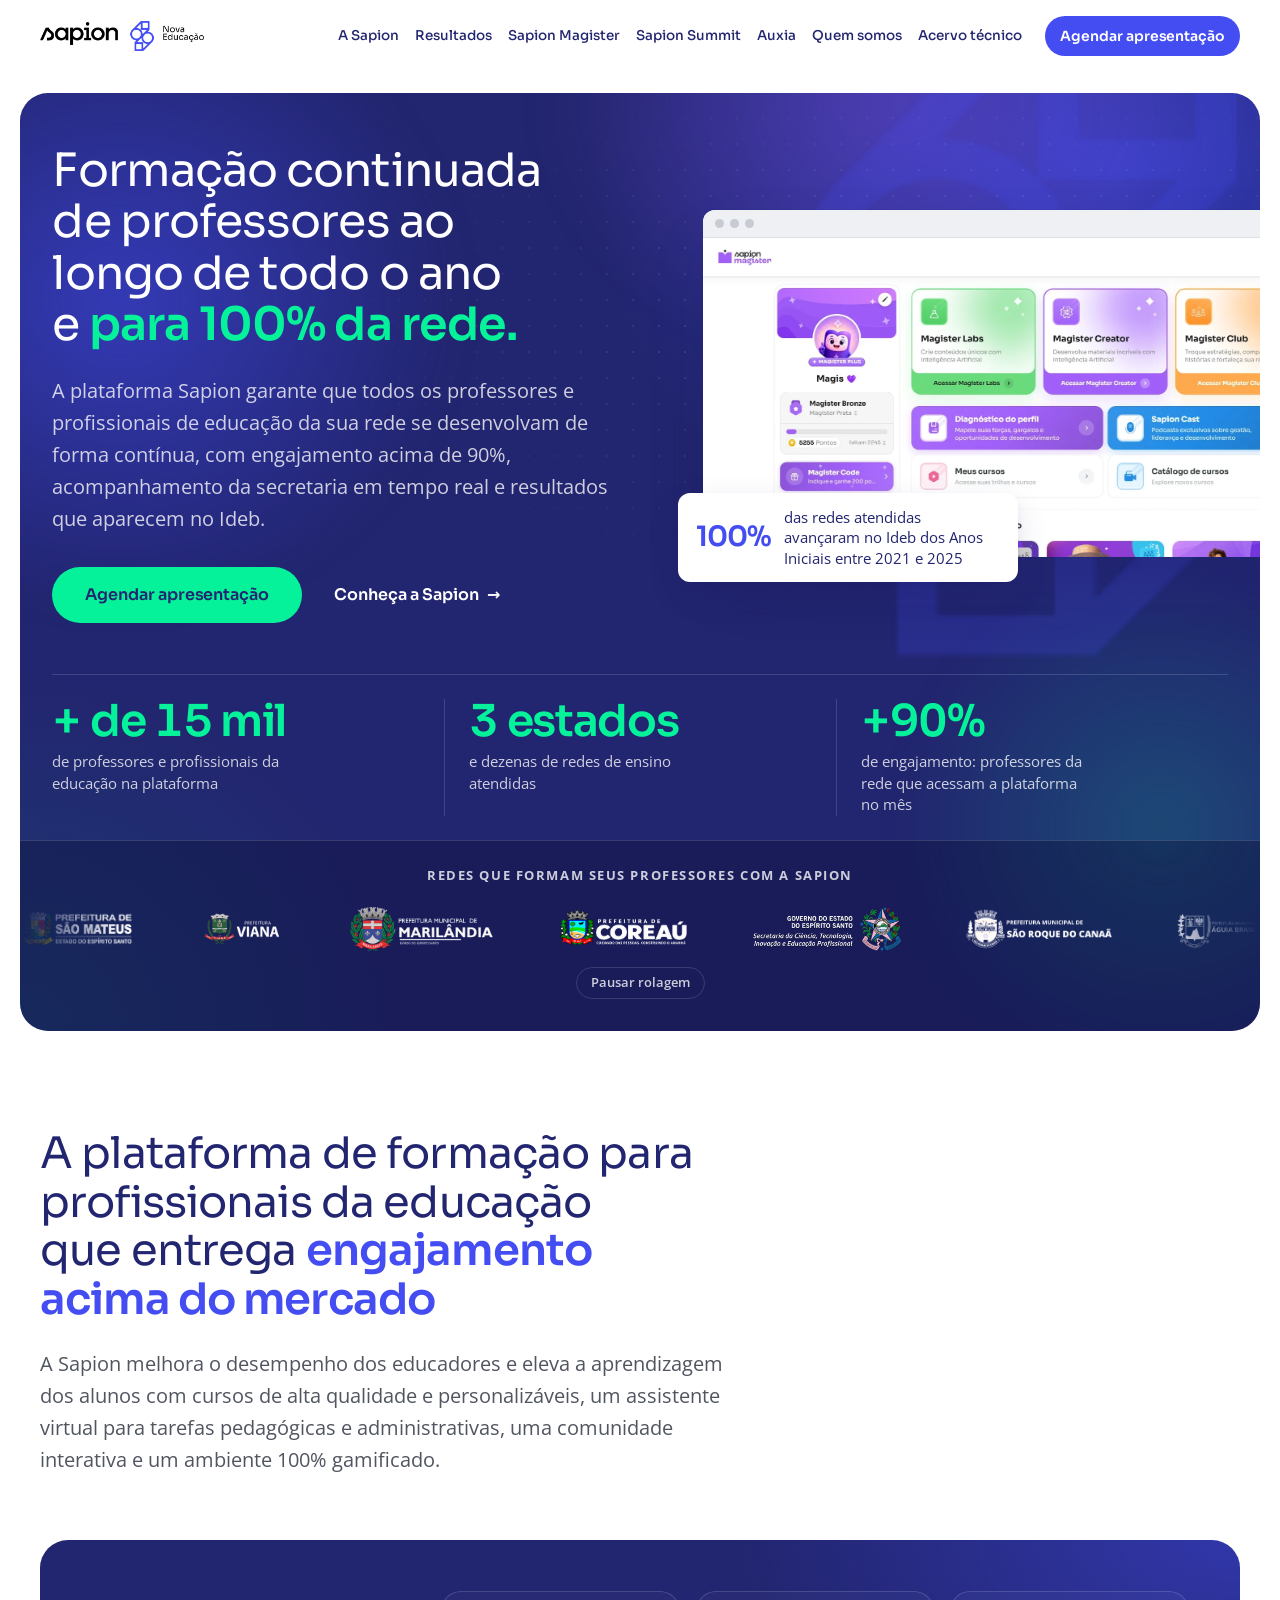
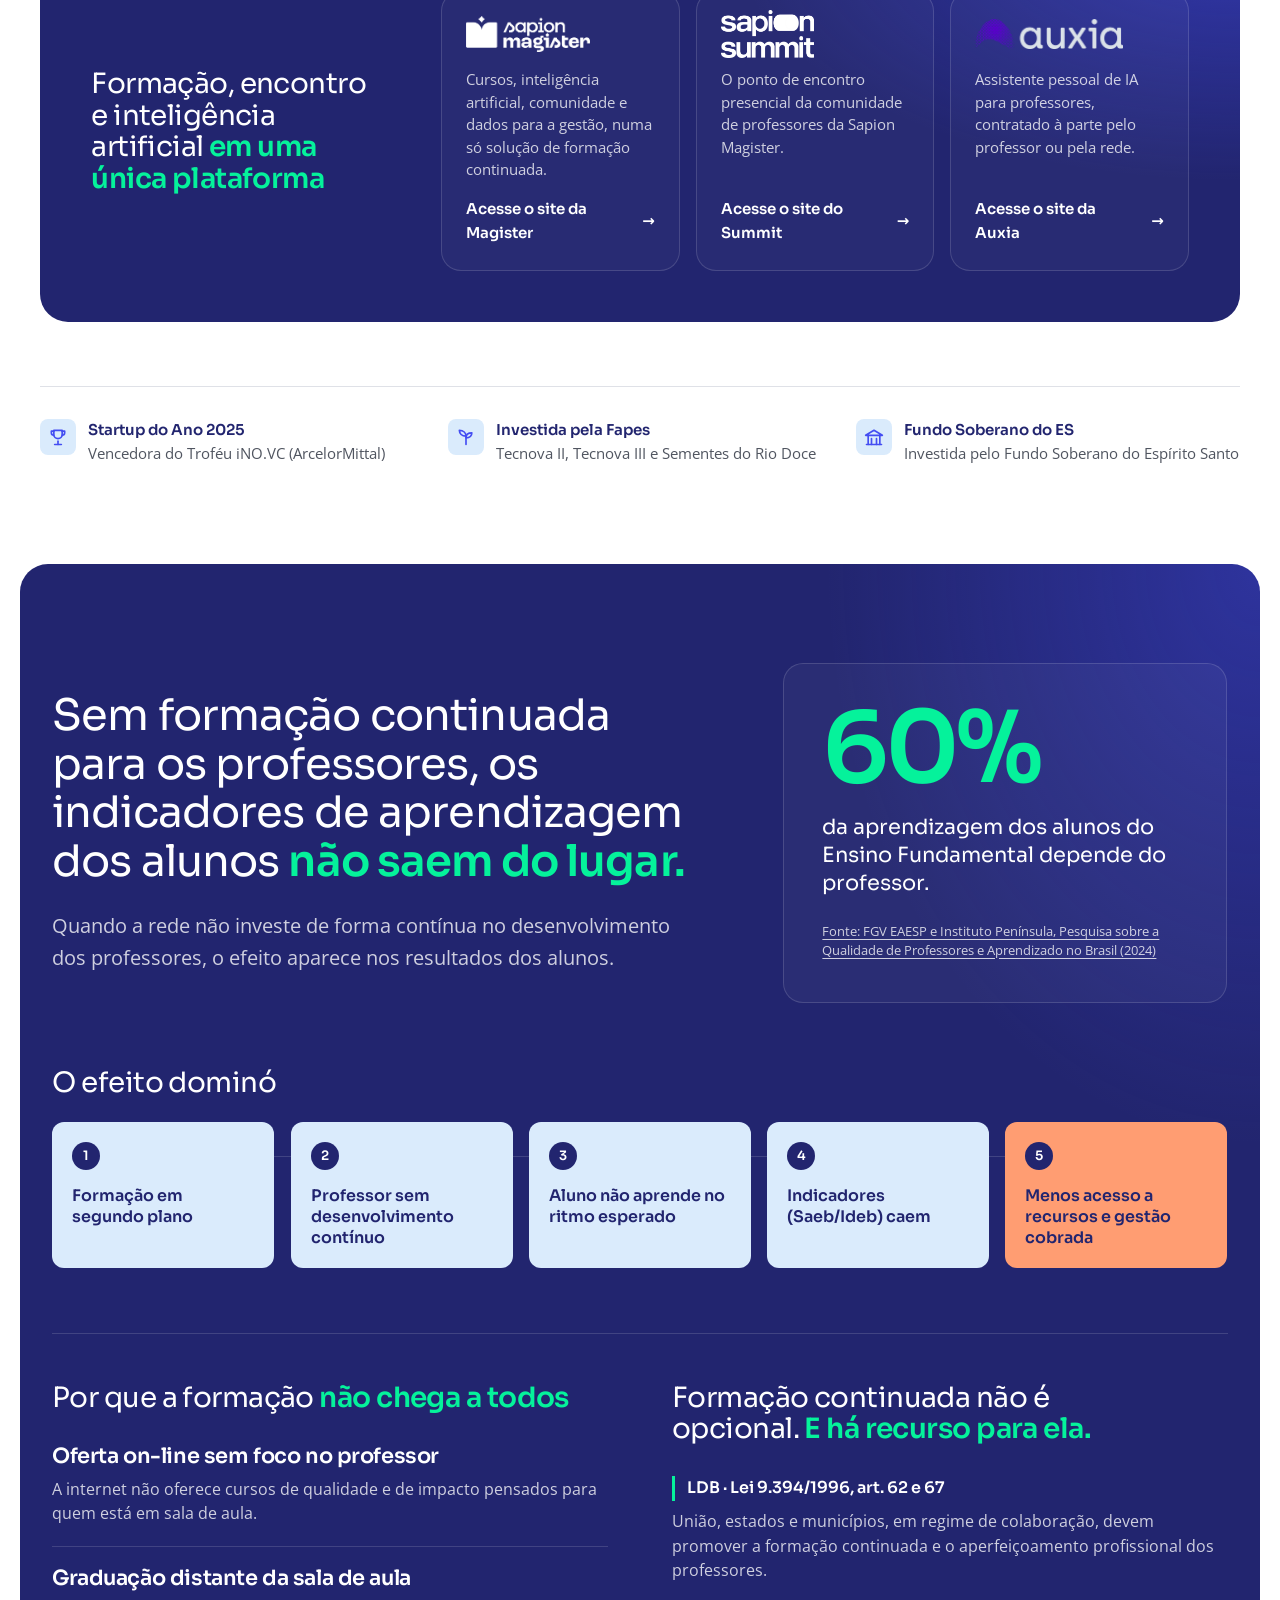
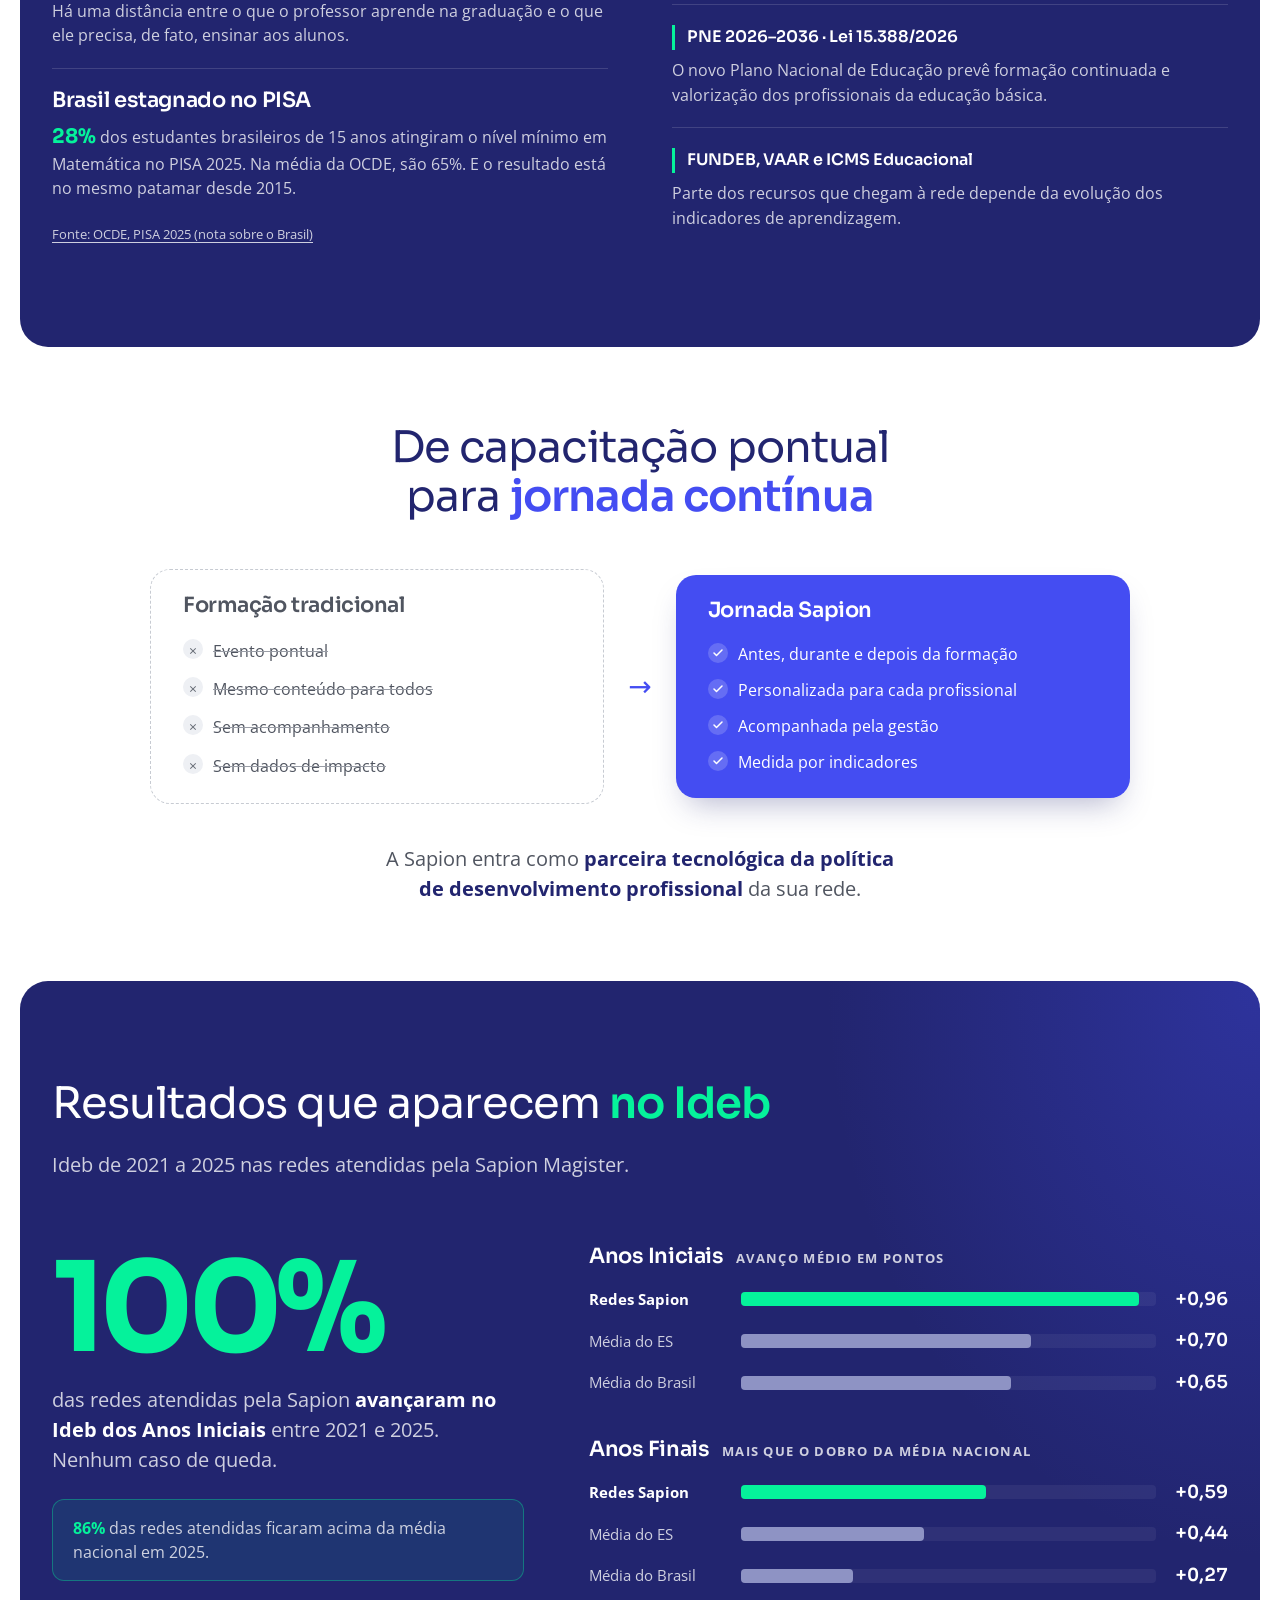
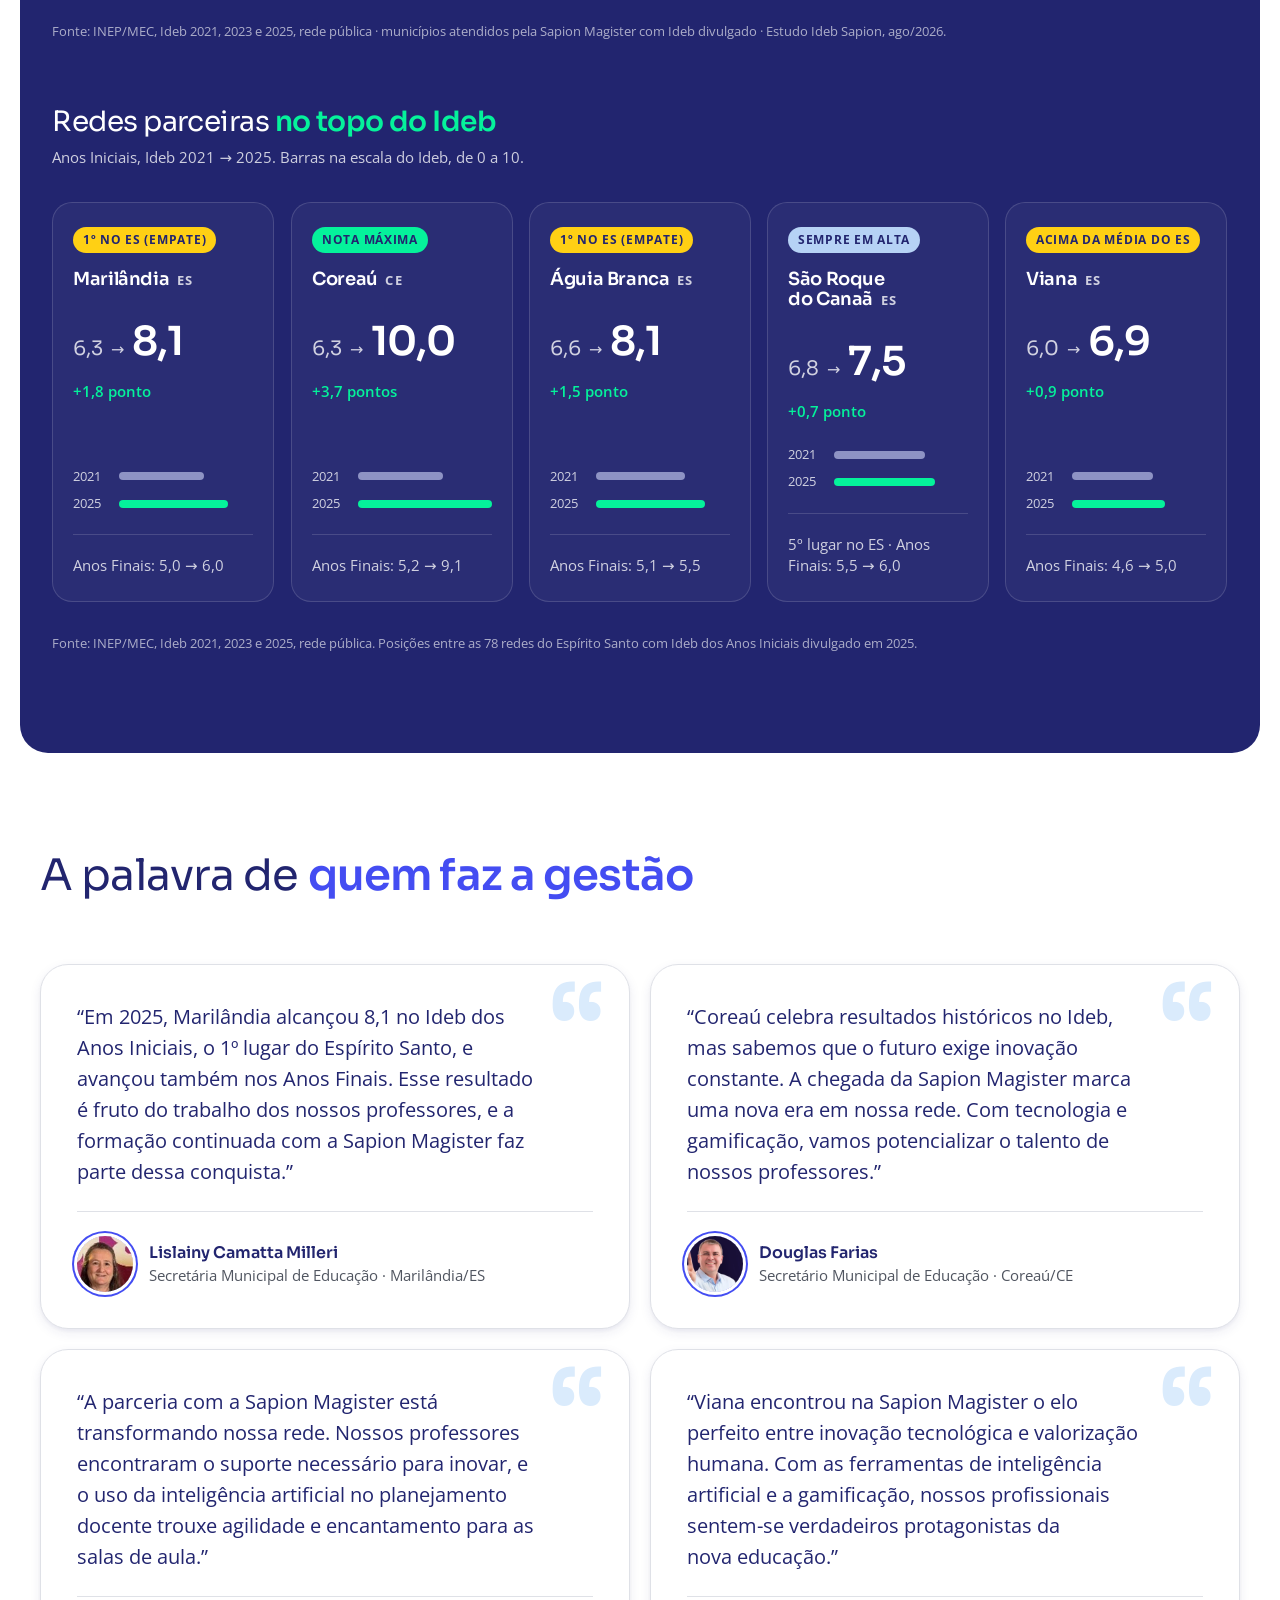
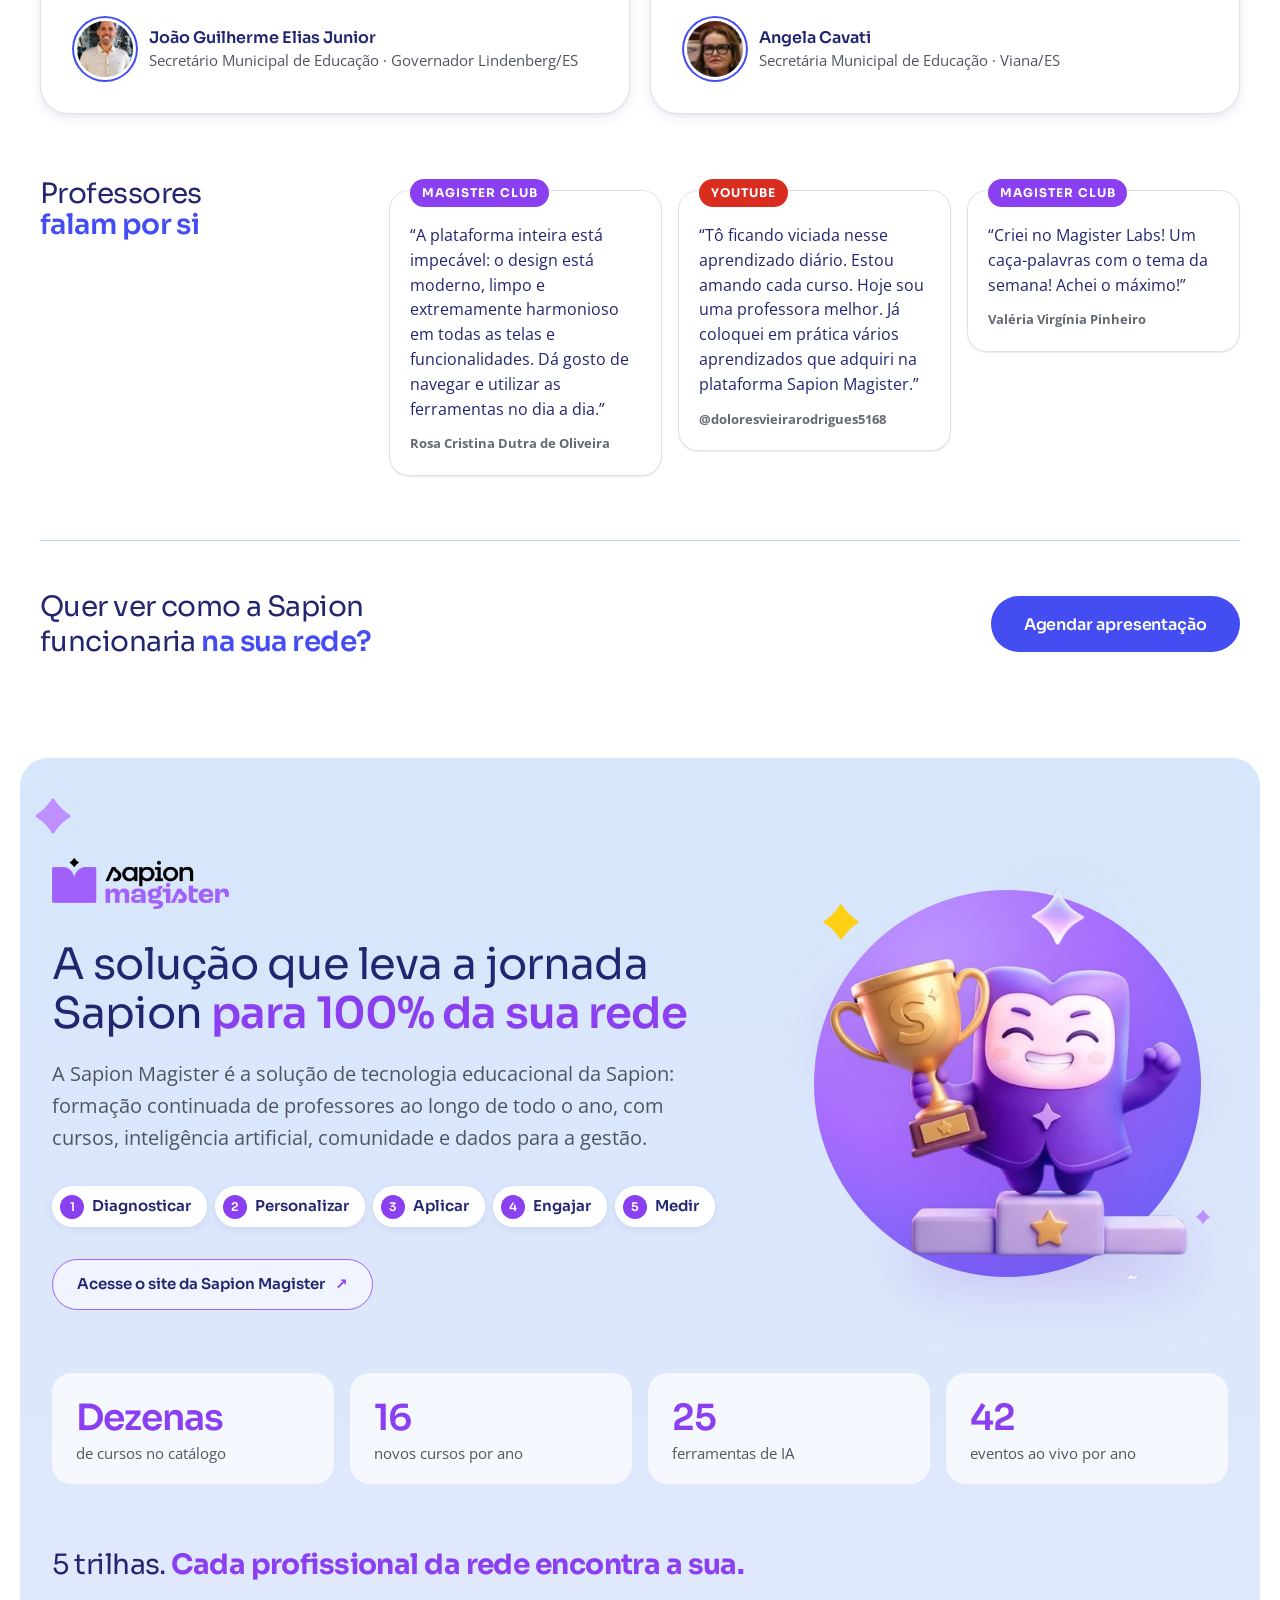
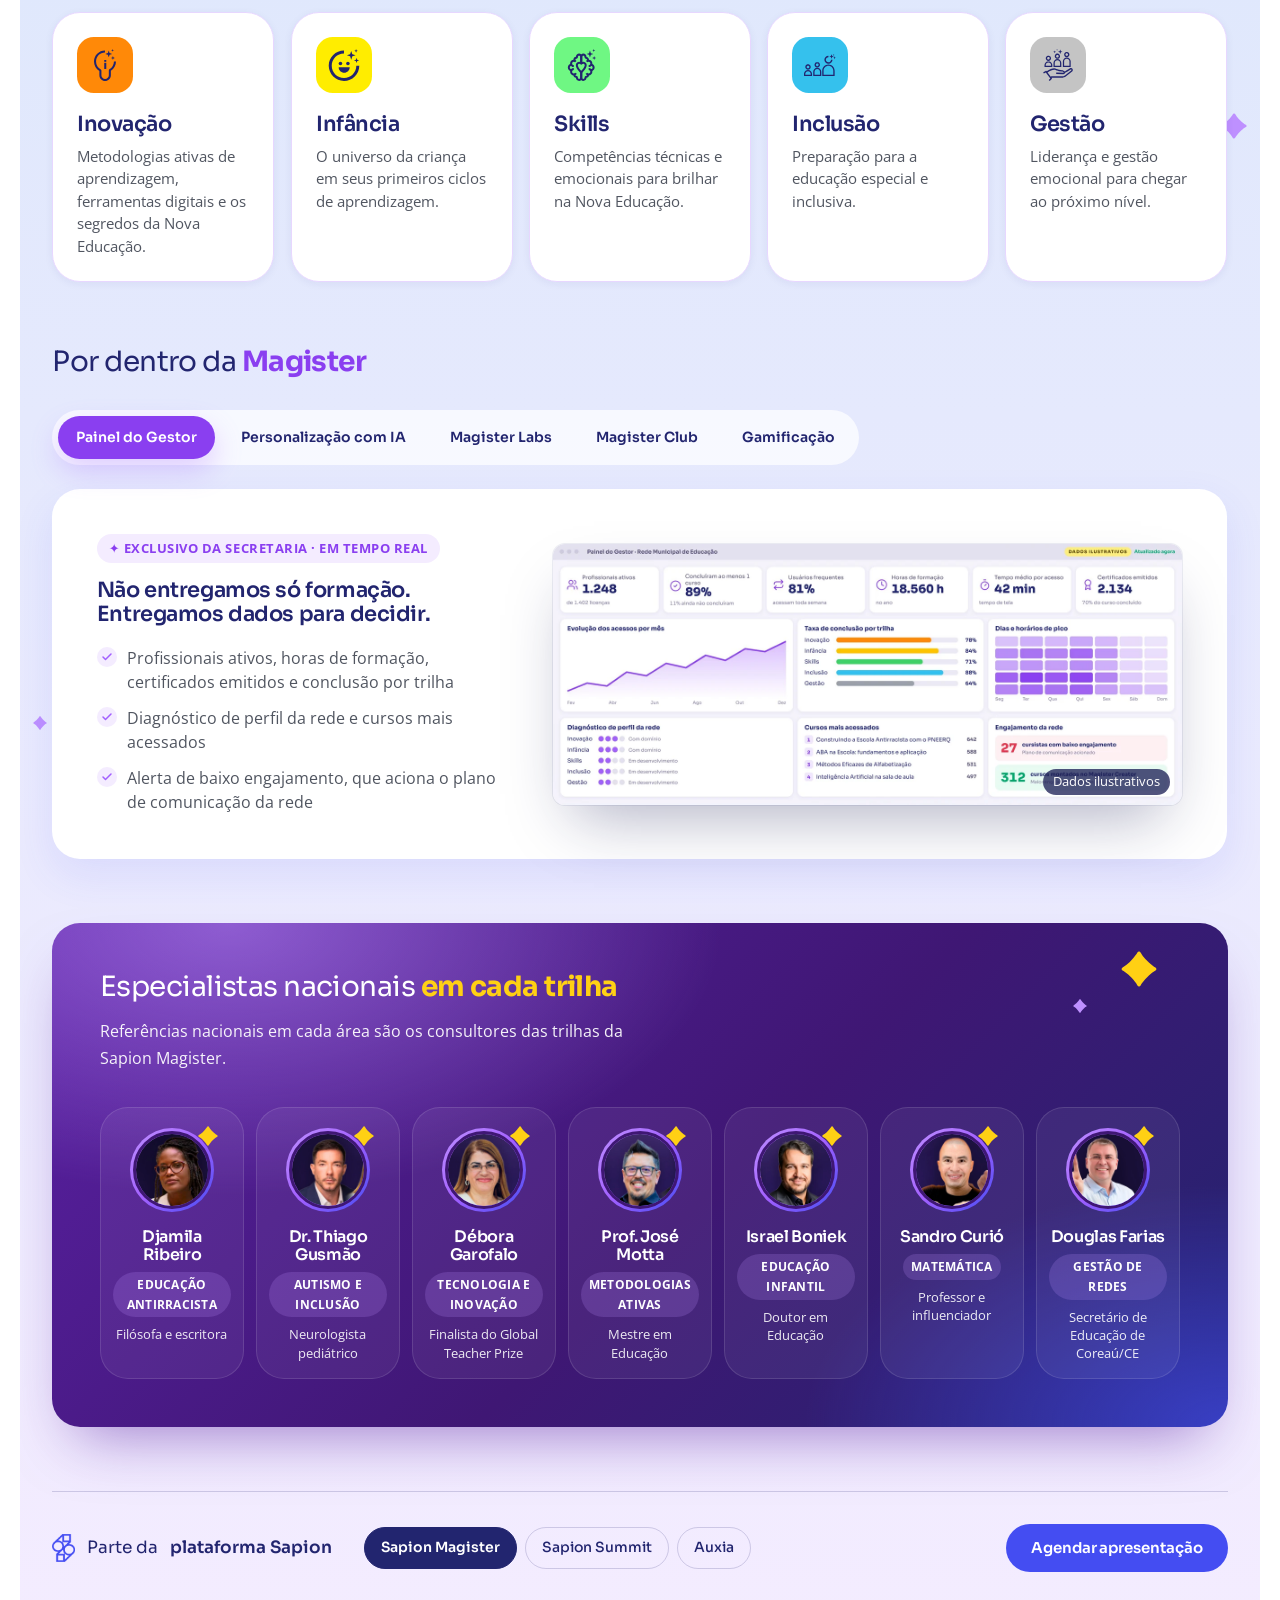
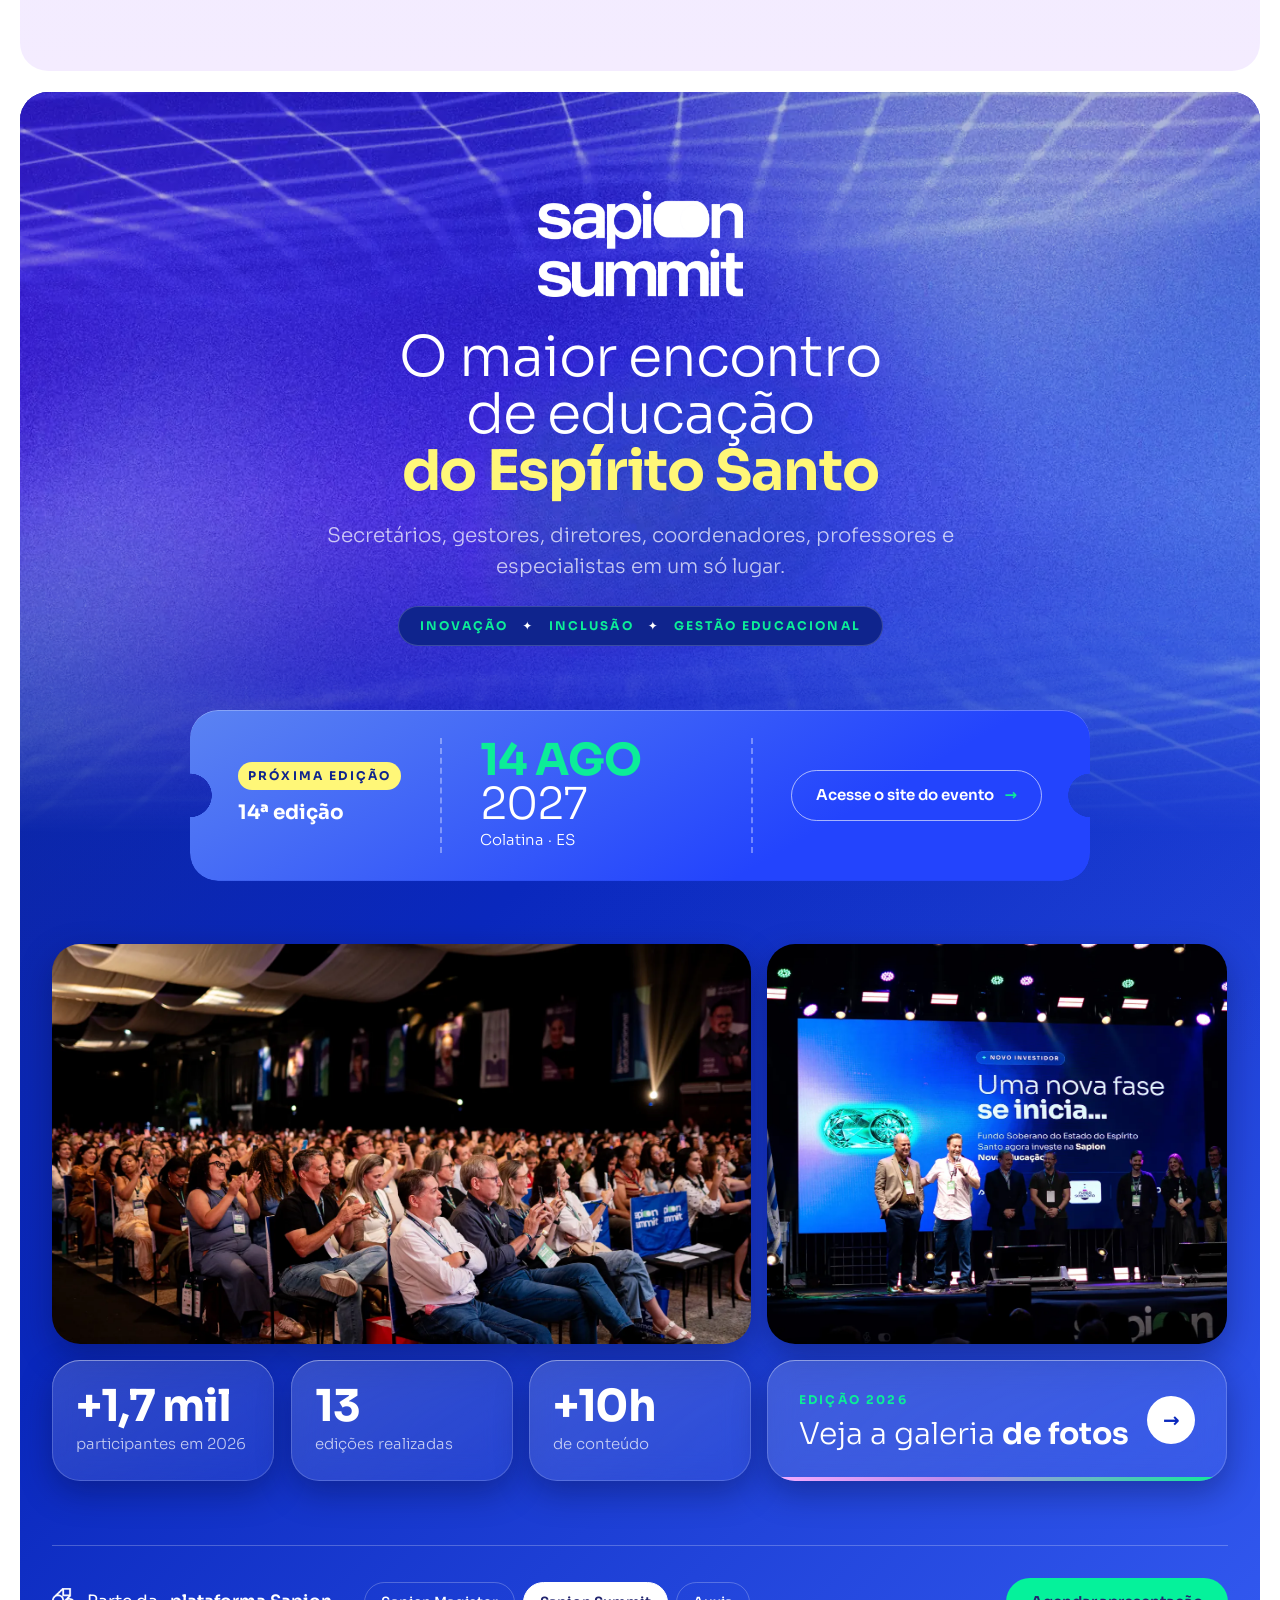
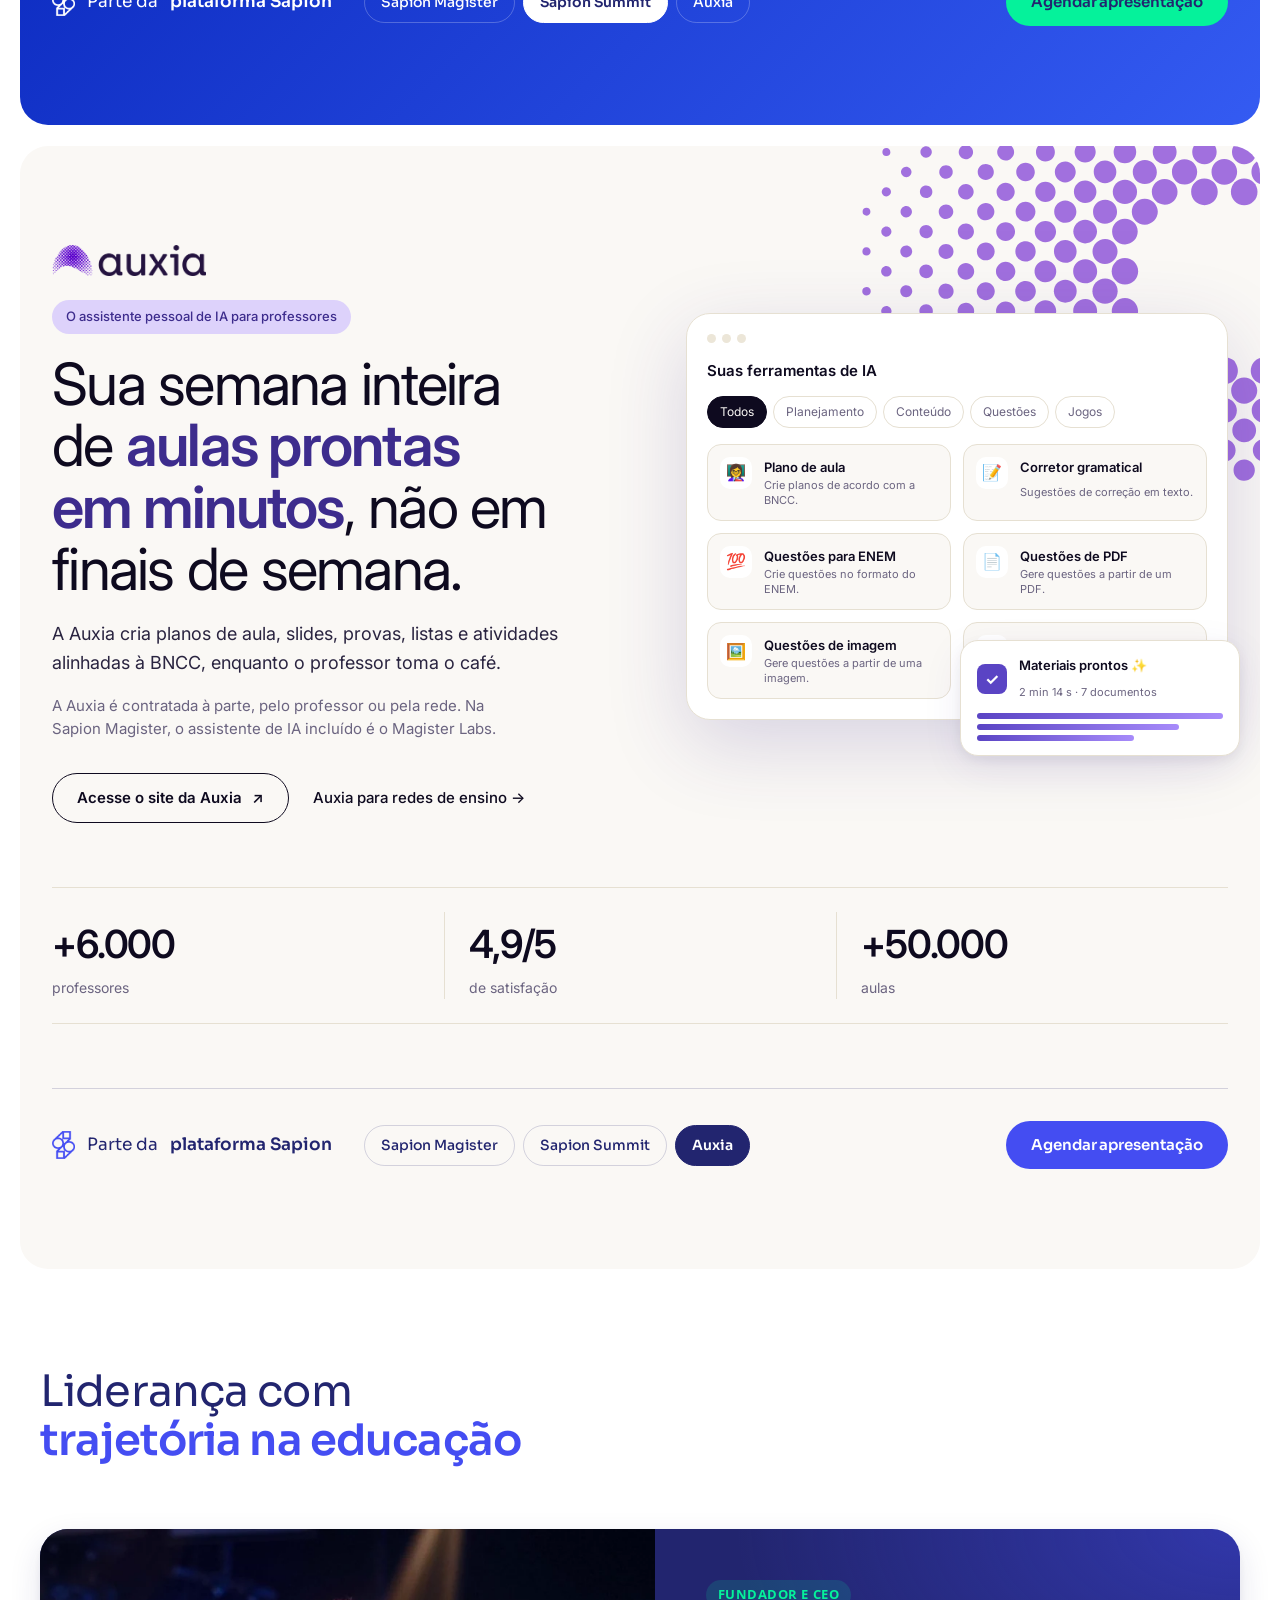
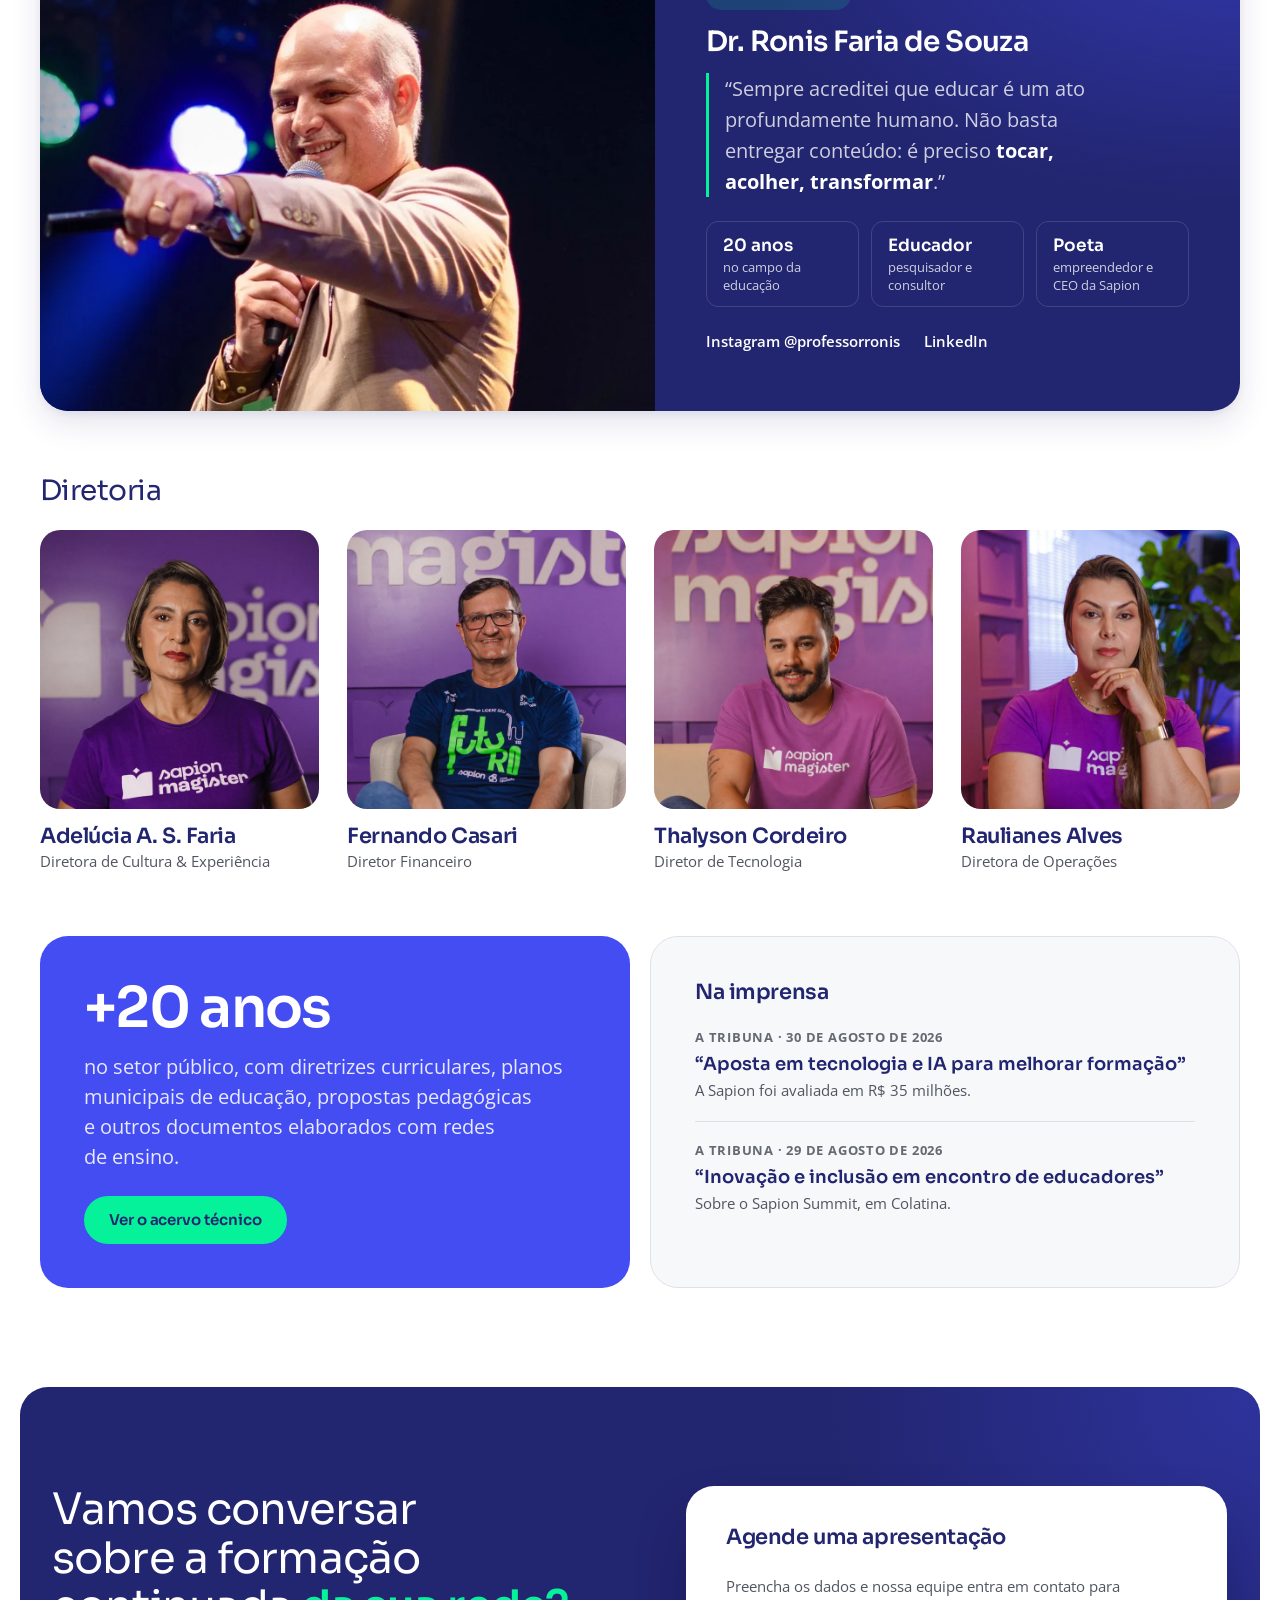
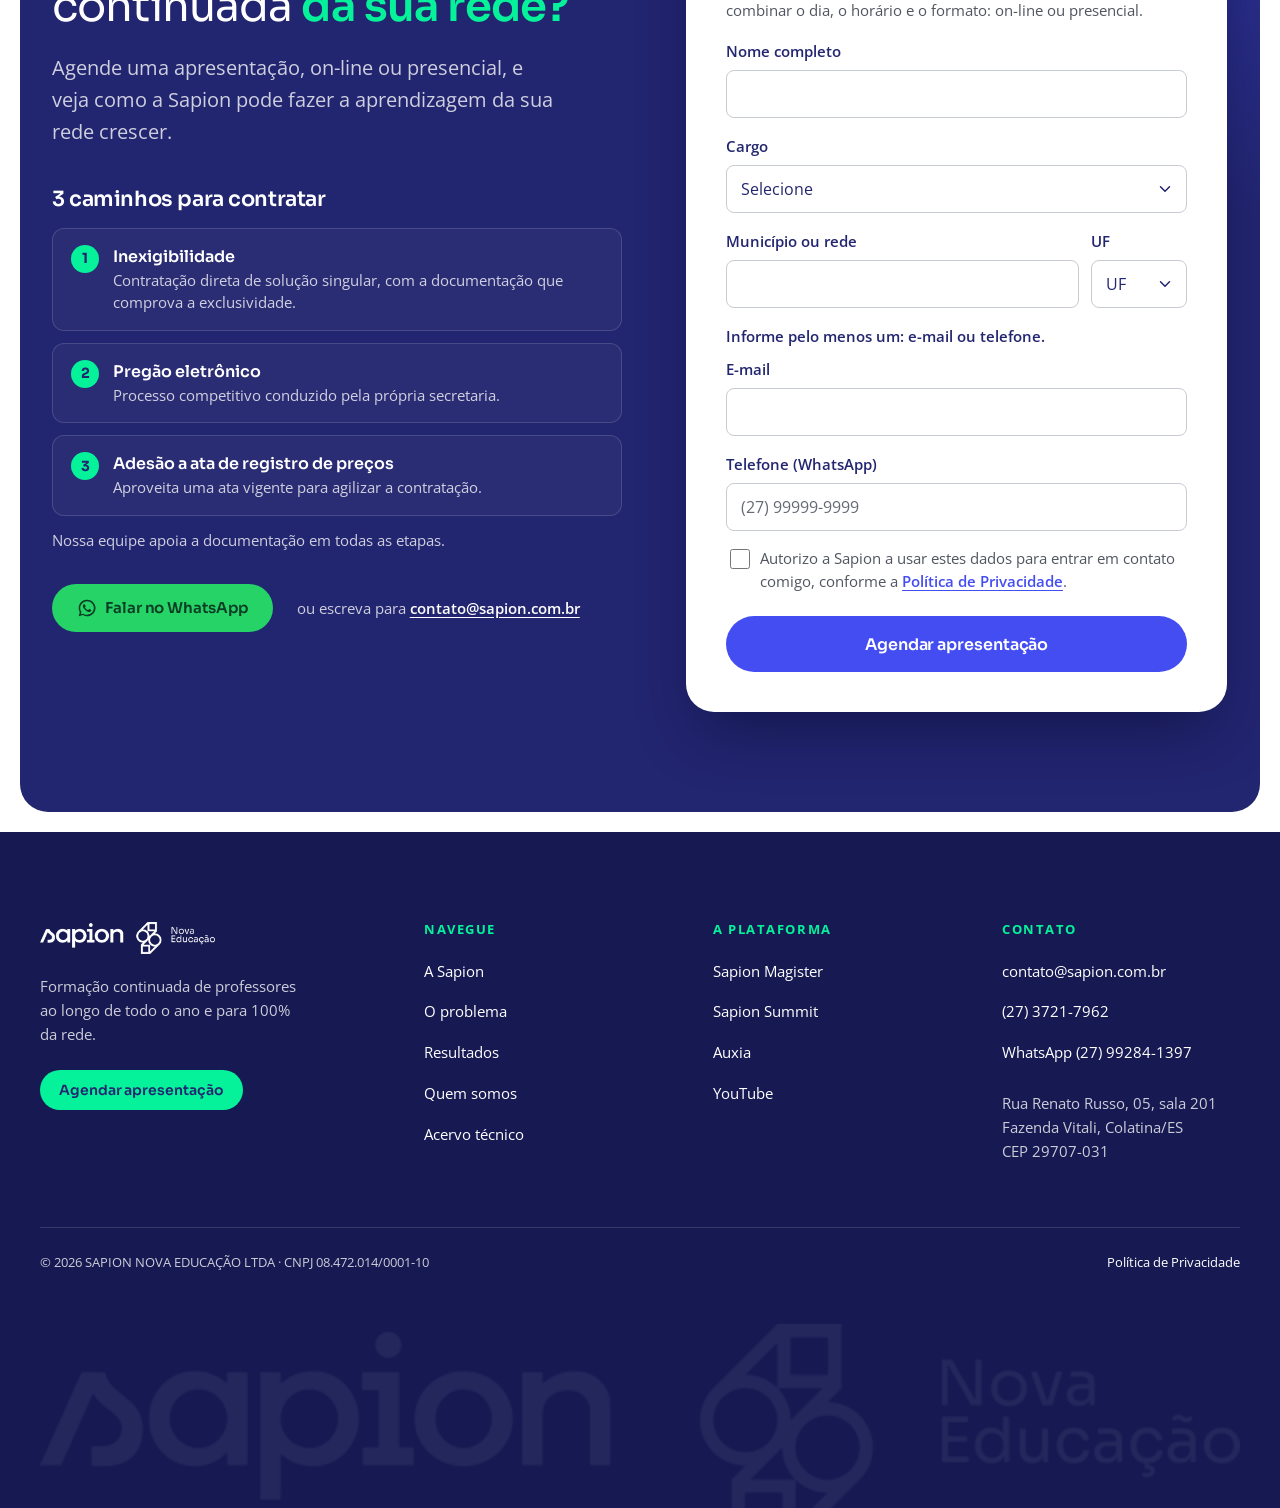
<file: index.html>
<!doctype html>
<html lang="pt-BR">
<head>
  <meta charset="utf-8">
  <script>document.documentElement.classList.add('js')</script>
  <meta name="viewport" content="width=device-width, initial-scale=1">
  <title>Sapion | Formação continuada de professores para 100% da rede</title>
  <meta name="description" content="A Sapion garante que todos os professores e profissionais de educação da sua rede se desenvolvam o ano inteiro, com engajamento acima de 90%, acompanhamento da secretaria em tempo real e resultados que aparecem no Ideb.">
  <!-- Durante a construção o site não deve ser indexado. Remover na publicação (Etapa 7). -->
  <meta name="robots" content="noindex, nofollow">
  <meta name="theme-color" content="#444DF2">
  <!-- SEO:INICIO -->
  <link rel="canonical" href="https://sapion.com.br/">
  <meta property="og:type" content="website">
  <meta property="og:site_name" content="Sapion">
  <meta property="og:locale" content="pt_BR">
  <meta property="og:title" content="Sapion | Formação continuada de professores para 100% da rede">
  <meta property="og:description" content="A Sapion garante que todos os professores e profissionais de educação da sua rede se desenvolvam o ano inteiro, com engajamento acima de 90%, acompanhamento da secretaria em tempo real e resultados que aparecem no Ideb.">
  <meta property="og:url" content="https://sapion.com.br/">
  <meta property="og:image" content="https://sapion.com.br/assets/img/compartilhar.jpg">
  <meta property="og:image:width" content="1200">
  <meta property="og:image:height" content="630">
  <meta property="og:image:alt" content="Sapion: formação continuada de professores ao longo de todo o ano e para 100% da rede.">
  <meta name="twitter:card" content="summary_large_image">
  <meta name="twitter:title" content="Sapion | Formação continuada de professores para 100% da rede">
  <meta name="twitter:description" content="A Sapion garante que todos os professores e profissionais de educação da sua rede se desenvolvam o ano inteiro, com engajamento acima de 90%, acompanhamento da secretaria em tempo real e resultados que aparecem no Ideb.">
  <meta name="twitter:image" content="https://sapion.com.br/assets/img/compartilhar.jpg">
  <script type="application/ld+json">{"@context": "https://schema.org", "@graph": [{"@type": "Organization", "@id": "https://sapion.com.br/#organizacao", "name": "Sapion", "legalName": "SAPION NOVA EDUCAÇÃO LTDA", "taxID": "08.472.014/0001-10", "url": "https://sapion.com.br/", "logo": "https://sapion.com.br/assets/img/favicon/icon-512.png", "description": "Plataforma de formação continuada de professores e profissionais da educação para redes públicas de ensino.", "email": "contato@sapion.com.br", "telephone": "+55 27 3721-7962", "address": {"@type": "PostalAddress", "streetAddress": "Rua Renato Russo, 05, sala 201, Fazenda Vitali", "addressLocality": "Colatina", "addressRegion": "ES", "postalCode": "29707-031", "addressCountry": "BR"}, "sameAs": ["https://www.youtube.com/@sapionmagister", "https://magister.sapion.com.br/", "https://sapionsummit.com.br/"]}, {"@type": "WebSite", "@id": "https://sapion.com.br/#site", "url": "https://sapion.com.br/", "name": "Sapion", "inLanguage": "pt-BR", "publisher": {"@id": "https://sapion.com.br/#organizacao"}}]}</script>
  <!-- SEO:FIM -->

  <link rel="icon" href="assets/img/favicon/favicon-32.png" sizes="32x32" type="image/png">
  <link rel="icon" href="assets/img/favicon/icon-192.png" sizes="192x192" type="image/png">
  <link rel="apple-touch-icon" href="assets/img/favicon/apple-touch-icon.png">

  <!-- Fontes: Sora (títulos) local; Open Sans (texto) via Google Fonts até a Etapa 6 -->
  <link rel="preload" href="assets/fonts/Sora-VariableFont_wght.ttf" as="font" type="font/ttf" crossorigin>
  <link rel="preconnect" href="https://fonts.googleapis.com">
  <link rel="preconnect" href="https://fonts.gstatic.com" crossorigin>
  <link rel="stylesheet" href="https://fonts.googleapis.com/css2?family=Inter:wght@400;500;600;700&family=Open+Sans:ital,wght@0,400..700;1,400&display=swap">

  <link rel="stylesheet" href="assets/css/tokens.css">
  <link rel="stylesheet" href="assets/css/base.css">
  <link rel="stylesheet" href="assets/css/components.css">
  <link rel="stylesheet" href="assets/css/layout.css">
  <link rel="stylesheet" href="assets/css/home.css">
  <link rel="stylesheet" href="assets/css/animacoes.css">
</head>
<body id="topo">
  <a class="pular-link" href="#conteudo">Pular para o conteúdo</a>

  <!-- ================= CABEÇALHO (igual nas duas páginas) ================= -->
  <header class="cabecalho">
    <div class="container cabecalho__inner">
      <a class="cabecalho__logo" href="#topo" aria-label="Sapion Nova Educação, voltar ao início">
        <img src="assets/img/logo/sapion-cor.png" alt="Sapion Nova Educação" width="600" height="110">
      </a>

      <button class="menu-botao" type="button" aria-expanded="false" aria-controls="menu-principal" aria-label="Abrir menu">
        <span class="menu-botao__barras" aria-hidden="true"></span>
      </button>

      <nav id="menu-principal" class="menu" aria-label="Menu principal">
        <ul class="menu__lista">
          <li><a class="menu__link" href="#a-sapion">A Sapion</a></li>
          <li><a class="menu__link" href="#resultados">Resultados</a></li>
          <li><a class="menu__link" href="#magister">Sapion Magister</a></li>
          <li><a class="menu__link" href="#summit">Sapion Summit</a></li>
          <li><a class="menu__link" href="#auxia">Auxia</a></li>
          <li><a class="menu__link" href="#quem-somos">Quem somos</a></li>
          <li><a class="menu__link" href="acervo-tecnico/">Acervo técnico</a></li>
        </ul>
        <a class="btn btn--pequeno menu__cta" href="#contato">Agendar apresentação</a>
      </nav>
    </div>
  </header>

  <main id="conteudo">

    <!-- ================= 3.1 HERO ================= -->
    <section id="inicio" class="hero" aria-labelledby="hero-titulo">
      <div class="painel hero__painel">
        <div class="hero__decor" aria-hidden="true">
          <img src="assets/img/logo/simbolo-azul.png" alt="" width="127" height="160">
        </div>

        <div class="container hero__grade">
          <div class="hero__texto">
            <h1 id="hero-titulo">Formação continuada de professores ao longo de todo o ano e <strong>para 100% da rede.</strong></h1>
            <p class="hero__sub">A plataforma Sapion garante que todos os professores e profissionais de educação da sua rede se desenvolvam de forma contínua, com engajamento acima de 90%, acompanhamento da secretaria em tempo real e resultados que aparecem no Ideb.</p>
            <div class="hero__acoes">
              <a class="btn btn--destaque btn--grande" href="#contato">Agendar apresentação</a>
              <a class="link-seta" href="#a-sapion">Conheça a Sapion</a>
            </div>
          </div>

          <div class="hero__visual">
            <figure class="mockup" style="margin:0">
              <div class="mockup__barra" aria-hidden="true"><span></span><span></span><span></span></div>
              <img src="assets/img/plataforma/painel-do-cursista.webp" width="1548" height="789"
                   alt="Painel do cursista da plataforma Sapion Magister, com acesso ao Magister Labs, Magister Creator, Magister Club, diagnóstico de perfil e cursos em andamento"
                   fetchpriority="high">
            </figure>
            <p class="flutuante hero__flutuante">
              <span class="flutuante__numero">100%</span>
              <span>das redes atendidas avançaram no Ideb dos Anos Iniciais entre 2021 e 2025</span>
            </p>
          </div>
        </div>

        <div class="container">
          <ul class="hero__indicadores" aria-label="A Sapion em números">
            <li class="indicador">
              <span class="indicador__numero">+ de 15 mil</span>
              <span class="indicador__rotulo">de professores e profissionais da educação na plataforma</span>
            </li>
            <li class="indicador">
              <span class="indicador__numero">3 estados</span>
              <span class="indicador__rotulo">e dezenas de redes de ensino atendidas</span>
            </li>
            <li class="indicador">
              <span class="indicador__numero">+90%</span>
              <span class="indicador__rotulo">de engajamento: professores da rede que acessam a plataforma no mês</span>
            </li>
          </ul>
        </div>

        <div class="hero__redes">
          <p class="hero__redes-titulo container">Redes que formam seus professores com a Sapion</p>
          <div class="faixa-logos">
            <div class="faixa-logos__trilho">
              <ul class="faixa-logos__lista">
                <li><img src="assets/img/redes/sao-mateus-es.png" alt="Prefeitura de São Mateus (ES)" width="235" height="91" loading="lazy"></li>
                <li><img src="assets/img/redes/viana-es.png" alt="Prefeitura de Viana (ES)" width="244" height="122" loading="lazy"></li>
                <li><img src="assets/img/redes/marilandia-es.png" alt="Prefeitura Municipal de Marilândia (ES)" width="392" height="120" loading="lazy"></li>
                <li><img src="assets/img/redes/coreau-ce.png" alt="Prefeitura de Coreaú (CE)" width="359" height="120" loading="lazy"></li>
                <li><img src="assets/img/redes/secti-es.png" alt="Governo do Estado do Espírito Santo, Secretaria da Ciência, Tecnologia, Inovação e Educação Profissional" width="273" height="81" loading="lazy"></li>
                <li><img src="assets/img/redes/sao-roque-do-canaa-es.png" alt="Prefeitura de São Roque do Canaã (ES)" width="341" height="102" loading="lazy"></li>
                <li><img src="assets/img/redes/aguia-branca-es.png" alt="Prefeitura Municipal de Águia Branca (ES)" width="203" height="102" loading="lazy"></li>
                <li><img src="assets/img/redes/mantenopolis-es.png" alt="Prefeitura de Mantenópolis (ES)" width="272" height="91" loading="lazy"></li>
                <li><img src="assets/img/redes/rio-bananal-es.png" alt="Prefeitura de Rio Bananal (ES)" width="204" height="116" loading="lazy"></li>
                <li><img src="assets/img/redes/mucurici-es.png" alt="Prefeitura de Mucurici (ES)" width="236" height="72" loading="lazy"></li>
              </ul>
              <!-- Cópia para a rolagem contínua (escondida de leitores de tela) -->
              <ul class="faixa-logos__lista" aria-hidden="true">
                <li><img src="assets/img/redes/sao-mateus-es.png" alt="" width="235" height="91" loading="lazy"></li>
                <li><img src="assets/img/redes/viana-es.png" alt="" width="244" height="122" loading="lazy"></li>
                <li><img src="assets/img/redes/marilandia-es.png" alt="" width="392" height="120" loading="lazy"></li>
                <li><img src="assets/img/redes/coreau-ce.png" alt="" width="359" height="120" loading="lazy"></li>
                <li><img src="assets/img/redes/secti-es.png" alt="" width="273" height="81" loading="lazy"></li>
                <li><img src="assets/img/redes/sao-roque-do-canaa-es.png" alt="" width="341" height="102" loading="lazy"></li>
                <li><img src="assets/img/redes/aguia-branca-es.png" alt="" width="203" height="102" loading="lazy"></li>
                <li><img src="assets/img/redes/mantenopolis-es.png" alt="" width="272" height="91" loading="lazy"></li>
                <li><img src="assets/img/redes/rio-bananal-es.png" alt="" width="204" height="116" loading="lazy"></li>
                <li><img src="assets/img/redes/mucurici-es.png" alt="" width="236" height="72" loading="lazy"></li>
              </ul>
            </div>
          </div>
          <div class="container hero__redes-controle">
            <button type="button" class="faixa-pausa" data-faixa-pausa aria-label="Pausar a rolagem dos brasões">Pausar rolagem</button>
          </div>
        </div>
      </div>
    </section>

    <!-- ================= 3.2 O QUE É A SAPION ================= -->
    <section id="a-sapion" class="secao sapion" aria-labelledby="a-sapion-titulo">
      <div class="container">

        <!-- Definição oficial -->
        <div class="sapion__definicao">
          <h2 id="a-sapion-titulo">A plataforma de formação para profissionais da educação que entrega <strong>engajamento acima do mercado</strong></h2>
          <p class="texto-lead">A Sapion melhora o desempenho dos educadores e eleva a aprendizagem dos alunos com cursos de alta qualidade e personalizáveis, um assistente virtual para tarefas pedagógicas e administrativas, uma comunidade interativa e um ambiente 100% gamificado.</p>
        </div>

        <!-- A plataforma Sapion e suas partes: Magister, Summit e Auxia (layout ref. Zoom "Nossas empresas") -->
        <div class="composicao">
          <div class="composicao__texto">
            <h3>Formação, encontro e inteligência artificial <strong>em uma única plataforma</strong></h3>
          </div>
          <ul class="composicao__partes">
            <li>
              <a class="marca-card" href="https://magister.sapion.com.br/" target="_blank" rel="noopener">
                <img src="assets/img/marcas/magister-branco.png" alt="Sapion Magister" width="600" height="174" loading="lazy" class="marca-card__logo">
                <span class="marca-card__texto">Cursos, inteligência artificial, comunidade e dados para a gestão, numa só solução de formação continuada.</span>
                <span class="link-seta marca-card__link">Acesse o site da Magister</span>
              </a>
            </li>
            <li>
              <a class="marca-card" href="https://sapionsummit.com.br/" target="_blank" rel="noopener">
                <img src="assets/img/marcas/summit-branco.png" alt="Sapion Summit" width="300" height="156" loading="lazy" class="marca-card__logo marca-card__logo--alta">
                <span class="marca-card__texto">O ponto de encontro presencial da comunidade de professores da Sapion Magister.</span>
                <span class="link-seta marca-card__link">Acesse o site do Summit</span>
              </a>
            </li>
            <li>
              <a class="marca-card" href="https://auxiaedu.com.br/" target="_blank" rel="noopener">
                <img src="assets/img/marcas/auxia-negativo.png" alt="Auxia" width="600" height="122" loading="lazy" class="marca-card__logo marca-card__logo--larga">
                <span class="marca-card__texto">Assistente pessoal de IA para professores, contratado à parte pelo professor ou pela rede.</span>
                <span class="link-seta marca-card__link">Acesse o site da Auxia</span>
              </a>
            </li>
          </ul>
        </div>

        <!-- Reconhecimentos -->
        <ul class="reconhecimentos" aria-label="Reconhecimentos">
          <li class="reconhecimento">
            <span class="reconhecimento__icone" aria-hidden="true"><svg viewBox="0 0 24 24" fill="none" stroke="currentColor" stroke-width="2" stroke-linecap="round" stroke-linejoin="round"><path d="M8 21h8"/><path d="M12 17v4"/><path d="M7 4h10v5a5 5 0 0 1-10 0Z"/><path d="M17 5h3v2a3 3 0 0 1-3 3"/><path d="M7 5H4v2a3 3 0 0 0 3 3"/></svg></span>
            <span><strong>Startup do Ano 2025</strong> Vencedora do Troféu iNO.VC (ArcelorMittal)</span>
          </li>
          <li class="reconhecimento">
            <span class="reconhecimento__icone" aria-hidden="true"><svg viewBox="0 0 24 24" fill="none" stroke="currentColor" stroke-width="2" stroke-linecap="round" stroke-linejoin="round"><path d="M12 21V11"/><path d="M12 11C12 7 9 4 4 4c0 4 3 7 8 7Z"/><path d="M12 13c0-3.5 2.5-6 7-6 0 3.5-2.5 6-7 6Z"/></svg></span>
            <span><strong>Investida pela Fapes</strong> Tecnova II, Tecnova III e Sementes do Rio Doce</span>
          </li>
          <li class="reconhecimento">
            <span class="reconhecimento__icone" aria-hidden="true"><svg viewBox="0 0 24 24" fill="none" stroke="currentColor" stroke-width="2" stroke-linecap="round" stroke-linejoin="round"><path d="M3 21h18"/><path d="M5 21V10"/><path d="M19 21V10"/><path d="M9 21v-7"/><path d="M15 21v-7"/><path d="M2 10l10-6 10 6Z"/></svg></span>
            <span><strong>Fundo Soberano do ES</strong> Investida pelo Fundo Soberano do Espírito Santo</span>
          </li>
        </ul>

      </div>
    </section>

    <!-- ================= 3.3 O PROBLEMA ================= -->
    <section id="o-problema" class="secao secao--escura painel problema" aria-labelledby="o-problema-titulo">
      <div class="container">

        <!-- Abertura + dado FGV/Península -->
        <div class="problema__topo">
          <div>
            <h2 id="o-problema-titulo">Sem formação continuada para os professores, os indicadores de aprendizagem dos alunos <strong>não saem do lugar.</strong></h2>
            <p class="texto-lead">Quando a rede não investe de forma contínua no desenvolvimento dos professores, o efeito aparece nos resultados dos alunos.</p>
          </div>
          <figure class="dado-destaque">
            <span class="dado-destaque__numero">60%</span>
            <figcaption>
              <span class="dado-destaque__texto">da aprendizagem dos alunos do Ensino Fundamental depende do professor.</span>
              <a class="dado-destaque__fonte" href="https://eaesp.fgv.br/noticias/estudo-inedito-aponta-que-docente-e-responsavel-60-aprendizagem" target="_blank" rel="noopener">Fonte: FGV EAESP e Instituto Península, Pesquisa sobre a Qualidade de Professores e Aprendizado no Brasil (2024)</a>
            </figcaption>
          </figure>
        </div>

        <!-- Efeito dominó (pitch, p. 6) -->
        <h3 class="problema__rotulo">O efeito dominó</h3>
        <ol class="domino">
          <li class="domino__peca"><span class="domino__n" aria-hidden="true">1</span>Formação em segundo plano</li>
          <li class="domino__peca"><span class="domino__n" aria-hidden="true">2</span>Professor sem desenvolvimento contínuo</li>
          <li class="domino__peca"><span class="domino__n" aria-hidden="true">3</span>Aluno não aprende no ritmo esperado</li>
          <li class="domino__peca"><span class="domino__n" aria-hidden="true">4</span>Indicadores (Saeb/Ideb) caem</li>
          <li class="domino__peca domino__peca--final"><span class="domino__n" aria-hidden="true">5</span>Menos acesso a recursos e gestão cobrada</li>
        </ol>

        <!-- Por que a formação não chega a todos + obrigação legal e recursos, lado a lado
             (revisão de 23/11/2026: os dois blocos viraram um só) -->
        <div class="contexto">
          <div class="causas">
            <h3 class="contexto__titulo">Por que a formação <strong>não chega a todos</strong></h3>
            <ul class="causas__lista">
              <li>
                <h4>Oferta on-line sem foco no professor</h4>
                <p>A internet não oferece cursos de qualidade e de impacto pensados para quem está em sala de aula.</p>
              </li>
              <li>
                <h4>Graduação distante da sala de aula</h4>
                <p>Há uma distância entre o que o professor aprende na graduação e o que ele precisa, de fato, ensinar aos alunos.</p>
              </li>
              <li>
                <h4>Brasil estagnado no PISA</h4>
                <p><strong class="causas__numero">28%</strong> dos estudantes brasileiros de 15 anos atingiram o nível mínimo em Matemática no PISA 2025. Na média da OCDE, são 65%. E o resultado está no mesmo patamar desde 2015.</p>
                <a class="causas__fonte" href="https://www.oecd.org/en/publications/pisa-2025-results-volume-i-country-notes_2d4ff9ea-en/brazil_d65ba095-en.html" target="_blank" rel="noopener">Fonte: OCDE, PISA 2025 (nota sobre o Brasil)</a>
              </li>
            </ul>
          </div>

          <!-- É obrigação legal e há recurso (pitch, p. 3 e 5) -->
          <div class="obrigacao">
            <h3 class="contexto__titulo">Formação continuada não é opcional. <strong>E há recurso para ela.</strong></h3>
            <ul class="obrigacao__lista">
            <li>
              <span class="obrigacao__lei">LDB · Lei 9.394/1996, art. 62 e 67</span>
              União, estados e municípios, em regime de colaboração, devem promover a formação continuada e o aperfeiçoamento profissional dos professores.
            </li>
            <li>
              <span class="obrigacao__lei">PNE 2026–2036 · Lei 15.388/2026</span>
              O novo Plano Nacional de Educação prevê formação continuada e valorização dos profissionais da educação básica.
            </li>
            <li>
              <span class="obrigacao__lei">FUNDEB, VAAR e ICMS Educacional</span>
              Parte dos recursos que chegam à rede depende da evolução dos indicadores de aprendizagem.
            </li>
          </ul>
          </div>
        </div>

      </div>
    </section>

    <!-- ================= PONTE: de capacitação pontual para jornada contínua (pitch, p. 9) =================
         Faixa clara entre os dois painéis escuros (O problema e Resultados). Revisão de 23/11/2026. -->
    <section class="secao secao--ponte" aria-labelledby="ponte-titulo">
      <div class="container">
        <div class="ponte">
          <h2 class="ponte__titulo" id="ponte-titulo">De capacitação pontual para <strong>jornada contínua</strong></h2>
          <div class="ponte__comparacao">
            <div class="ponte__lado ponte__lado--antes">
              <h3>Formação tradicional</h3>
              <ul>
                <li>Evento pontual</li>
                <li>Mesmo conteúdo para todos</li>
                <li>Sem acompanhamento</li>
                <li>Sem dados de impacto</li>
              </ul>
            </div>
            <span class="ponte__seta" aria-hidden="true">→</span>
            <div class="ponte__lado ponte__lado--depois">
              <h3>Jornada Sapion</h3>
              <ul class="lista-check">
                <li>Antes, durante e depois da formação</li>
                <li>Personalizada para cada profissional</li>
                <li>Acompanhada pela gestão</li>
                <li>Medida por indicadores</li>
              </ul>
            </div>
          </div>
          <p class="ponte__fecho">A Sapion entra como <strong>parceira tecnológica da política de desenvolvimento profissional</strong> da sua rede.</p>
        </div>
      </div>
    </section>

    <!-- ================= 3.5 RESULTADOS NO IDEB (pitch, p. 14 e 15) ================= -->
    <section id="resultados" class="secao secao--escura painel resultados" aria-labelledby="resultados-titulo">
      <div class="container">
        <div class="secao-cabeca">
          <h2 class="secao-titulo" id="resultados-titulo">Resultados que aparecem <strong>no Ideb</strong></h2>
          <p class="texto-lead">Ideb de 2021 a 2025 nas redes atendidas pela Sapion Magister.</p>
        </div>

        <div class="resultados__topo">
          <div class="resultados__destaque">
            <span class="resultados__numero">100%</span>
            <p>das redes atendidas pela Sapion <strong>avançaram no Ideb dos Anos Iniciais</strong> entre 2021 e 2025. Nenhum caso de queda.</p>
            <p class="resultados__nota"><strong>86%</strong> das redes atendidas ficaram acima da média nacional em 2025.</p>
          </div>
          <figure class="resultados__graficos" aria-label="Avanço médio no Ideb, em pontos, entre 2021 e 2025">
            <div class="comparativo">
              <h3 class="comparativo__titulo">Anos Iniciais <span>Avanço médio em pontos</span></h3>
              <ul class="comparativo__lista">
                <li class="comparativo__item comparativo__item--sapion">
                  <span class="comparativo__rotulo">Redes Sapion</span>
                  <span class="comparativo__trilho" aria-hidden="true"><span class="comparativo__barra" style="width:96.0%"></span></span>
                  <span class="comparativo__valor">+0,96</span>
                </li>
                <li class="comparativo__item">
                  <span class="comparativo__rotulo">Média do ES</span>
                  <span class="comparativo__trilho" aria-hidden="true"><span class="comparativo__barra" style="width:70.0%"></span></span>
                  <span class="comparativo__valor">+0,70</span>
                </li>
                <li class="comparativo__item">
                  <span class="comparativo__rotulo">Média do Brasil</span>
                  <span class="comparativo__trilho" aria-hidden="true"><span class="comparativo__barra" style="width:65.0%"></span></span>
                  <span class="comparativo__valor">+0,65</span>
                </li>
              </ul>
            </div>
            <div class="comparativo">
              <h3 class="comparativo__titulo">Anos Finais <span>Mais que o dobro da média nacional</span></h3>
              <ul class="comparativo__lista">
                <li class="comparativo__item comparativo__item--sapion">
                  <span class="comparativo__rotulo">Redes Sapion</span>
                  <span class="comparativo__trilho" aria-hidden="true"><span class="comparativo__barra" style="width:59.0%"></span></span>
                  <span class="comparativo__valor">+0,59</span>
                </li>
                <li class="comparativo__item">
                  <span class="comparativo__rotulo">Média do ES</span>
                  <span class="comparativo__trilho" aria-hidden="true"><span class="comparativo__barra" style="width:44.0%"></span></span>
                  <span class="comparativo__valor">+0,44</span>
                </li>
                <li class="comparativo__item">
                  <span class="comparativo__rotulo">Média do Brasil</span>
                  <span class="comparativo__trilho" aria-hidden="true"><span class="comparativo__barra" style="width:27.0%"></span></span>
                  <span class="comparativo__valor">+0,27</span>
                </li>
              </ul>
            </div>
          </figure>
        </div>
        <p class="resultados__fonte">Fonte: INEP/MEC, Ideb 2021, 2023 e 2025, rede pública · municípios atendidos pela Sapion Magister com Ideb divulgado · Estudo Ideb Sapion, ago/2026.</p>

        <h3 class="resultados__subtitulo">Redes parceiras <strong>no topo do Ideb</strong></h3>
        <p class="resultados__legenda">Anos Iniciais, Ideb 2021 → 2025. Barras na escala do Ideb, de 0 a 10.</p>
        <ul class="casos">
            <li class="caso">
              <span class="selo-res selo-res--amarelo">1º no ES (empate)</span>
              <h4 class="caso__cidade">Marilândia <span>ES</span></h4>
              <p class="caso__notas"><span class="caso__antes">6,3</span><span class="caso__seta" aria-hidden="true">→</span><strong>8,1</strong><span class="sr-only"> no Ideb dos Anos Iniciais, de 2021 para 2025</span></p>
              <p class="caso__delta">+1,8 ponto</p>
              <div class="caso__escala" aria-hidden="true">
                <span class="caso__linha"><em>2021</em><span class="caso__barra caso__barra--antes" style="width:63%"></span></span>
                <span class="caso__linha"><em>2025</em><span class="caso__barra" style="width:81%"></span></span>
              </div>
              <p class="caso__finais">Anos Finais: 5,0 → 6,0</p>
            </li>
            <li class="caso">
              <span class="selo-res selo-res--verde">Nota máxima</span>
              <h4 class="caso__cidade">Coreaú <span>CE</span></h4>
              <p class="caso__notas"><span class="caso__antes">6,3</span><span class="caso__seta" aria-hidden="true">→</span><strong>10,0</strong><span class="sr-only"> no Ideb dos Anos Iniciais, de 2021 para 2025</span></p>
              <p class="caso__delta">+3,7 pontos</p>
              <div class="caso__escala" aria-hidden="true">
                <span class="caso__linha"><em>2021</em><span class="caso__barra caso__barra--antes" style="width:63%"></span></span>
                <span class="caso__linha"><em>2025</em><span class="caso__barra" style="width:100%"></span></span>
              </div>
              <p class="caso__finais">Anos Finais: 5,2 → 9,1</p>
            </li>
            <li class="caso">
              <span class="selo-res selo-res--amarelo">1º no ES (empate)</span>
              <h4 class="caso__cidade">Águia Branca <span>ES</span></h4>
              <p class="caso__notas"><span class="caso__antes">6,6</span><span class="caso__seta" aria-hidden="true">→</span><strong>8,1</strong><span class="sr-only"> no Ideb dos Anos Iniciais, de 2021 para 2025</span></p>
              <p class="caso__delta">+1,5 ponto</p>
              <div class="caso__escala" aria-hidden="true">
                <span class="caso__linha"><em>2021</em><span class="caso__barra caso__barra--antes" style="width:66%"></span></span>
                <span class="caso__linha"><em>2025</em><span class="caso__barra" style="width:81%"></span></span>
              </div>
              <p class="caso__finais">Anos Finais: 5,1 → 5,5</p>
            </li>
            <li class="caso">
              <span class="selo-res selo-res--azul">Sempre em alta</span>
              <h4 class="caso__cidade">São Roque do Canaã <span>ES</span></h4>
              <p class="caso__notas"><span class="caso__antes">6,8</span><span class="caso__seta" aria-hidden="true">→</span><strong>7,5</strong><span class="sr-only"> no Ideb dos Anos Iniciais, de 2021 para 2025</span></p>
              <p class="caso__delta">+0,7 ponto</p>
              <div class="caso__escala" aria-hidden="true">
                <span class="caso__linha"><em>2021</em><span class="caso__barra caso__barra--antes" style="width:68%"></span></span>
                <span class="caso__linha"><em>2025</em><span class="caso__barra" style="width:75%"></span></span>
              </div>
              <p class="caso__finais">5º lugar no ES · Anos Finais: 5,5 → 6,0</p>
            </li>
            <li class="caso">
              <span class="selo-res selo-res--amarelo">Acima da média do ES</span>
              <h4 class="caso__cidade">Viana <span>ES</span></h4>
              <p class="caso__notas"><span class="caso__antes">6,0</span><span class="caso__seta" aria-hidden="true">→</span><strong>6,9</strong><span class="sr-only"> no Ideb dos Anos Iniciais, de 2021 para 2025</span></p>
              <p class="caso__delta">+0,9 ponto</p>
              <div class="caso__escala" aria-hidden="true">
                <span class="caso__linha"><em>2021</em><span class="caso__barra caso__barra--antes" style="width:60%"></span></span>
                <span class="caso__linha"><em>2025</em><span class="caso__barra" style="width:69%"></span></span>
              </div>
              <p class="caso__finais">Anos Finais: 4,6 → 5,0</p>
            </li>
        </ul>
        <p class="resultados__fonte">Fonte: INEP/MEC, Ideb 2021, 2023 e 2025, rede pública. Posições entre as 78 redes do Espírito Santo com Ideb dos Anos Iniciais divulgado em 2025.</p>
      </div>
    </section>

    <!-- ================= 3.6 PROVA SOCIAL (pitch, p. 16 e 17) ================= -->
    <section id="prova-social" class="secao prova" aria-labelledby="prova-social-titulo">
      <div class="container">
        <div class="secao-cabeca">
          <h2 class="secao-titulo" id="prova-social-titulo">A palavra de <strong>quem faz a gestão</strong></h2>
        </div>
        <ul class="depoimentos">
          <li>
            <figure class="depoimento">
              <blockquote><p>“Em 2025, Marilândia alcançou 8,1 no Ideb dos Anos Iniciais, o 1º lugar do Espírito Santo, e avançou também nos Anos Finais. Esse resultado é fruto do trabalho dos nossos professores, e a formação continuada com a Sapion Magister faz parte dessa conquista.”</p></blockquote>
              <figcaption class="depoimento__autor">
                <img src="assets/img/depoimentos/lislainy-milleri.webp" alt="" width="160" height="160" loading="lazy">
                <span><strong>Lislainy Camatta Milleri</strong> Secretária Municipal de Educação · Marilândia/ES</span>
              </figcaption>
            </figure>
          </li>
          <li>
            <figure class="depoimento">
              <blockquote><p>“Coreaú celebra resultados históricos no Ideb, mas sabemos que o futuro exige inovação constante. A chegada da Sapion Magister marca uma nova era em nossa rede. Com tecnologia e gamificação, vamos potencializar o talento de nossos professores.”</p></blockquote>
              <figcaption class="depoimento__autor">
                <img src="assets/img/especialistas/douglas-farias.webp" alt="" width="320" height="320" loading="lazy">
                <span><strong>Douglas Farias</strong> Secretário Municipal de Educação · Coreaú/CE</span>
              </figcaption>
            </figure>
          </li>
          <li>
            <figure class="depoimento">
              <blockquote><p>“A parceria com a Sapion Magister está transformando nossa rede. Nossos professores encontraram o suporte necessário para inovar, e o uso da inteligência artificial no planejamento docente trouxe agilidade e encantamento para as salas de aula.”</p></blockquote>
              <figcaption class="depoimento__autor">
                <img src="assets/img/depoimentos/joao-guilherme.webp" alt="" width="160" height="160" loading="lazy">
                <span><strong>João Guilherme Elias Junior</strong> Secretário Municipal de Educação · Governador Lindenberg/ES</span>
              </figcaption>
            </figure>
          </li>
          <li>
            <figure class="depoimento">
              <blockquote><p>“Viana encontrou na Sapion Magister o elo perfeito entre inovação tecnológica e valorização humana. Com as ferramentas de inteligência artificial e a gamificação, nossos profissionais sentem-se verdadeiros protagonistas da nova educação.”</p></blockquote>
              <figcaption class="depoimento__autor">
                <img src="assets/img/depoimentos/angela-cavati.webp" alt="" width="160" height="160" loading="lazy">
                <span><strong>Angela Cavati</strong> Secretária Municipal de Educação · Viana/ES</span>
              </figcaption>
            </figure>
          </li>
        </ul>

        <div class="professores">
          <div class="professores__cabeca">
            <h3>Professores <strong>falam por si</strong></h3>
          </div>
          <ul class="comentarios">
          <li class="comentario comentario--club">
            <span class="comentario__origem">Magister Club</span>
            <p>“A plataforma inteira está impecável: o design está moderno, limpo e extremamente harmonioso em todas as telas e funcionalidades. Dá gosto de navegar e utilizar as ferramentas no dia a dia.”</p>
            <span class="comentario__autor">Rosa Cristina Dutra de Oliveira</span>
          </li>
          <li class="comentario comentario--youtube">
            <span class="comentario__origem">YouTube</span>
            <p>“Tô ficando viciada nesse aprendizado diário. Estou amando cada curso. Hoje sou uma professora melhor. Já coloquei em prática vários aprendizados que adquiri na plataforma Sapion Magister.”</p>
            <span class="comentario__autor">@doloresvieirarodrigues5168</span>
          </li>
          <li class="comentario comentario--club">
            <span class="comentario__origem">Magister Club</span>
            <p>“Criei no Magister Labs! Um caça-palavras com o tema da semana! Achei o máximo!”</p>
            <span class="comentario__autor">Valéria Virgínia Pinheiro</span>
          </li>
          </ul>
        </div>

        <div class="prova__cta">
          <p>Quer ver como a Sapion funcionaria <strong>na sua rede?</strong></p>
          <a class="btn btn--grande" href="#contato">Agendar apresentação</a>
        </div>
      </div>
    </section>

    <!-- ================= 3.4 SAPION MAGISTER =================
         Zona com o branding da Magister: roxo #A260FF, degradê céu→lilás,
         brilho ✦ da marca, mascote Magis, cores e ícones das trilhas. -->
    <section id="magister" class="secao painel magister" aria-labelledby="magister-titulo">
      <div class="magister__brilhos" aria-hidden="true">
        <span class="brilho brilho--g" style="top:40px;left:1.2%"></span>
        <span class="brilho brilho--m" style="top:38%;right:1%"></span>
        <span class="brilho brilho--p" style="top:62%;left:1%"></span>
      </div>

      <div class="container">

        <!-- Abertura -->
        <div class="magister__topo">
          <div>
            <img class="magister__logo" src="assets/img/marcas/magister-cor.png" alt="Sapion Magister" width="600" height="174">
            <h2 id="magister-titulo">A solução que leva a jornada Sapion <strong>para 100% da sua rede</strong></h2>
            <p class="texto-lead">A Sapion Magister é a solução de tecnologia educacional da Sapion: formação continuada de professores ao longo de todo o ano, com cursos, inteligência artificial, comunidade e dados para a gestão.</p>
            <ol class="jornada" aria-label="A jornada Sapion">
              <li>Diagnosticar</li>
              <li>Personalizar</li>
              <li>Aplicar</li>
              <li>Engajar</li>
              <li>Medir</li>
            </ol>
            <a class="btn-magister" href="https://magister.sapion.com.br/" target="_blank" rel="noopener">Acesse o site da Sapion Magister <span aria-hidden="true">↗</span></a>
          </div>
          <div class="magister__magis">
            <span class="magister__halo" aria-hidden="true"></span>
            <span class="brilho brilho--g brilho--amarelo" aria-hidden="true" style="top:4%;left:8%"></span>
            <span class="brilho brilho--p" aria-hidden="true" style="bottom:14%;right:4%"></span>
            <img src="assets/img/magister/magis-trophy.webp" alt="Magis, a mascote da Sapion Magister, comemorando com um troféu" width="479" height="520" loading="lazy">
          </div>
        </div>

        <ul class="magister__numeros" aria-label="A Sapion Magister em números">
          <li><strong>Dezenas</strong> de cursos no catálogo</li>
          <li><strong>16</strong> novos cursos por ano</li>
          <li><strong>25</strong> ferramentas de IA</li>
          <li><strong>42</strong> eventos ao vivo por ano</li>
        </ul>

        <!-- 5 trilhas -->
        <h3 class="magister__subtitulo">5 trilhas. <strong>Cada profissional da rede encontra a sua.</strong></h3>
        <ul class="trilhas">
          <li class="trilha trilha--inovacao">
            <span class="trilha__icone" aria-hidden="true"></span>
            <h4>Inovação</h4>
            <p>Metodologias ativas de aprendizagem, ferramentas digitais e os segredos da Nova Educação.</p>
          </li>
          <li class="trilha trilha--infancia">
            <span class="trilha__icone" aria-hidden="true"></span>
            <h4>Infância</h4>
            <p>O universo da criança em seus primeiros ciclos de aprendizagem.</p>
          </li>
          <li class="trilha trilha--skills">
            <span class="trilha__icone" aria-hidden="true"></span>
            <h4>Skills</h4>
            <p>Competências técnicas e emocionais para brilhar na Nova Educação.</p>
          </li>
          <li class="trilha trilha--inclusao">
            <span class="trilha__icone" aria-hidden="true"></span>
            <h4>Inclusão</h4>
            <p>Preparação para a educação especial e inclusiva.</p>
          </li>
          <li class="trilha trilha--gestao">
            <span class="trilha__icone" aria-hidden="true"></span>
            <h4>Gestão</h4>
            <p>Liderança e gestão emocional para chegar ao próximo nível.</p>
          </li>
        </ul>

        <!-- Por dentro da plataforma (abas) -->
        <h3 class="magister__subtitulo" id="recursos-titulo">Por dentro da <strong>Magister</strong></h3>
        <div class="abas" data-abas>
          <div class="abas__lista" role="tablist" aria-labelledby="recursos-titulo">
            <button class="abas__botao" role="tab" id="aba-gestor" aria-controls="painel-gestor" aria-selected="true">Painel do Gestor</button>
            <button class="abas__botao" role="tab" id="aba-personalizacao" aria-controls="painel-personalizacao" aria-selected="false" tabindex="-1">Personalização com IA</button>
            <button class="abas__botao" role="tab" id="aba-labs" aria-controls="painel-labs" aria-selected="false" tabindex="-1">Magister Labs</button>
            <button class="abas__botao" role="tab" id="aba-club" aria-controls="painel-club" aria-selected="false" tabindex="-1">Magister Club</button>
            <button class="abas__botao" role="tab" id="aba-gamificacao" aria-controls="painel-gamificacao" aria-selected="false" tabindex="-1">Gamificação</button>
          </div>

          <div class="abas__painel" role="tabpanel" id="painel-gestor" aria-labelledby="aba-gestor" tabindex="0">
            <div class="recurso__texto">
              <span class="selo-magister">✦ Exclusivo da secretaria · em tempo real</span>
              <h4>Não entregamos só formação. Entregamos dados para decidir.</h4>
              <ul class="lista-check">
                <li>Profissionais ativos, horas de formação, certificados emitidos e conclusão por trilha</li>
                <li>Diagnóstico de perfil da rede e cursos mais acessados</li>
                <li>Alerta de baixo engajamento, que aciona o plano de comunicação da rede</li>
              </ul>
            </div>
            <figure class="mockup mockup--sem-barra recurso__imagem">
              <img src="assets/img/magister/painel-do-gestor.webp" width="1400" height="580" loading="lazy" alt="Painel do Gestor da Sapion Magister com indicadores da rede (dados ilustrativos)">
              <figcaption class="recurso__legenda">Dados ilustrativos</figcaption>
            </figure>
          </div>

          <div class="abas__painel" role="tabpanel" id="painel-personalizacao" aria-labelledby="aba-personalizacao" tabindex="0">
            <div class="recurso__texto">
              <span class="selo-magister">✦ Diagnóstico de perfil + Magister Creator</span>
              <h4>Cada professor percorre o caminho que a sua realidade pede</h4>
              <ul class="lista-check">
                <li>Diagnóstico de perfil em 5 dimensões, uma para cada trilha</li>
                <li>A IA identifica as fragilidades de cada professor e monta um curso personalizado</li>
                <li>No Magister Creator, o próprio professor escolhe a carga horária (80, 120 ou 160 horas) e os módulos</li>
              </ul>
              <p class="recurso__citacao">A formação começa pelo que cada professor precisa, não por um pacote igual para todos.</p>
            </div>
            <figure class="mockup recurso__imagem">
              <div class="mockup__barra" aria-hidden="true"><span></span><span></span><span></span></div>
              <img src="assets/img/magister/diagnostico-de-perfil.webp" width="1400" height="690" loading="lazy" alt="Diagnóstico de perfil na Sapion Magister: roda com as 5 trilhas e o nível do professor em cada uma">
            </figure>
          </div>

          <div class="abas__painel" role="tabpanel" id="painel-labs" aria-labelledby="aba-labs" tabindex="0">
            <div class="recurso__texto">
              <span class="selo-magister">✦ Assistente de IA incluído na Magister</span>
              <h4>O professor ganhou um assistente. A secretaria ganhou escala.</h4>
              <ul class="lista-check">
                <li>25 ferramentas de inteligência artificial em 5 categorias</li>
                <li>Plano de aula, slides, questões, correção de provas, PEI e PDI, jogos educativos e muito mais</li>
                <li>Baseadas na BNCC, na web e no app</li>
              </ul>
            </div>
            <figure class="mockup recurso__imagem">
              <div class="mockup__barra" aria-hidden="true"><span></span><span></span><span></span></div>
              <img src="assets/img/magister/magister-labs.webp" width="1400" height="689" loading="lazy" alt="Magister Labs: grade de ferramentas de inteligência artificial para professores">
            </figure>
          </div>

          <div class="abas__painel" role="tabpanel" id="painel-club" aria-labelledby="aba-club" tabindex="0">
            <div class="recurso__texto">
              <span class="selo-magister">✦ Comunidade</span>
              <h4>Uma rede social só para professores</h4>
              <ul class="lista-check">
                <li>Feed, fóruns e troca de experiências entre educadores</li>
                <li>Videodicas, masterclasses, workshops e eventos ao vivo</li>
                <li>SapionCast, o podcast apresentado pelo Prof. Dr. Ronis Faria de Souza</li>
              </ul>
            </div>
            <figure class="mockup recurso__imagem">
              <div class="mockup__barra" aria-hidden="true"><span></span><span></span><span></span></div>
              <img src="assets/img/magister/magister-club.webp" width="1400" height="689" loading="lazy" alt="Magister Club: episódios do SapionCast e videodicas para professores">
            </figure>
          </div>

          <div class="abas__painel" role="tabpanel" id="painel-gamificacao" aria-labelledby="aba-gamificacao" tabindex="0">
            <div class="recurso__texto">
              <span class="selo-magister">✦ Engajamento</span>
              <h4>14 níveis de evolução, de Aprendiz Iniciante a Magister Supremo</h4>
              <ul class="lista-check">
                <li>Cada ação na plataforma gera pontos</li>
                <li>18 medalhas, ranking da rede e recompensas</li>
                <li>A Magis, mascote da Sapion Magister, acompanha cada conquista</li>
              </ul>
            </div>
            <figure class="mockup recurso__imagem">
              <div class="mockup__barra" aria-hidden="true"><span></span><span></span><span></span></div>
              <img src="assets/img/magister/gamificacao-niveis.webp" width="1400" height="691" loading="lazy" alt="Painel do jogador na Sapion Magister com os níveis de evolução do professor">
            </figure>
          </div>
        </div>

        <!-- Especialistas (pitch, p. 28) -->
        <div class="especialistas">
          <span class="brilho brilho--g brilho--amarelo" aria-hidden="true" style="top:28px;right:6%"></span>
          <span class="brilho brilho--p" aria-hidden="true" style="top:76px;right:12%"></span>
          <div class="especialistas__cabeca">
            <h3>Especialistas nacionais <strong>em cada trilha</strong></h3>
            <p>Referências nacionais em cada área são os consultores das trilhas da Sapion Magister.</p>
          </div>
          <ul class="especialistas__lista">
            <li class="especialista">
              <span class="especialista__foto"><img src="assets/img/especialistas/djamila-ribeiro.webp" alt="" width="320" height="320" loading="lazy"></span>
              <h4 class="especialista__nome">Djamila Ribeiro</h4>
              <span class="especialista__area">Educação antirracista</span>
              <span class="especialista__credencial">Filósofa e escritora</span>
            </li>
            <li class="especialista">
              <span class="especialista__foto"><img src="assets/img/especialistas/thiago-gusmao.webp" alt="" width="320" height="320" loading="lazy"></span>
              <h4 class="especialista__nome">Dr. Thiago Gusmão</h4>
              <span class="especialista__area">Autismo e inclusão</span>
              <span class="especialista__credencial">Neurologista pediátrico</span>
            </li>
            <li class="especialista">
              <span class="especialista__foto"><img src="assets/img/especialistas/debora-garofalo.webp" alt="" width="320" height="320" loading="lazy"></span>
              <h4 class="especialista__nome">Débora Garofalo</h4>
              <span class="especialista__area">Tecnologia e inovação</span>
              <span class="especialista__credencial">Finalista do Global Teacher Prize</span>
            </li>
            <li class="especialista">
              <span class="especialista__foto"><img src="assets/img/especialistas/jose-motta.webp" alt="" width="320" height="320" loading="lazy"></span>
              <h4 class="especialista__nome">Prof. José Motta</h4>
              <span class="especialista__area">Metodologias ativas</span>
              <span class="especialista__credencial">Mestre em Educação</span>
            </li>
            <li class="especialista">
              <span class="especialista__foto"><img src="assets/img/especialistas/israel-boniek.webp" alt="" width="320" height="320" loading="lazy"></span>
              <h4 class="especialista__nome">Israel Boniek</h4>
              <span class="especialista__area">Educação infantil</span>
              <span class="especialista__credencial">Doutor em Educação</span>
            </li>
            <li class="especialista">
              <span class="especialista__foto"><img src="assets/img/especialistas/sandro-curio.webp" alt="" width="320" height="320" loading="lazy"></span>
              <h4 class="especialista__nome">Sandro Curió</h4>
              <span class="especialista__area">Matemática</span>
              <span class="especialista__credencial">Professor e influenciador</span>
            </li>
            <li class="especialista">
              <span class="especialista__foto"><img src="assets/img/especialistas/douglas-farias.webp" alt="" width="320" height="320" loading="lazy"></span>
              <h4 class="especialista__nome">Douglas Farias</h4>
              <span class="especialista__area">Gestão de redes</span>
              <span class="especialista__credencial">Secretário de Educação de Coreaú/CE</span>
            </li>
          </ul>
        </div>

        <!-- Faixa "Parte da plataforma Sapion" (igual nas dobras de Magister, Summit e Auxia) -->
        <div class="plataforma-faixa">
          <p class="plataforma-faixa__texto"><img src="assets/img/logo/simbolo-azul.png" alt="" width="127" height="160" loading="lazy"> Parte da <strong>plataforma Sapion</strong></p>
          <ul class="plataforma-faixa__partes" aria-label="Partes da plataforma Sapion">
            <li><a href="#magister" aria-current="true">Sapion Magister</a></li>
            <li><a href="#summit">Sapion Summit</a></li>
            <li><a href="#auxia">Auxia</a></li>
          </ul>
          <a class="btn" href="#contato">Agendar apresentação</a>
        </div>

      </div>
    </section>

    <!-- ================= 3.7 SAPION SUMMIT =================
         Zona com o design system do Sapion Summit: fundo com a grade em perspectiva
         (arte oficial), Sora leve + negrito, vidro, verde #0CED98 nas ações,
         amarelo #FFF778 nos destaques, faixa "inovação ✦ inclusão ✦ gestão educacional". -->
    <section id="summit" class="secao painel summit" aria-labelledby="summit-titulo">
      <div class="container">

        <!-- Abertura centralizada -->
        <div class="summit__abertura">
          <img class="summit__logo" src="assets/img/marcas/summit-branco.png" alt="Sapion Summit" width="720" height="372">
          <h2 class="summit__titulo" id="summit-titulo">O maior encontro de educação <strong>do Espírito Santo</strong></h2>
          <p class="summit__sub">Secretários, gestores, diretores, coordenadores, professores e especialistas em um só lugar.</p>
          <p class="summit__trilho">inovação <span aria-hidden="true">✦</span> inclusão <span aria-hidden="true">✦</span> gestão educacional</p>
        </div>

        <!-- Ingresso da próxima edição -->
        <div class="ingresso">
          <div class="ingresso__marca">
            <span class="ingresso__selo">Próxima edição</span>
            <strong>14ª edição</strong>
          </div>
          <div class="ingresso__data">
            <time datetime="2027-08-14"><strong>14 AGO</strong> 2027</time>
            <span>Colatina · ES</span>
          </div>
          <div class="ingresso__acao">
            <a class="btn-summit" href="https://sapionsummit.com.br/" target="_blank" rel="noopener">Acesse o site do evento <span aria-hidden="true">→</span></a>
          </div>
        </div>

        <!-- Fotos + números + galeria -->
        <div class="summit__bento">
          <figure class="bento-foto bento-foto--plateia">
            <img src="assets/img/summit/plateia.webp" alt="Plateia do Sapion Summit aplaudindo durante uma palestra" width="1600" height="1067" loading="lazy">
          </figure>
          <figure class="bento-foto bento-foto--palco">
            <img src="assets/img/summit/palco.webp" alt="Palco do Sapion Summit 2026 no anúncio do investimento do Fundo Soberano do Espírito Santo na Sapion" width="1400" height="933" loading="lazy">
          </figure>
          <div class="vidro numero-summit"><strong>+1,7 mil</strong> participantes em 2026</div>
          <div class="vidro numero-summit"><strong>13</strong> edições realizadas</div>
          <div class="vidro numero-summit"><strong>+10h</strong> de conteúdo</div>
          <!-- Link provisório: aguardando o endereço da galeria de fotos da edição 2026 -->
          <a class="vidro galeria-card" href="https://sapionsummit.com.br/" target="_blank" rel="noopener">
            <span class="galeria-card__rotulo">Edição 2026</span>
            <span class="galeria-card__titulo">Veja a galeria <strong>de fotos</strong></span>
            <span class="galeria-card__seta" aria-hidden="true">→</span>
          </a>
        </div>

        <div class="plataforma-faixa plataforma-faixa--escura">
          <p class="plataforma-faixa__texto"><img src="assets/img/logo/simbolo-branco.png" alt="" width="127" height="160" loading="lazy"> Parte da <strong>plataforma Sapion</strong></p>
          <ul class="plataforma-faixa__partes" aria-label="Partes da plataforma Sapion">
            <li><a href="#magister">Sapion Magister</a></li>
            <li><a href="#summit" aria-current="true">Sapion Summit</a></li>
            <li><a href="#auxia">Auxia</a></li>
          </ul>
          <a class="btn btn--destaque" href="#contato">Agendar apresentação</a>
        </div>

      </div>
    </section>

    <!-- ================= 3.8 AUXIA =================
         Visual do site oficial (auxiaedu.com.br): fundo creme #FAF8F5 / #F3EFE6,
         tinta #0E0A1F, roxo #3D2C8D, lavanda #A78BFA, Inter, botões em pílula,
         retícula da marca. Textos e números retirados do site oficial.
         A Auxia é marca separada e diferente do Magister Labs. -->
    <section id="auxia" class="secao painel auxia" aria-labelledby="auxia-titulo">
      <span class="auxia__reticula" aria-hidden="true"></span>
      <div class="container">

        <div class="auxia__grade">
          <div class="auxia__texto">
            <img class="auxia__logo" src="assets/img/auxia/logo.png" alt="Auxia" width="720" height="146">
            <p class="auxia__selo">O assistente pessoal de IA para professores</p>
            <h2 id="auxia-titulo">Sua semana inteira de <strong>aulas prontas em minutos</strong>, não em finais de semana.</h2>
            <p class="auxia__lead">A Auxia cria planos de aula, slides, provas, listas e atividades alinhadas à BNCC, enquanto o professor toma o café.</p>
            <p class="auxia__nota">A Auxia é contratada à parte, pelo professor ou pela rede. Na Sapion Magister, o assistente de IA incluído é o Magister Labs.</p>
            <div class="auxia__acoes">
              <a class="btn-auxia" href="https://auxiaedu.com.br/" target="_blank" rel="noopener">Acesse o site da Auxia <span aria-hidden="true">↗</span></a>
              <a class="auxia__link" href="https://auxiaedu.com.br/#redes" target="_blank" rel="noopener">Auxia para redes de ensino →</a>
            </div>
          </div>

          <!-- Mockup em HTML da tela "Suas ferramentas de IA" (como no site oficial) -->
          <div class="auxia__mockup" aria-hidden="true">
            <div class="ferramentas">
              <div class="ferramentas__barra"><span></span><span></span><span></span></div>
              <p class="ferramentas__titulo">Suas ferramentas de IA</p>
              <div class="ferramentas__filtros"><span class="is-ativo">Todos</span><span>Planejamento</span><span>Conteúdo</span><span>Questões</span><span>Jogos</span></div>
              <ul class="ferramentas__lista">
                <li><i>👩‍🏫</i><b>Plano de aula</b><small>Crie planos de acordo com a BNCC.</small></li>
                <li><i>📝</i><b>Corretor gramatical</b><small>Sugestões de correção em texto.</small></li>
                <li><i>💯</i><b>Questões para ENEM</b><small>Crie questões no formato do ENEM.</small></li>
                <li><i>📄</i><b>Questões de PDF</b><small>Gere questões a partir de um PDF.</small></li>
                <li><i>🖼️</i><b>Questões de imagem</b><small>Gere questões a partir de uma imagem.</small></li>
                <li><i>🎬</i><b>Resumo de vídeos</b><small>Resuma vídeos do YouTube.</small></li>
              </ul>
            </div>
            <div class="ferramentas__pronto">
              <span class="ferramentas__check">✓</span>
              <span><b>Materiais prontos ✨</b><small>2 min 14 s · 7 documentos</small></span>
              <span class="ferramentas__linhas"><i></i><i></i><i></i></span>
            </div>
          </div>
        </div>

        <ul class="auxia__numeros" aria-label="A Auxia em números">
          <li><strong>+6.000</strong> professores</li>
          <li><strong>4,9/5</strong> de satisfação</li>
          <li><strong>+50.000</strong> aulas</li>
        </ul>

        <div class="plataforma-faixa">
          <p class="plataforma-faixa__texto"><img src="assets/img/logo/simbolo-azul.png" alt="" width="127" height="160" loading="lazy"> Parte da <strong>plataforma Sapion</strong></p>
          <ul class="plataforma-faixa__partes" aria-label="Partes da plataforma Sapion">
            <li><a href="#magister">Sapion Magister</a></li>
            <li><a href="#summit">Sapion Summit</a></li>
            <li><a href="#auxia" aria-current="true">Auxia</a></li>
          </ul>
          <a class="btn" href="#contato">Agendar apresentação</a>
        </div>

      </div>
    </section>

    <!-- ================= 3.9 QUEM ESTÁ POR TRÁS =================
         Fotos: pasta "Conteúdos/Dream Team"; nomes e cargos: "nomes completos e cargos.docx". Só CEO e diretoria.
         Palavra do fundador: pitch, p. 19. Imprensa: A Tribuna, 29 e 30/08/2026. -->
    <section id="quem-somos" class="secao equipe" aria-labelledby="quem-somos-titulo">
      <div class="container">
        <div class="secao-cabeca">
          <h2 class="secao-titulo" id="quem-somos-titulo">Liderança com <strong>trajetória na educação</strong></h2>
        </div>

        <!-- Fundador -->
        <article class="fundador">
          <figure class="fundador__foto">
            <img src="assets/img/equipe/ronis-palco.webp" alt="Dr. Ronis Faria de Souza durante palestra no palco" width="1000" height="664" loading="lazy">
          </figure>
          <div class="fundador__texto">
            <span class="selo">Fundador e CEO</span>
            <h3 class="fundador__nome">Dr. Ronis Faria de Souza</h3>
            <blockquote class="fundador__citacao">
              <p>“Sempre acreditei que educar é um ato profundamente humano. Não basta entregar conteúdo: é preciso <strong>tocar, acolher, transformar</strong>.”</p>
            </blockquote>
            <ul class="fundador__fatos">
              <li><strong>20 anos</strong> no campo da educação</li>
              <li><strong>Educador</strong> pesquisador e consultor</li>
              <li><strong>Poeta</strong> empreendedor e CEO da Sapion</li>
            </ul>
            <p class="fundador__redes">
              <a href="https://www.instagram.com/professorronis/" target="_blank" rel="noopener">Instagram @professorronis</a>
              <a href="https://www.linkedin.com/in/prof-ronis-faria-de-souza/" target="_blank" rel="noopener">LinkedIn</a>
            </p>
          </div>
        </article>

        <!-- Diretoria -->
        <h3 class="equipe__rotulo">Diretoria</h3>
        <ul class="equipe__grade equipe__grade--diretoria">
            <li class="pessoa pessoa--diretoria">
              <img src="assets/img/equipe/adelucia-faria.webp" alt="" width="640" height="640" loading="lazy">
              <h4 class="pessoa__nome">Adelúcia A. S. Faria</h4>
              <p class="pessoa__cargo">Diretora de Cultura &amp; Experiência</p>
            </li>
            <li class="pessoa pessoa--diretoria">
              <img src="assets/img/equipe/fernando-casari.webp" alt="" width="640" height="640" loading="lazy">
              <h4 class="pessoa__nome">Fernando Casari</h4>
              <p class="pessoa__cargo">Diretor Financeiro</p>
            </li>
            <li class="pessoa pessoa--diretoria">
              <img src="assets/img/equipe/thalyson-cordeiro.webp" alt="" width="640" height="640" loading="lazy">
              <h4 class="pessoa__nome">Thalyson Cordeiro</h4>
              <p class="pessoa__cargo">Diretor de Tecnologia</p>
            </li>
            <li class="pessoa pessoa--diretoria">
              <img src="assets/img/equipe/raulianes-alves.webp" alt="" width="640" height="640" loading="lazy">
              <h4 class="pessoa__nome">Raulianes Alves</h4>
              <p class="pessoa__cargo">Diretora de Operações</p>
            </li>
        </ul>

        <!-- Trajetória: acervo técnico + imprensa -->
        <div class="trajetoria">
          <div class="trajetoria__acervo">
            <span class="trajetoria__numero">+20 anos</span>
            <p>no setor público, com diretrizes curriculares, planos municipais de educação, propostas pedagógicas e outros documentos elaborados com redes de ensino.</p>
            <a class="btn btn--destaque" href="acervo-tecnico/">Ver o acervo técnico</a>
          </div>
          <div class="trajetoria__imprensa">
            <h3 class="equipe__rotulo equipe__rotulo--claro">Na imprensa</h3>
            <ul>
              <li><span class="imprensa__veiculo">A Tribuna · 30 de agosto de 2026</span> “Aposta em tecnologia e IA para melhorar formação” <small>A Sapion foi avaliada em R$ 35 milhões.</small></li>
              <li><span class="imprensa__veiculo">A Tribuna · 29 de agosto de 2026</span> “Inovação e inclusão em encontro de educadores” <small>Sobre o Sapion Summit, em Colatina.</small></li>
            </ul>
          </div>
        </div>

      </div>
    </section>

    <!-- ================= 3.10 CTA FINAL E CONTATO =================
         Formulário em cartão branco sobre painel navy (ref. Zoom).
         O envio de verdade (e-mail/CRM) entra na Etapa 5; hoje o formulário valida e mostra a confirmação.
         WhatsApp provisório: número publicado no site atual (27 99284-1397). -->
    <section id="contato" class="secao secao--escura painel contato" aria-labelledby="contato-titulo">
      <div class="container contato__grade">

        <div class="contato__intro">
          <h2 class="secao-titulo" id="contato-titulo">Vamos conversar sobre a formação continuada <strong>da sua rede?</strong></h2>
          <p class="texto-lead">Agende uma apresentação, on-line ou presencial, e veja como a Sapion pode fazer a aprendizagem da sua rede crescer.</p>
        </div>

        <div class="formulario">
          <form class="formulario__form" data-form-contato novalidate>
            <h3 class="formulario__titulo">Agende uma apresentação</h3>
            <p class="formulario__intro">Preencha os dados e nossa equipe entra em contato para combinar o dia, o horário e o formato: on-line ou presencial.</p>

            <div class="campo">
              <label for="f-nome">Nome completo</label>
              <input id="f-nome" name="nome" type="text" autocomplete="name" required>
              <span class="campo__erro" aria-live="polite"></span>
            </div>
            <div class="campo">
              <label for="f-cargo">Cargo</label>
              <select id="f-cargo" name="cargo" required>
                <option value="" selected disabled>Selecione</option>
                <option>Secretário(a) de Educação</option>
                <option>Prefeito(a)</option>
                <option>Técnico(a) da secretaria</option>
                <option>Diretor(a) ou coordenador(a) escolar</option>
                <option>Outro</option>
              </select>
              <span class="campo__erro" aria-live="polite"></span>
            </div>
            <div class="campo-linha">
              <div class="campo">
                <label for="f-rede">Município ou rede</label>
                <input id="f-rede" name="rede" type="text" autocomplete="address-level2" required>
                <span class="campo__erro" aria-live="polite"></span>
              </div>
              <div class="campo campo--uf">
                <label for="f-uf">UF</label>
                <select id="f-uf" name="uf" required><option value="" selected disabled>UF</option><option value="AC">AC</option><option value="AL">AL</option><option value="AP">AP</option><option value="AM">AM</option><option value="BA">BA</option><option value="CE">CE</option><option value="DF">DF</option><option value="ES">ES</option><option value="GO">GO</option><option value="MA">MA</option><option value="MT">MT</option><option value="MS">MS</option><option value="MG">MG</option><option value="PA">PA</option><option value="PB">PB</option><option value="PR">PR</option><option value="PE">PE</option><option value="PI">PI</option><option value="RJ">RJ</option><option value="RN">RN</option><option value="RS">RS</option><option value="RO">RO</option><option value="RR">RR</option><option value="SC">SC</option><option value="SP">SP</option><option value="SE">SE</option><option value="TO">TO</option></select>
                <span class="campo__erro" aria-live="polite"></span>
              </div>
            </div>
            <p class="formulario__dica" id="dica-contato">Informe pelo menos um: e-mail ou telefone.</p>
            <div class="campo">
              <label for="f-email">E-mail</label>
              <input id="f-email" name="email" type="email" autocomplete="email" aria-describedby="dica-contato">
              <span class="campo__erro" aria-live="polite"></span>
            </div>
            <div class="campo">
              <label for="f-telefone">Telefone (WhatsApp)</label>
              <input id="f-telefone" name="telefone" type="tel" autocomplete="tel" inputmode="tel" placeholder="(27) 99999-9999" aria-describedby="dica-contato">
              <span class="campo__erro" aria-live="polite"></span>
            </div>
            <div class="campo campo--check">
              <input id="f-lgpd" name="lgpd" type="checkbox" required>
              <label for="f-lgpd">Autorizo a Sapion a usar estes dados para entrar em contato comigo, conforme a <a href="politica-de-privacidade/" target="_blank" rel="noopener">Política de Privacidade</a>.</label>
              <span class="campo__erro" aria-live="polite"></span>
            </div>

            <p class="formulario__falha" role="alert" hidden>Não conseguimos enviar agora. Tente de novo em instantes ou fale com a gente pelo WhatsApp.</p>
            <button class="btn btn--grande btn--bloco" type="submit">Agendar apresentação</button>
          </form>

          <div class="formulario__sucesso" role="status" hidden>
            <span class="formulario__sucesso-icone" aria-hidden="true">✓</span>
            <h3>Recebemos seus dados!</h3>
            <p>Nossa equipe entra em contato em até 1 dia útil para combinar o dia, o horário e o formato da apresentação: on-line ou presencial.</p>
          </div>
        </div>

        <!-- No celular, o formulário vem logo depois do título (antes dos 3 caminhos);
             no desktop, ele ocupa a coluna da direita (grid em home.css) -->
        <div class="contato__mais">
          <div class="contratacao">
            <h3 class="contratacao__titulo">3 caminhos para contratar</h3>
            <ol class="contratacao__lista">
              <li><strong>Inexigibilidade</strong> Contratação direta de solução singular, com a documentação que comprova a exclusividade.</li>
              <li><strong>Pregão eletrônico</strong> Processo competitivo conduzido pela própria secretaria.</li>
              <li><strong>Adesão a ata de registro de preços</strong> Aproveita uma ata vigente para agilizar a contratação.</li>
            </ol>
            <p class="contratacao__nota">Nossa equipe apoia a documentação em todas as etapas.</p>
          </div>

          <div class="contato__canais">
            <a class="btn btn--whatsapp" href="https://wa.me/5527992841397?text=Ol%C3%A1!%20Quero%20conhecer%20a%20Sapion%20para%20a%20minha%20rede%20de%20ensino." target="_blank" rel="noopener">
              <svg viewBox="0 0 24 24" aria-hidden="true"><path fill="currentColor" d="M12 2a10 10 0 0 0-8.66 15l-1.3 4.76 4.88-1.28A10 10 0 1 0 12 2Zm0 18.2a8.2 8.2 0 0 1-4.18-1.14l-.3-.18-2.9.76.78-2.83-.2-.3A8.2 8.2 0 1 1 12 20.2Zm4.5-6.14c-.25-.12-1.46-.72-1.69-.8-.23-.08-.39-.12-.55.12-.17.25-.64.8-.78.97-.14.16-.29.18-.53.06a6.7 6.7 0 0 1-1.98-1.22 7.4 7.4 0 0 1-1.37-1.7c-.14-.25 0-.38.11-.5l.37-.43c.12-.15.16-.25.25-.41.08-.17.04-.31-.02-.43-.07-.13-.55-1.33-.76-1.82-.2-.48-.4-.41-.55-.42h-.47a.9.9 0 0 0-.66.31 2.77 2.77 0 0 0-.86 2.06 4.8 4.8 0 0 0 1 2.56 11 11 0 0 0 4.22 3.73c.59.25 1.05.4 1.41.52.59.19 1.13.16 1.56.1.47-.07 1.46-.6 1.66-1.17.2-.58.2-1.07.15-1.18-.06-.1-.22-.16-.47-.28Z"/></svg>
              Falar no WhatsApp
            </a>
            <p class="contato__email">ou escreva para <a href="mailto:contato@sapion.com.br">contato@sapion.com.br</a></p>
          </div>
        </div>

      </div>
    </section>

  </main>

  <!-- Botão fixo "Agendar apresentação" (só celular/tablet, onde o botão do topo fica dentro do menu).
       Aparece depois do hero e some na dobra de Contato e no rodapé (main.js). -->
  <div class="cta-fixo is-oculto" data-cta-fixo>
    <a class="btn btn--destaque btn--bloco" href="#contato">Agendar apresentação</a>
  </div>

  <!-- ================= 3.11 RODAPÉ (igual nas duas páginas; dados da empresa conferidos na Receita via CNPJá) ================= -->
  <footer class="rodape">
    <div class="container">
      <div class="rodape__grade">
        <div class="rodape__marca">
          <a class="rodape__logo" href="#topo" aria-label="Sapion Nova Educação, ir para o início">
            <img src="assets/img/logo/sapion-branco.png" alt="Sapion Nova Educação" width="600" height="110" loading="lazy">
          </a>
          <p>Formação continuada de professores ao longo de todo o ano e para 100% da rede.</p>
          <a class="btn btn--destaque btn--pequeno" href="#contato">Agendar apresentação</a>
        </div>

        <nav class="rodape__coluna" aria-label="Seções do site">
          <h2>Navegue</h2>
          <ul>
            <li><a href="#a-sapion">A Sapion</a></li>
            <li><a href="#o-problema">O problema</a></li>
            <li><a href="#resultados">Resultados</a></li>
            <li><a href="#quem-somos">Quem somos</a></li>
            <li><a href="acervo-tecnico/">Acervo técnico</a></li>
          </ul>
        </nav>

        <nav class="rodape__coluna" aria-label="A plataforma Sapion">
          <h2>A plataforma</h2>
          <ul>
            <li><a href="https://magister.sapion.com.br/" target="_blank" rel="noopener">Sapion Magister</a></li>
            <li><a href="https://sapionsummit.com.br/" target="_blank" rel="noopener">Sapion Summit</a></li>
            <li><a href="https://auxiaedu.com.br/" target="_blank" rel="noopener">Auxia</a></li>
            <li><a href="https://www.youtube.com/@sapionmagister" target="_blank" rel="noopener">YouTube</a></li>
          </ul>
        </nav>

        <div class="rodape__coluna">
          <h2>Contato</h2>
          <ul>
            <li><a href="mailto:contato@sapion.com.br">contato@sapion.com.br</a></li>
            <li><a href="tel:+552737217962">(27) 3721-7962</a></li>
            <li><a href="https://wa.me/5527992841397?text=Ol%C3%A1!%20Quero%20conhecer%20a%20Sapion%20para%20a%20minha%20rede%20de%20ensino." target="_blank" rel="noopener">WhatsApp (27) 99284-1397</a></li>
          </ul>
          <address>Rua Renato Russo, 05, sala 201<br>Fazenda Vitali, Colatina/ES<br>CEP 29707-031</address>
        </div>
      </div>

      <div class="rodape__base">
        <p>© <span data-ano>2026</span> SAPION NOVA EDUCAÇÃO LTDA · CNPJ 08.472.014/0001-10</p>
        <p><a href="politica-de-privacidade/">Política de Privacidade</a> · <button type="button" class="rodape__cookies" data-preferencias-cookies>Preferências de cookies</button></p>
      </div>
      <img class="rodape__assinatura" src="assets/img/logo/sapion-branco.png" alt="" width="600" height="110" loading="lazy" aria-hidden="true">
    </div>
  </footer>

  <script src="assets/js/config.js"></script>
  <script src="assets/js/main.js" defer></script>
  <script src="assets/js/animacoes.js" defer></script>

  <!-- VLibras (Governo Federal): tradução do conteúdo para Libras. Carrega depois da página. -->
  <div vw class="enabled">
    <div vw-access-button class="active"></div>
    <div vw-plugin-wrapper><div class="vw-plugin-top-wrapper"></div></div>
  </div>
  <script>
    window.addEventListener("load", function () {
      var s = document.createElement("script");
      s.src = "https://vlibras.gov.br/app/vlibras-plugin.js";
      s.onload = function () {
        if (!window.VLibras) return;
        new window.VLibras.Widget("https://vlibras.gov.br/app");
        // O plugin fixa o botão no meio da borda direita, por cima do texto e dos campos, e só
        // aceita esquerda/direita. Descemos o botão para o canto inferior direito (no celular,
        // acima da barra "Agendar apresentação"). Se o plugin mudar, o ajuste só deixa de valer.
        var tentativas = 0;
        (function reposicionarVLibras() {
          var host = document.getElementById("vlibras-access-wrapper");
          var raiz = host && host.shadowRoot;
          if (raiz && raiz.getElementById("vlibras-access")) {
            var estilo = document.createElement("style");
            estilo.textContent =
              "#vlibras-access{top:auto!important;bottom:calc(24px + env(safe-area-inset-bottom))!important}" +
              "@media (max-width:1199px){#vlibras-access{bottom:calc(84px + env(safe-area-inset-bottom))!important;right:4px!important}}";
            raiz.appendChild(estilo);
          } else if (++tentativas < 50) {
            setTimeout(reposicionarVLibras, 100);
          }
        })();
      };
      document.body.appendChild(s);
    });
  </script>
</body>
</html>
</file>
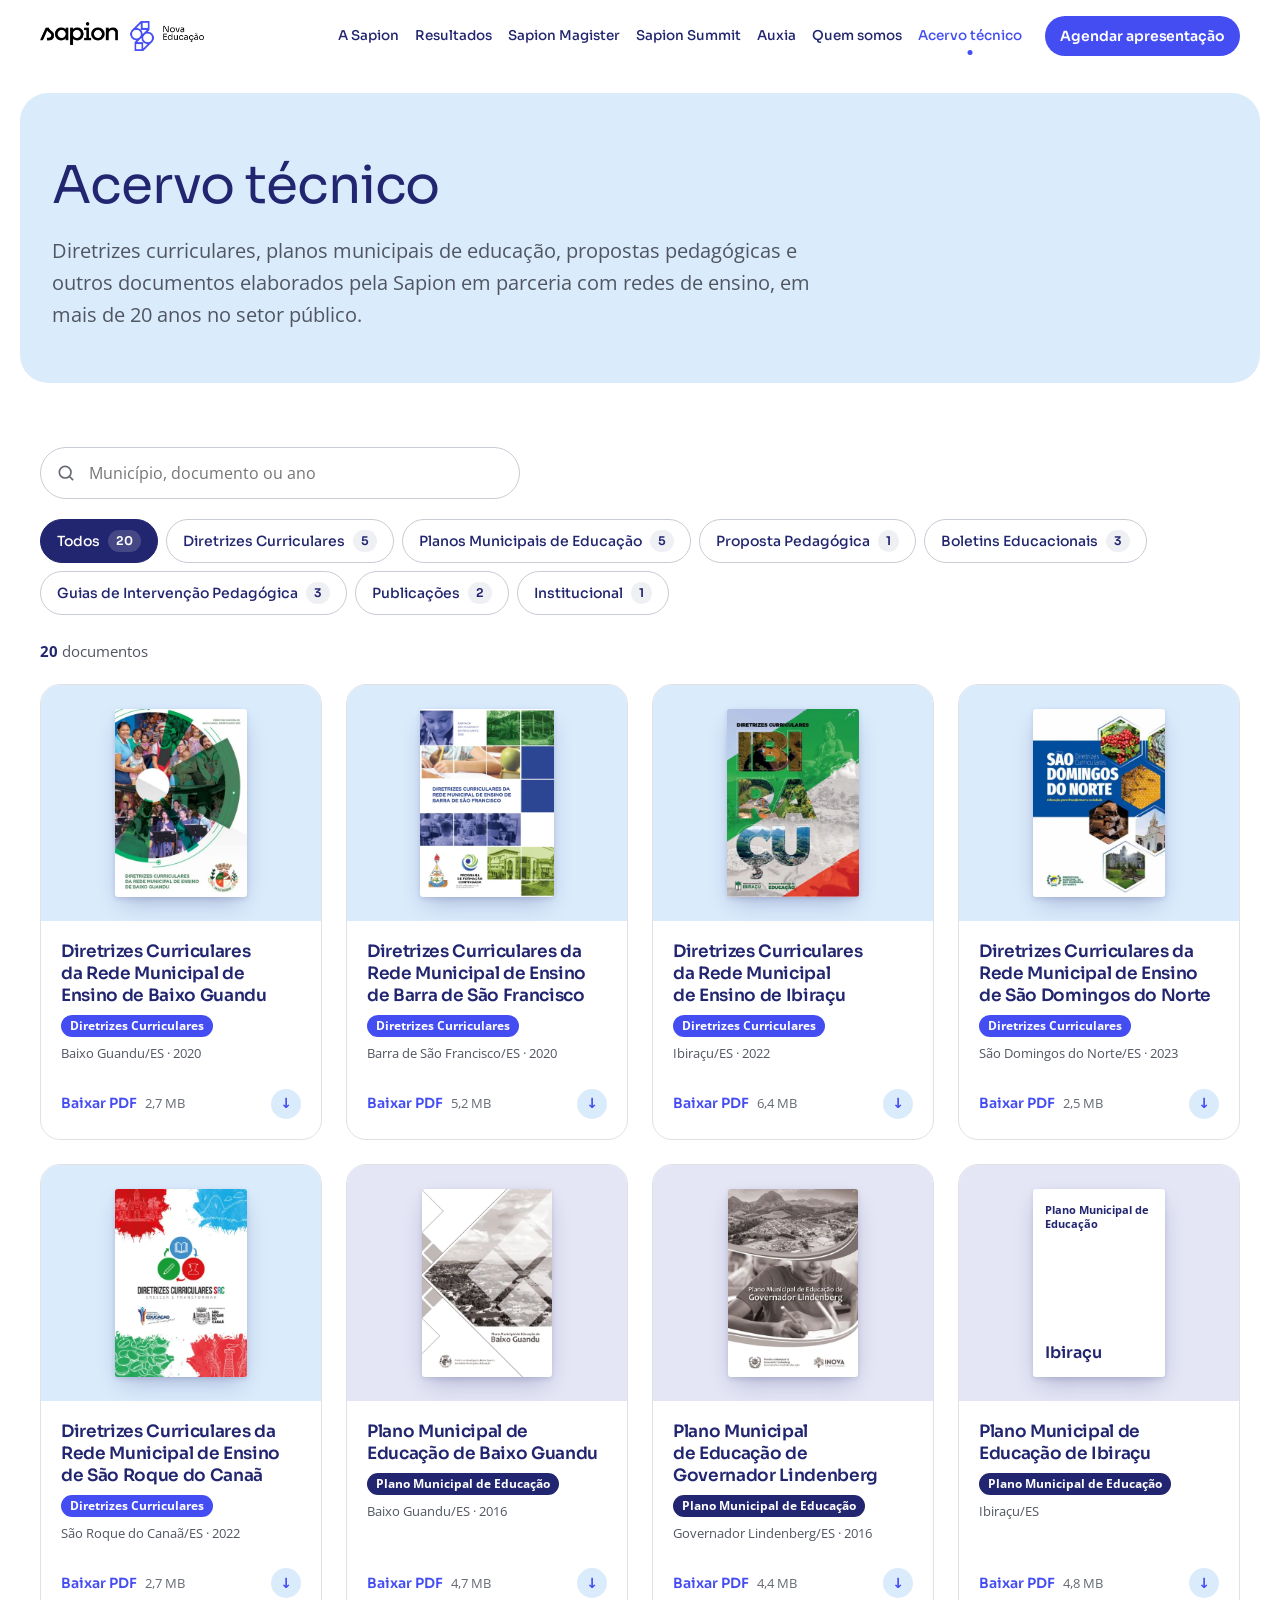
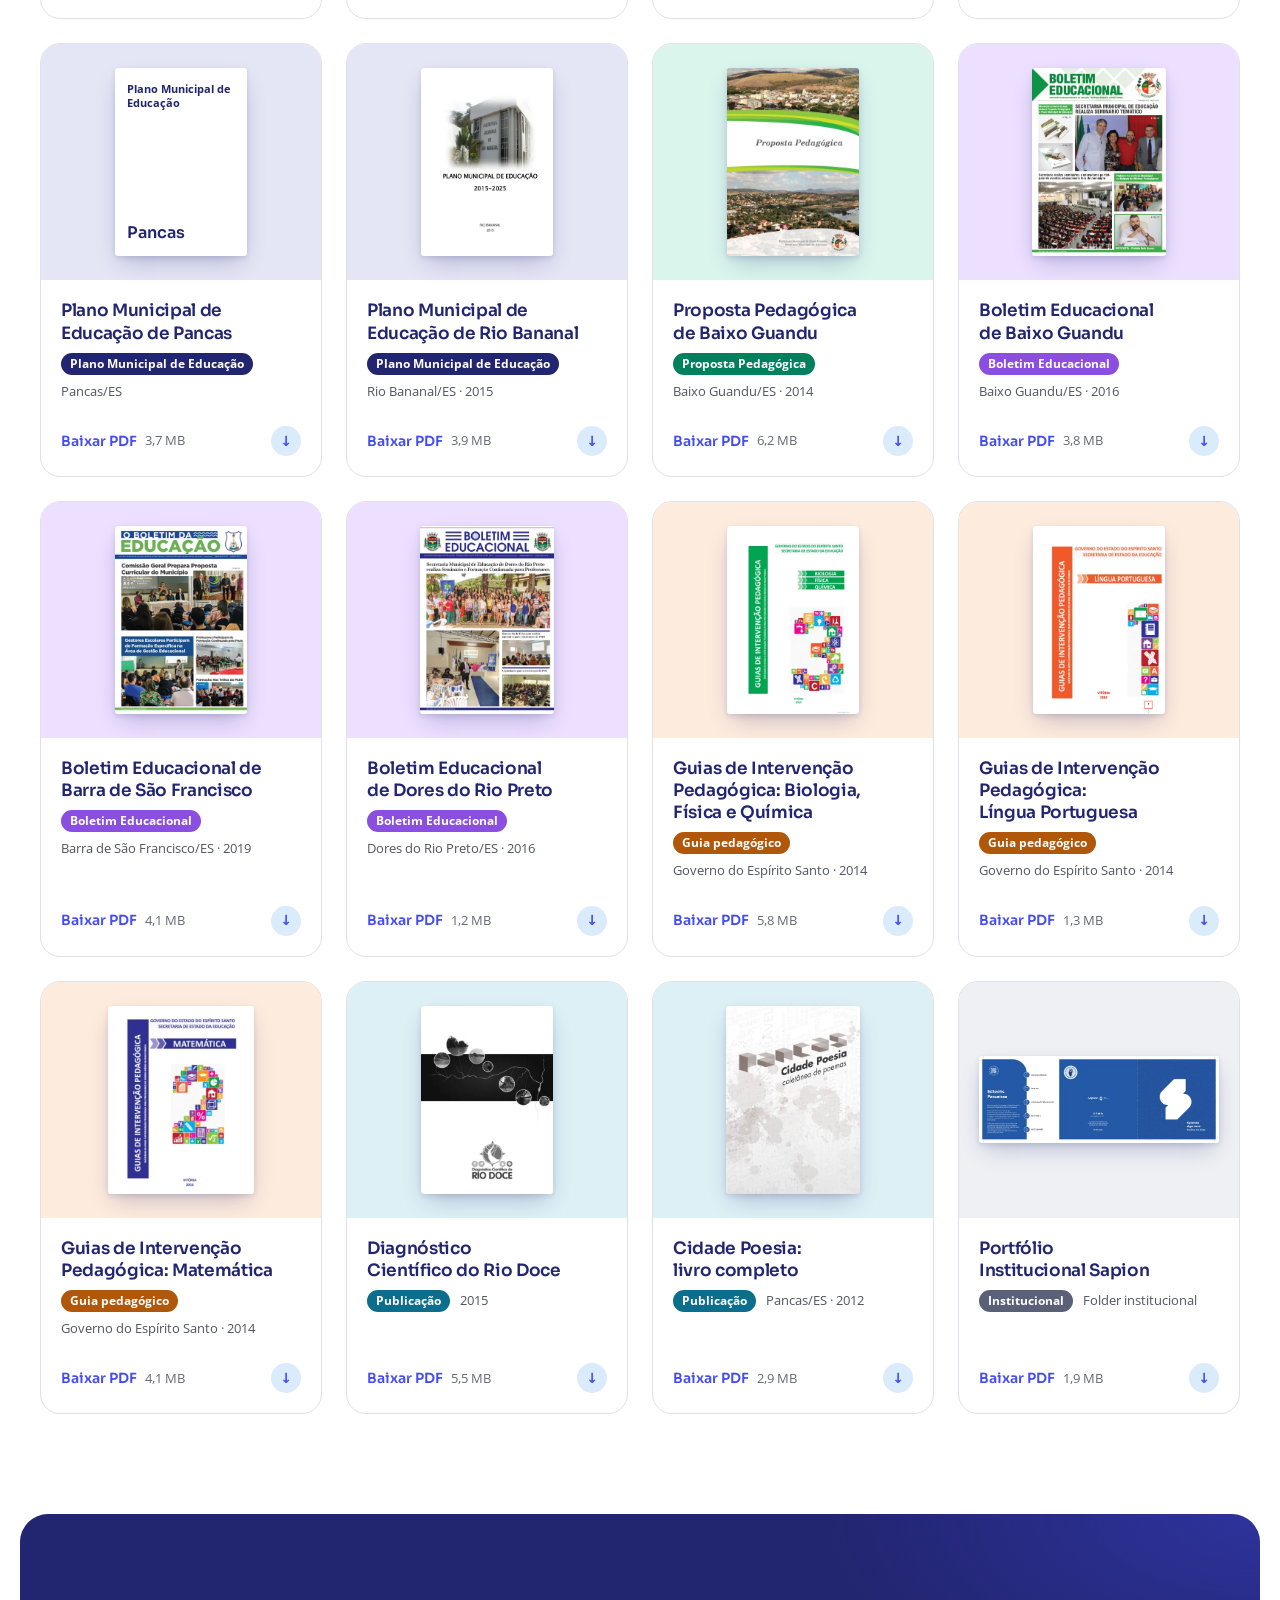
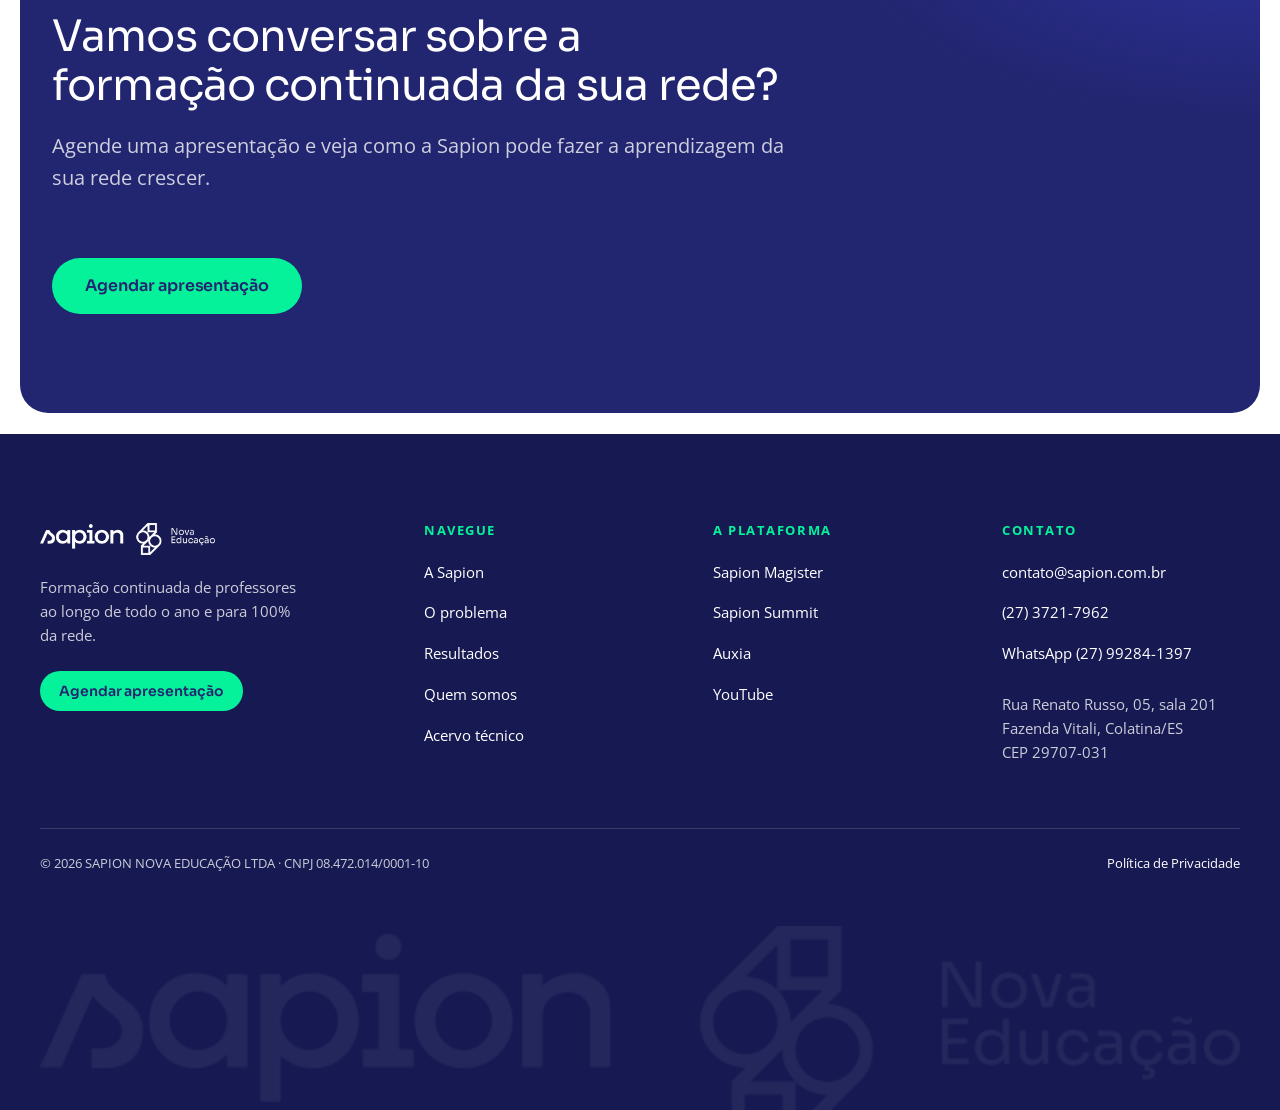
<file: acervo-tecnico/index.html>
<!doctype html>
<html lang="pt-BR">
<head>
  <meta charset="utf-8">
  <script>document.documentElement.classList.add('js')</script>
  <meta name="viewport" content="width=device-width, initial-scale=1">
  <title>Acervo técnico | Sapion</title>
  <meta name="description" content="Diretrizes curriculares, planos municipais de educação, propostas pedagógicas e outros documentos elaborados pela Sapion para redes de ensino.">
  <!-- Durante a construção o site não deve ser indexado. Remover na publicação (Etapa 7). -->
  <meta name="robots" content="noindex, nofollow">
  <meta name="theme-color" content="#444DF2">
  <!-- SEO:INICIO -->
  <link rel="canonical" href="https://sapion.com.br/acervo-tecnico/">
  <meta property="og:type" content="website">
  <meta property="og:site_name" content="Sapion">
  <meta property="og:locale" content="pt_BR">
  <meta property="og:title" content="Acervo técnico | Sapion">
  <meta property="og:description" content="Diretrizes curriculares, planos municipais de educação, propostas pedagógicas e outros documentos elaborados pela Sapion em parceria com redes de ensino.">
  <meta property="og:url" content="https://sapion.com.br/acervo-tecnico/">
  <meta property="og:image" content="https://sapion.com.br/assets/img/compartilhar.jpg">
  <meta property="og:image:width" content="1200">
  <meta property="og:image:height" content="630">
  <meta property="og:image:alt" content="Sapion: formação continuada de professores ao longo de todo o ano e para 100% da rede.">
  <meta name="twitter:card" content="summary_large_image">
  <meta name="twitter:title" content="Acervo técnico | Sapion">
  <meta name="twitter:description" content="Diretrizes curriculares, planos municipais de educação, propostas pedagógicas e outros documentos elaborados pela Sapion em parceria com redes de ensino.">
  <meta name="twitter:image" content="https://sapion.com.br/assets/img/compartilhar.jpg">
  <!-- SEO:FIM -->

  <link rel="icon" href="../assets/img/favicon/favicon-32.png" sizes="32x32" type="image/png">
  <link rel="icon" href="../assets/img/favicon/icon-192.png" sizes="192x192" type="image/png">
  <link rel="apple-touch-icon" href="../assets/img/favicon/apple-touch-icon.png">

  <link rel="preload" href="../assets/fonts/Sora-VariableFont_wght.ttf" as="font" type="font/ttf" crossorigin>
  <link rel="preconnect" href="https://fonts.googleapis.com">
  <link rel="preconnect" href="https://fonts.gstatic.com" crossorigin>
  <link rel="stylesheet" href="https://fonts.googleapis.com/css2?family=Open+Sans:ital,wght@0,400..700;1,400&display=swap">

  <link rel="stylesheet" href="../assets/css/tokens.css">
  <link rel="stylesheet" href="../assets/css/base.css">
  <link rel="stylesheet" href="../assets/css/components.css">
  <link rel="stylesheet" href="../assets/css/layout.css">
  <link rel="stylesheet" href="../assets/css/acervo.css">
  <link rel="stylesheet" href="../assets/css/animacoes.css">
</head>
<body id="topo">
  <a class="pular-link" href="#conteudo">Pular para o conteúdo</a>

  <!-- ================= CABEÇALHO (igual nas duas páginas; links apontam para a home) ================= -->
  <header class="cabecalho">
    <div class="container cabecalho__inner">
      <a class="cabecalho__logo" href="../" aria-label="Sapion Nova Educação, ir para a página inicial">
        <img src="../assets/img/logo/sapion-cor.png" alt="Sapion Nova Educação" width="600" height="110">
      </a>

      <button class="menu-botao" type="button" aria-expanded="false" aria-controls="menu-principal" aria-label="Abrir menu">
        <span class="menu-botao__barras" aria-hidden="true"></span>
      </button>

      <nav id="menu-principal" class="menu" aria-label="Menu principal">
        <ul class="menu__lista">
          <li><a class="menu__link" href="../#a-sapion">A Sapion</a></li>
          <li><a class="menu__link" href="../#resultados">Resultados</a></li>
          <li><a class="menu__link" href="../#magister">Sapion Magister</a></li>
          <li><a class="menu__link" href="../#summit">Sapion Summit</a></li>
          <li><a class="menu__link" href="../#auxia">Auxia</a></li>
          <li><a class="menu__link" href="../#quem-somos">Quem somos</a></li>
          <li><a class="menu__link is-ativo" href="./" aria-current="page">Acervo técnico</a></li>
        </ul>
        <a class="btn btn--pequeno menu__cta" href="../#contato">Agendar apresentação</a>
      </nav>
    </div>
  </header>

  <main id="conteudo">

    <!-- ================= TOPO DA PÁGINA ================= -->
    <section class="secao secao--suave painel acervo-topo" aria-labelledby="acervo-titulo">
      <div class="container">
        <div class="secao-cabeca">
          <h1 id="acervo-titulo">Acervo técnico</h1>
          <p class="texto-lead">Diretrizes curriculares, planos municipais de educação, propostas pedagógicas e outros documentos elaborados pela Sapion em parceria com redes de ensino, em mais de 20 anos no setor público.</p>
        </div>
      </div>
    </section>

    <!-- ================= LISTA DE DOCUMENTOS =================
         Os PDFs continuam no servidor do site atual (sapion.com.br/wp-content/uploads/2023/...).
         Para incluir um documento, copie um <li class="documento"> e ajuste tipo, título, "UF · ano", link e tamanho.
         Capa: imagem da 1ª página do PDF em assets/img/acervo/ (WebP, 360px de largura, com width e height no <img>).
         Sem capa no PDF, use a folha tipográfica (<div class="documento__folha">), como em Pancas.
         A busca lê o texto do próprio card (tipo, título e "UF · ano"); não há mais nada a preencher. -->
    <section class="secao acervo" aria-labelledby="acervo-lista-titulo">
      <div class="container">
        <h2 class="sr-only" id="acervo-lista-titulo">Documentos do acervo</h2>
        <div class="acervo__ferramentas">
          <div class="acervo__busca">
            <label for="acervo-busca" class="sr-only">Buscar por município, documento ou ano</label>
            <svg viewBox="0 0 24 24" aria-hidden="true"><circle cx="11" cy="11" r="7" fill="none" stroke="currentColor" stroke-width="2"/><path d="m20 20-3.5-3.5" stroke="currentColor" stroke-width="2" stroke-linecap="round"/></svg>
            <input id="acervo-busca" type="search" placeholder="Município, documento ou ano" autocomplete="off">
          </div>
          <div class="acervo__filtros" role="group" aria-label="Filtrar por tipo de documento">
            <button class="filtro is-ativo" type="button" data-filtro="todos" aria-pressed="true">Todos <span>20</span></button><button class="filtro" type="button" data-filtro="diretrizes" aria-pressed="false">Diretrizes Curriculares <span>5</span></button><button class="filtro" type="button" data-filtro="pme" aria-pressed="false">Planos Municipais de Educação <span>5</span></button><button class="filtro" type="button" data-filtro="proposta" aria-pressed="false">Proposta Pedagógica <span>1</span></button><button class="filtro" type="button" data-filtro="boletim" aria-pressed="false">Boletins Educacionais <span>3</span></button><button class="filtro" type="button" data-filtro="guia" aria-pressed="false">Guias de Intervenção Pedagógica <span>3</span></button><button class="filtro" type="button" data-filtro="publicacao" aria-pressed="false">Publicações <span>2</span></button><button class="filtro" type="button" data-filtro="institucional" aria-pressed="false">Institucional <span>1</span></button>
          </div>
        </div>
        <p class="sr-only" role="status" data-anuncio></p>
        <p class="acervo__contagem"><strong data-contagem>20</strong> <span data-contagem-rotulo>documentos</span></p>
        <ul class="acervo__lista" data-acervo>
          <li class="documento documento--diretrizes" data-tipo="diretrizes">
            <div class="documento__capa" aria-hidden="true">
              <img src="../assets/img/acervo/diretrizes-baixo-guandu.webp" alt="" width="360" height="510" loading="lazy" decoding="async">
            </div>
            <div class="documento__corpo">
              <h3 class="documento__titulo">Diretrizes Curriculares da Rede Municipal de Ensino de Baixo Guandu</h3>
              <p class="documento__meta"><span class="documento__tipo">Diretrizes Curriculares</span> <span class="documento__local">Baixo Guandu/ES · 2020</span></p>
              <a class="documento__baixar" href="https://sapion.com.br/wp-content/uploads/2023/02/livro-completo-bg-versao-digital-1.pdf" target="_blank" rel="noopener" aria-label="Baixar PDF: Diretrizes Curriculares da Rede Municipal de Ensino de Baixo Guandu (2,7 MB)">Baixar PDF <span>2,7 MB</span></a>
            </div>
          </li>
          <li class="documento documento--diretrizes" data-tipo="diretrizes">
            <div class="documento__capa" aria-hidden="true">
              <img src="../assets/img/acervo/diretrizes-barra-de-sao-francisco.webp" alt="" width="361" height="510" loading="lazy" decoding="async">
            </div>
            <div class="documento__corpo">
              <h3 class="documento__titulo">Diretrizes Curriculares da Rede Municipal de Ensino de Barra de São Francisco</h3>
              <p class="documento__meta"><span class="documento__tipo">Diretrizes Curriculares</span> <span class="documento__local">Barra de São Francisco/ES · 2020</span></p>
              <a class="documento__baixar" href="https://sapion.com.br/wp-content/uploads/2023/02/livro-diretrizes-curriculares-bsf-2020-02.pdf" target="_blank" rel="noopener" aria-label="Baixar PDF: Diretrizes Curriculares da Rede Municipal de Ensino de Barra de São Francisco (5,2 MB)">Baixar PDF <span>5,2 MB</span></a>
            </div>
          </li>
          <li class="documento documento--diretrizes" data-tipo="diretrizes">
            <div class="documento__capa" aria-hidden="true">
              <img src="../assets/img/acervo/diretrizes-ibiracu.webp" alt="" width="360" height="510" loading="lazy" decoding="async">
            </div>
            <div class="documento__corpo">
              <h3 class="documento__titulo">Diretrizes Curriculares da Rede Municipal de Ensino de Ibiraçu</h3>
              <p class="documento__meta"><span class="documento__tipo">Diretrizes Curriculares</span> <span class="documento__local">Ibiraçu/ES · 2022</span></p>
              <a class="documento__baixar" href="https://sapion.com.br/wp-content/uploads/2023/02/diretrizes-curriculares-da-rede-municipal-de-ensino-de-ibiracu.pdf" target="_blank" rel="noopener" aria-label="Baixar PDF: Diretrizes Curriculares da Rede Municipal de Ensino de Ibiraçu (6,4 MB)">Baixar PDF <span>6,4 MB</span></a>
            </div>
          </li>
          <li class="documento documento--diretrizes" data-tipo="diretrizes">
            <div class="documento__capa" aria-hidden="true">
              <img src="../assets/img/acervo/diretrizes-sao-domingos-do-norte.webp" alt="" width="360" height="510" loading="lazy" decoding="async">
            </div>
            <div class="documento__corpo">
              <h3 class="documento__titulo">Diretrizes Curriculares da Rede Municipal de Ensino de São Domingos do Norte</h3>
              <p class="documento__meta"><span class="documento__tipo">Diretrizes Curriculares</span> <span class="documento__local">São Domingos do Norte/ES · 2023</span></p>
              <a class="documento__baixar" href="https://sapion.com.br/wp-content/uploads/2023/06/Diretrizes-Curriculares-Sao-Domingos-do-Norte_2023_VIEW.pdf" target="_blank" rel="noopener" aria-label="Baixar PDF: Diretrizes Curriculares da Rede Municipal de Ensino de São Domingos do Norte (2,5 MB)">Baixar PDF <span>2,5 MB</span></a>
            </div>
          </li>
          <li class="documento documento--diretrizes" data-tipo="diretrizes">
            <div class="documento__capa" aria-hidden="true">
              <img src="../assets/img/acervo/diretrizes-sao-roque-do-canaa.webp" alt="" width="360" height="510" loading="lazy" decoding="async">
            </div>
            <div class="documento__corpo">
              <h3 class="documento__titulo">Diretrizes Curriculares da Rede Municipal de Ensino de São Roque do Canaã</h3>
              <p class="documento__meta"><span class="documento__tipo">Diretrizes Curriculares</span> <span class="documento__local">São Roque do Canaã/ES · 2022</span></p>
              <a class="documento__baixar" href="https://sapion.com.br/wp-content/uploads/2023/02/diretrizes-curriculares-da-rede-municipal-de-ensino-de-sao-roque-do-canaa.pdf" target="_blank" rel="noopener" aria-label="Baixar PDF: Diretrizes Curriculares da Rede Municipal de Ensino de São Roque do Canaã (2,7 MB)">Baixar PDF <span>2,7 MB</span></a>
            </div>
          </li>
          <li class="documento documento--pme" data-tipo="pme">
            <div class="documento__capa" aria-hidden="true">
              <img src="../assets/img/acervo/pme-baixo-guandu.webp" alt="" width="361" height="522" loading="lazy" decoding="async">
            </div>
            <div class="documento__corpo">
              <h3 class="documento__titulo">Plano Municipal de Educação de Baixo Guandu</h3>
              <p class="documento__meta"><span class="documento__tipo">Plano Municipal de Educação</span> <span class="documento__local">Baixo Guandu/ES · 2016</span></p>
              <a class="documento__baixar" href="https://sapion.com.br/wp-content/uploads/2023/02/livro-pme-janeiro-2016-v2-print.pdf" target="_blank" rel="noopener" aria-label="Baixar PDF: Plano Municipal de Educação de Baixo Guandu (4,7 MB)">Baixar PDF <span>4,7 MB</span></a>
            </div>
          </li>
          <li class="documento documento--pme" data-tipo="pme">
            <div class="documento__capa" aria-hidden="true">
              <img src="../assets/img/acervo/pme-governador-lindenberg.webp" alt="" width="361" height="522" loading="lazy" decoding="async">
            </div>
            <div class="documento__corpo">
              <h3 class="documento__titulo">Plano Municipal de Educação de Governador Lindenberg</h3>
              <p class="documento__meta"><span class="documento__tipo">Plano Municipal de Educação</span> <span class="documento__local">Governador Lindenberg/ES · 2016</span></p>
              <a class="documento__baixar" href="https://sapion.com.br/wp-content/uploads/2023/02/pme-gov-lindenberg-janeiro-2016-final.pdf" target="_blank" rel="noopener" aria-label="Baixar PDF: Plano Municipal de Educação de Governador Lindenberg (4,4 MB)">Baixar PDF <span>4,4 MB</span></a>
            </div>
          </li>
          <li class="documento documento--pme" data-tipo="pme">
            <div class="documento__capa" aria-hidden="true">
              <div class="documento__folha"><span>Plano Municipal de Educação</span><strong class="documento__municipio">Ibiraçu</strong></div>
            </div>
            <div class="documento__corpo">
              <h3 class="documento__titulo">Plano Municipal de Educação de Ibiraçu</h3>
              <p class="documento__meta"><span class="documento__tipo">Plano Municipal de Educação</span> <span class="documento__local">Ibiraçu/ES</span></p>
              <a class="documento__baixar" href="https://sapion.com.br/wp-content/uploads/2023/02/proposta-pedagogica-ibiracu-final.pdf" target="_blank" rel="noopener" aria-label="Baixar PDF: Plano Municipal de Educação de Ibiraçu (4,8 MB)">Baixar PDF <span>4,8 MB</span></a>
            </div>
          </li>
          <li class="documento documento--pme" data-tipo="pme">
            <div class="documento__capa" aria-hidden="true">
              <div class="documento__folha"><span>Plano Municipal de Educação</span><strong class="documento__municipio">Pancas</strong></div>
            </div>
            <div class="documento__corpo">
              <h3 class="documento__titulo">Plano Municipal de Educação de Pancas</h3>
              <p class="documento__meta"><span class="documento__tipo">Plano Municipal de Educação</span> <span class="documento__local">Pancas/ES</span></p>
              <a class="documento__baixar" href="https://sapion.com.br/wp-content/uploads/2023/02/plano-municipal-de-pancas-final.pdf" target="_blank" rel="noopener" aria-label="Baixar PDF: Plano Municipal de Educação de Pancas (3,7 MB)">Baixar PDF <span>3,7 MB</span></a>
            </div>
          </li>
          <li class="documento documento--pme" data-tipo="pme">
            <div class="documento__capa" aria-hidden="true">
              <img src="../assets/img/acervo/pme-rio-bananal.webp" alt="" width="360" height="510" loading="lazy" decoding="async">
            </div>
            <div class="documento__corpo">
              <h3 class="documento__titulo">Plano Municipal de Educação de Rio Bananal</h3>
              <p class="documento__meta"><span class="documento__tipo">Plano Municipal de Educação</span> <span class="documento__local">Rio Bananal/ES · 2015</span></p>
              <a class="documento__baixar" href="https://sapion.com.br/wp-content/uploads/2023/02/plano-municipal-de-educacao-de-rio-bananal-2015.pdf" target="_blank" rel="noopener" aria-label="Baixar PDF: Plano Municipal de Educação de Rio Bananal (3,9 MB)">Baixar PDF <span>3,9 MB</span></a>
            </div>
          </li>
          <li class="documento documento--proposta" data-tipo="proposta">
            <div class="documento__capa" aria-hidden="true">
              <img src="../assets/img/acervo/proposta-baixo-guandu.webp" alt="" width="360" height="510" loading="lazy" decoding="async">
            </div>
            <div class="documento__corpo">
              <h3 class="documento__titulo">Proposta Pedagógica de Baixo Guandu</h3>
              <p class="documento__meta"><span class="documento__tipo">Proposta Pedagógica</span> <span class="documento__local">Baixo Guandu/ES · 2014</span></p>
              <a class="documento__baixar" href="https://sapion.com.br/wp-content/uploads/2023/02/proposta-pedagogica-bg.pdf" target="_blank" rel="noopener" aria-label="Baixar PDF: Proposta Pedagógica de Baixo Guandu (6,2 MB)">Baixar PDF <span>6,2 MB</span></a>
            </div>
          </li>
          <li class="documento documento--boletim" data-tipo="boletim">
            <div class="documento__capa" aria-hidden="true">
              <img src="../assets/img/acervo/boletim-baixo-guandu.webp" alt="" width="361" height="510" loading="lazy" decoding="async">
            </div>
            <div class="documento__corpo">
              <h3 class="documento__titulo">Boletim Educacional de Baixo Guandu</h3>
              <p class="documento__meta"><span class="documento__tipo">Boletim Educacional</span> <span class="documento__local">Baixo Guandu/ES · 2016</span></p>
              <a class="documento__baixar" href="https://sapion.com.br/wp-content/uploads/2023/02/boletim-educacional-baixo-guandu.pdf" target="_blank" rel="noopener" aria-label="Baixar PDF: Boletim Educacional de Baixo Guandu (3,8 MB)">Baixar PDF <span>3,8 MB</span></a>
            </div>
          </li>
          <li class="documento documento--boletim" data-tipo="boletim">
            <div class="documento__capa" aria-hidden="true">
              <img src="../assets/img/acervo/boletim-barra-de-sao-francisco.webp" alt="" width="360" height="510" loading="lazy" decoding="async">
            </div>
            <div class="documento__corpo">
              <h3 class="documento__titulo">Boletim Educacional de Barra de São Francisco</h3>
              <p class="documento__meta"><span class="documento__tipo">Boletim Educacional</span> <span class="documento__local">Barra de São Francisco/ES · 2019</span></p>
              <a class="documento__baixar" href="https://sapion.com.br/wp-content/uploads/2023/02/boletim-educacional-barra-de-sao-francisco.pdf" target="_blank" rel="noopener" aria-label="Baixar PDF: Boletim Educacional de Barra de São Francisco (4,1 MB)">Baixar PDF <span>4,1 MB</span></a>
            </div>
          </li>
          <li class="documento documento--boletim" data-tipo="boletim">
            <div class="documento__capa" aria-hidden="true">
              <img src="../assets/img/acervo/boletim-dores-do-rio-preto.webp" alt="" width="361" height="510" loading="lazy" decoding="async">
            </div>
            <div class="documento__corpo">
              <h3 class="documento__titulo">Boletim Educacional de Dores do Rio Preto</h3>
              <p class="documento__meta"><span class="documento__tipo">Boletim Educacional</span> <span class="documento__local">Dores do Rio Preto/ES · 2016</span></p>
              <a class="documento__baixar" href="https://sapion.com.br/wp-content/uploads/2023/02/boletim-educacional-dores-do-rio-preto-2016.pdf" target="_blank" rel="noopener" aria-label="Baixar PDF: Boletim Educacional de Dores do Rio Preto (1,2 MB)">Baixar PDF <span>1,2 MB</span></a>
            </div>
          </li>
          <li class="documento documento--guia" data-tipo="guia">
            <div class="documento__capa" aria-hidden="true">
              <img src="../assets/img/acervo/guia-biologia-fisica-quimica.webp" alt="" width="360" height="510" loading="lazy" decoding="async">
            </div>
            <div class="documento__corpo">
              <h3 class="documento__titulo">Guias de Intervenção Pedagógica: Biologia, Física e Química</h3>
              <p class="documento__meta"><span class="documento__tipo">Guia pedagógico</span> <span class="documento__local">Governo do Espírito Santo · 2014</span></p>
              <a class="documento__baixar" href="https://sapion.com.br/wp-content/uploads/2023/02/sequencias-virtuais-de-fisica-quimica-e-biologia-4-15-04.pdf" target="_blank" rel="noopener" aria-label="Baixar PDF: Guias de Intervenção Pedagógica: Biologia, Física e Química (5,8 MB)">Baixar PDF <span>5,8 MB</span></a>
            </div>
          </li>
          <li class="documento documento--guia" data-tipo="guia">
            <div class="documento__capa" aria-hidden="true">
              <img src="../assets/img/acervo/guia-lingua-portuguesa.webp" alt="" width="360" height="510" loading="lazy" decoding="async">
            </div>
            <div class="documento__corpo">
              <h3 class="documento__titulo">Guias de Intervenção Pedagógica: Língua Portuguesa</h3>
              <p class="documento__meta"><span class="documento__tipo">Guia pedagógico</span> <span class="documento__local">Governo do Espírito Santo · 2014</span></p>
              <a class="documento__baixar" href="https://sapion.com.br/wp-content/uploads/2023/02/sequencias-virtuais-de-lingua-portuguesa.pdf" target="_blank" rel="noopener" aria-label="Baixar PDF: Guias de Intervenção Pedagógica: Língua Portuguesa (1,3 MB)">Baixar PDF <span>1,3 MB</span></a>
            </div>
          </li>
          <li class="documento documento--guia" data-tipo="guia">
            <div class="documento__capa" aria-hidden="true">
              <img src="../assets/img/acervo/guia-matematica.webp" alt="" width="360" height="466" loading="lazy" decoding="async">
            </div>
            <div class="documento__corpo">
              <h3 class="documento__titulo">Guias de Intervenção Pedagógica: Matemática</h3>
              <p class="documento__meta"><span class="documento__tipo">Guia pedagógico</span> <span class="documento__local">Governo do Espírito Santo · 2014</span></p>
              <a class="documento__baixar" href="https://sapion.com.br/wp-content/uploads/2023/02/sequencias-virtuais-de-matematica.pdf" target="_blank" rel="noopener" aria-label="Baixar PDF: Guias de Intervenção Pedagógica: Matemática (4,1 MB)">Baixar PDF <span>4,1 MB</span></a>
            </div>
          </li>
          <li class="documento documento--publicacao" data-tipo="publicacao">
            <div class="documento__capa" aria-hidden="true">
              <img src="../assets/img/acervo/publicacao-rio-doce.webp" alt="" width="360" height="510" loading="lazy" decoding="async">
            </div>
            <div class="documento__corpo">
              <h3 class="documento__titulo">Diagnóstico Científico do Rio Doce</h3>
              <p class="documento__meta"><span class="documento__tipo">Publicação</span> <span class="documento__local">2015</span></p>
              <a class="documento__baixar" href="https://sapion.com.br/wp-content/uploads/2023/02/riodoce-book-visualizacao.pdf" target="_blank" rel="noopener" aria-label="Baixar PDF: Diagnóstico Científico do Rio Doce (5,5 MB)">Baixar PDF <span>5,5 MB</span></a>
            </div>
          </li>
          <li class="documento documento--publicacao" data-tipo="publicacao">
            <div class="documento__capa" aria-hidden="true">
              <img src="../assets/img/acervo/publicacao-cidade-poesia.webp" alt="" width="361" height="505" loading="lazy" decoding="async">
            </div>
            <div class="documento__corpo">
              <h3 class="documento__titulo">Cidade Poesia: livro completo</h3>
              <p class="documento__meta"><span class="documento__tipo">Publicação</span> <span class="documento__local">Pancas/ES · 2012</span></p>
              <a class="documento__baixar" href="https://sapion.com.br/wp-content/uploads/2023/02/cidade-poesia-livro-completo.pdf" target="_blank" rel="noopener" aria-label="Baixar PDF: Cidade Poesia: livro completo (2,9 MB)">Baixar PDF <span>2,9 MB</span></a>
            </div>
          </li>
          <li class="documento documento--institucional" data-tipo="institucional">
            <div class="documento__capa documento__capa--larga" aria-hidden="true">
              <img src="../assets/img/acervo/institucional-portfolio.webp" alt="" width="720" height="261" loading="lazy" decoding="async">
            </div>
            <div class="documento__corpo">
              <h3 class="documento__titulo">Portfólio Institucional Sapion</h3>
              <p class="documento__meta"><span class="documento__tipo">Institucional</span> <span class="documento__local">Folder institucional</span></p>
              <a class="documento__baixar" href="https://sapion.com.br/wp-content/uploads/2023/02/foldersapion.pdf" target="_blank" rel="noopener" aria-label="Baixar PDF: Portfólio Institucional Sapion (1,9 MB)">Baixar PDF <span>1,9 MB</span></a>
            </div>
          </li>
        </ul>
        <div class="acervo__vazio" hidden>
          <h3 class="acervo__vazio-titulo" data-vazio-titulo>Nenhum documento encontrado</h3>
          <p class="acervo__vazio-texto" data-vazio-texto>Busque pelo nome de outro município ou pelo tipo de documento.</p>
          <div class="acervo__vazio-acoes">
            <button class="btn" type="button" data-vazio-outros hidden>Ver em todos os tipos</button>
            <a class="btn" href="../#contato" data-vazio-agendar>Agendar apresentação</a>
            <button class="btn btn--contorno" type="button" data-vazio-limpar>Limpar busca</button>
          </div>
        </div>
      </div>
    </section>

    <!-- ================= CTA ================= -->
    <section class="secao secao--escura painel" aria-labelledby="acervo-cta-titulo">
      <div class="container">
        <div class="secao-cabeca">
          <h2 class="secao-titulo" id="acervo-cta-titulo">Vamos conversar sobre a formação continuada da sua rede?</h2>
          <p class="texto-lead">Agende uma apresentação e veja como a Sapion pode fazer a aprendizagem da sua rede crescer.</p>
        </div>
        <a class="btn btn--destaque btn--grande" href="../#contato">Agendar apresentação</a>
      </div>
    </section>

  </main>

  <!-- ================= RODAPÉ (igual nas duas páginas) ================= -->
  <footer class="rodape">
    <div class="container">
      <div class="rodape__grade">
        <div class="rodape__marca">
          <a class="rodape__logo" href="../" aria-label="Sapion Nova Educação, ir para o início">
            <img src="../assets/img/logo/sapion-branco.png" alt="Sapion Nova Educação" width="600" height="110" loading="lazy">
          </a>
          <p>Formação continuada de professores ao longo de todo o ano e para 100% da rede.</p>
          <a class="btn btn--destaque btn--pequeno" href="../#contato">Agendar apresentação</a>
        </div>

        <nav class="rodape__coluna" aria-label="Seções do site">
          <h2>Navegue</h2>
          <ul>
            <li><a href="../#a-sapion">A Sapion</a></li>
            <li><a href="../#o-problema">O problema</a></li>
            <li><a href="../#resultados">Resultados</a></li>
            <li><a href="../#quem-somos">Quem somos</a></li>
            <li><a href="../acervo-tecnico/">Acervo técnico</a></li>
          </ul>
        </nav>

        <nav class="rodape__coluna" aria-label="A plataforma Sapion">
          <h2>A plataforma</h2>
          <ul>
            <li><a href="https://magister.sapion.com.br/" target="_blank" rel="noopener">Sapion Magister</a></li>
            <li><a href="https://sapionsummit.com.br/" target="_blank" rel="noopener">Sapion Summit</a></li>
            <li><a href="https://auxiaedu.com.br/" target="_blank" rel="noopener">Auxia</a></li>
            <li><a href="https://www.youtube.com/@sapionmagister" target="_blank" rel="noopener">YouTube</a></li>
          </ul>
        </nav>

        <div class="rodape__coluna">
          <h2>Contato</h2>
          <ul>
            <li><a href="mailto:contato@sapion.com.br">contato@sapion.com.br</a></li>
            <li><a href="tel:+552737217962">(27) 3721-7962</a></li>
            <li><a href="https://wa.me/5527992841397?text=Ol%C3%A1!%20Quero%20conhecer%20a%20Sapion%20para%20a%20minha%20rede%20de%20ensino." target="_blank" rel="noopener">WhatsApp (27) 99284-1397</a></li>
          </ul>
          <address>Rua Renato Russo, 05, sala 201<br>Fazenda Vitali, Colatina/ES<br>CEP 29707-031</address>
        </div>
      </div>

      <div class="rodape__base">
        <p>© <span data-ano>2026</span> SAPION NOVA EDUCAÇÃO LTDA · CNPJ 08.472.014/0001-10</p>
        <p><a href="../politica-de-privacidade/">Política de Privacidade</a> · <button type="button" class="rodape__cookies" data-preferencias-cookies>Preferências de cookies</button></p>
      </div>
      <img class="rodape__assinatura" src="../assets/img/logo/sapion-branco.png" alt="" width="600" height="110" loading="lazy" aria-hidden="true">
    </div>
  </footer>

  <script src="../assets/js/config.js"></script>
  <script src="../assets/js/main.js" defer></script>
  <script src="../assets/js/animacoes.js" defer></script>
  <script src="../assets/js/acervo.js" defer></script>

  <!-- VLibras (Governo Federal): tradução do conteúdo para Libras. Carrega depois da página. -->
  <div vw class="enabled">
    <div vw-access-button class="active"></div>
    <div vw-plugin-wrapper><div class="vw-plugin-top-wrapper"></div></div>
  </div>
  <script>
    window.addEventListener("load", function () {
      var s = document.createElement("script");
      s.src = "https://vlibras.gov.br/app/vlibras-plugin.js";
      s.onload = function () {
        if (!window.VLibras) return;
        new window.VLibras.Widget("https://vlibras.gov.br/app");
        // O plugin fixa o botão no meio da borda direita, por cima do texto e dos campos, e só
        // aceita esquerda/direita. Descemos o botão para o canto inferior direito (no celular,
        // acima da barra "Agendar apresentação"). Se o plugin mudar, o ajuste só deixa de valer.
        var tentativas = 0;
        (function reposicionarVLibras() {
          var host = document.getElementById("vlibras-access-wrapper");
          var raiz = host && host.shadowRoot;
          if (raiz && raiz.getElementById("vlibras-access")) {
            var estilo = document.createElement("style");
            estilo.textContent =
              "#vlibras-access{top:auto!important;bottom:calc(24px + env(safe-area-inset-bottom))!important}" +
              "@media (max-width:1199px){#vlibras-access{right:4px!important}}";   /* esta página não tem a barra fixa de agendar da home */
            raiz.appendChild(estilo);
          } else if (++tentativas < 50) {
            setTimeout(reposicionarVLibras, 100);
          }
        })();
      };
      document.body.appendChild(s);
    });
  </script>
</body>
</html>
</file>
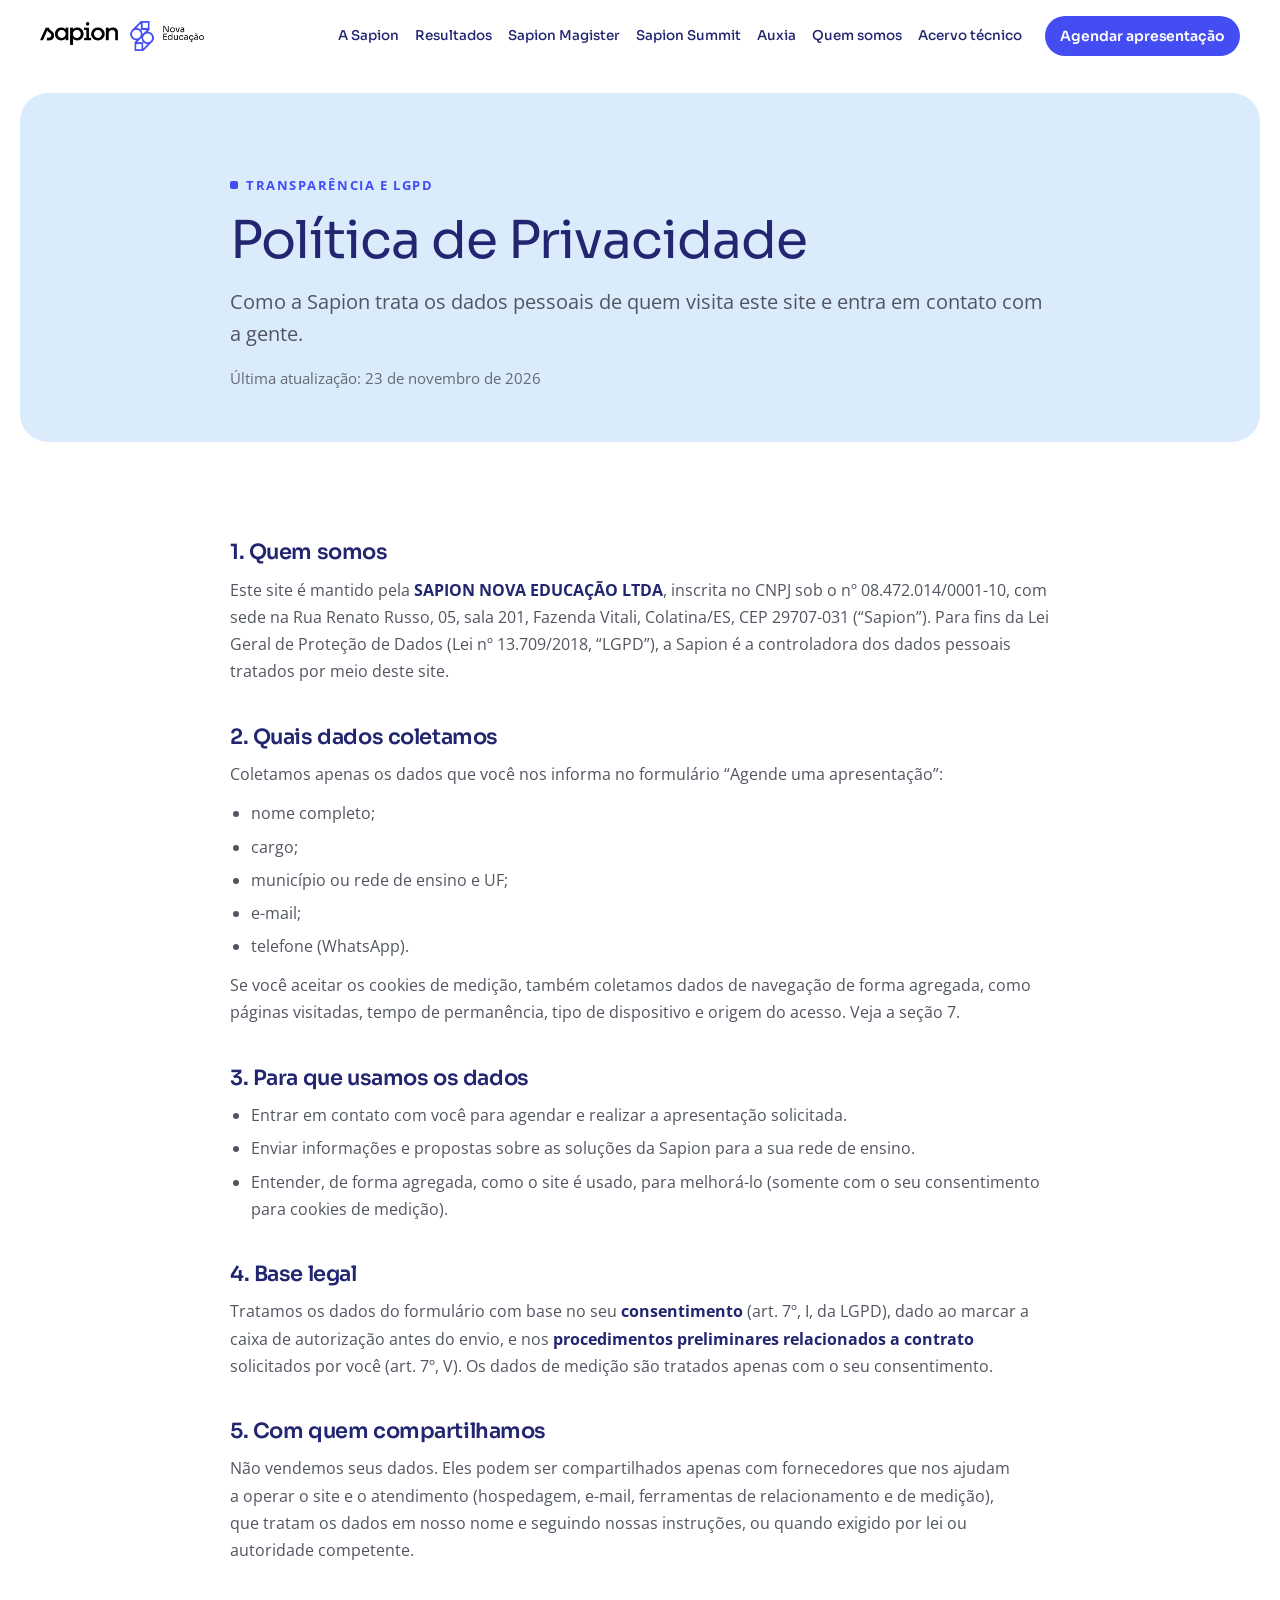
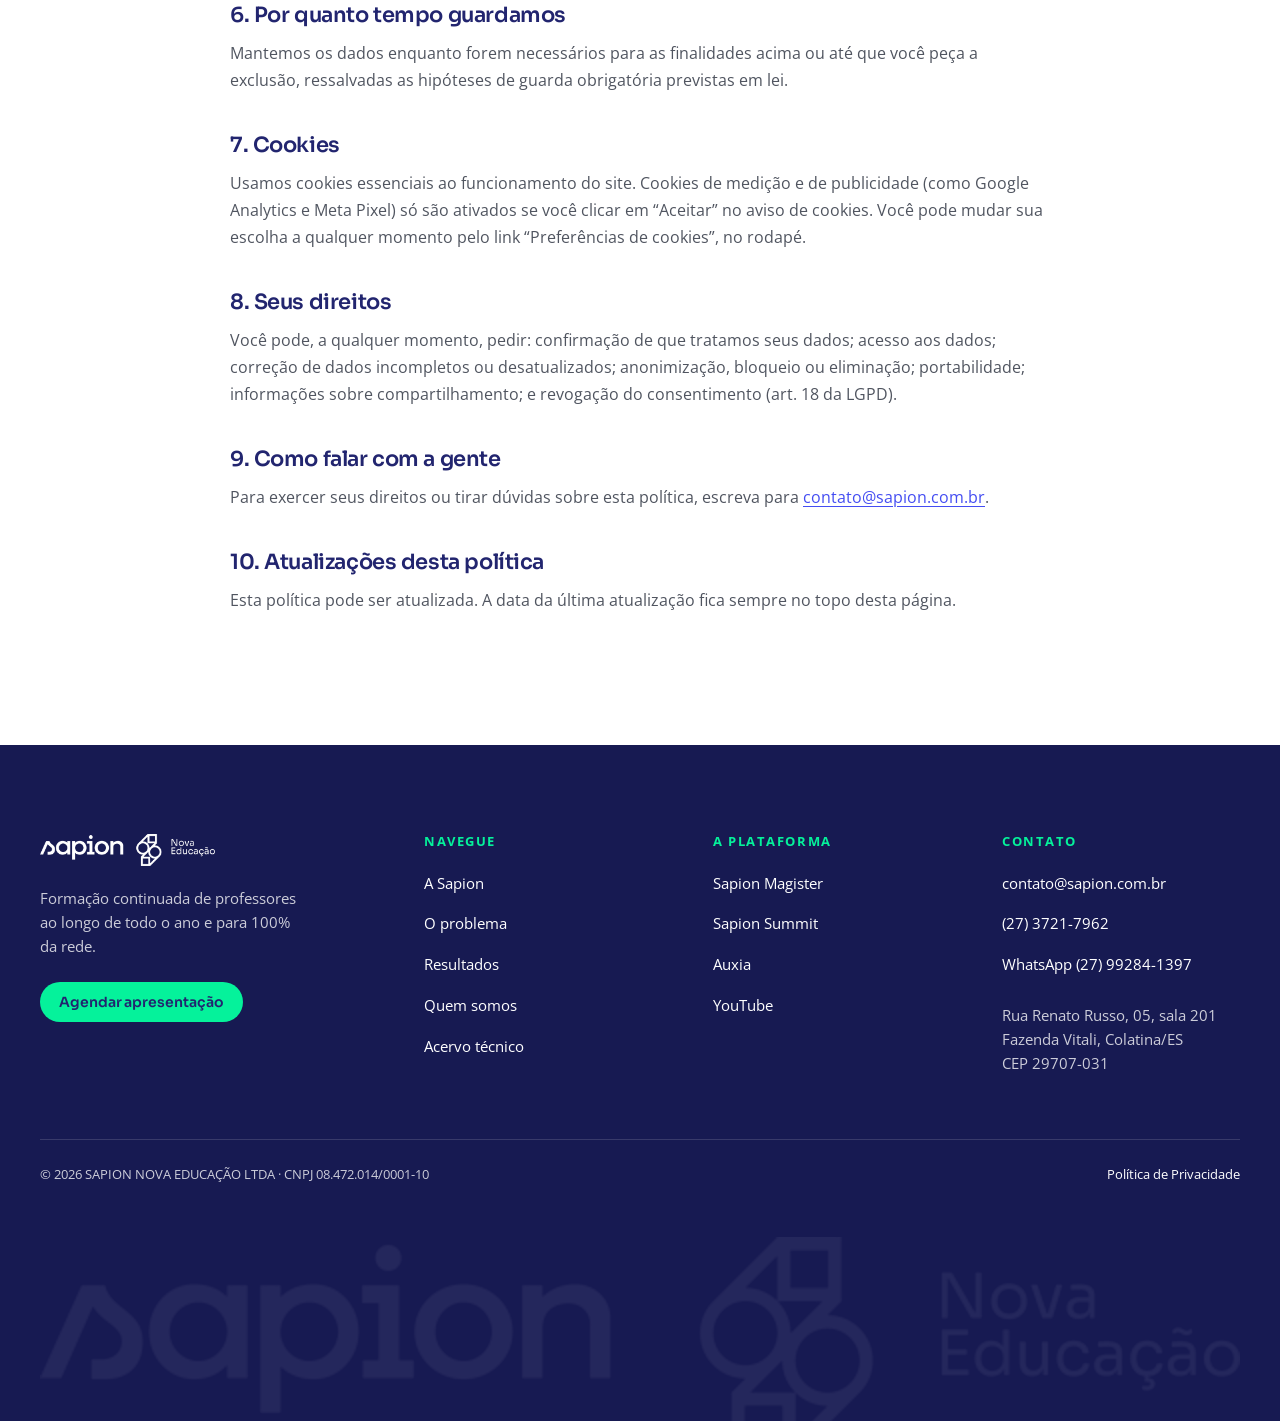
<file: politica-de-privacidade/index.html>
<!doctype html>
<html lang="pt-BR">
<head>
  <meta charset="utf-8">
  <script>document.documentElement.classList.add('js')</script>
  <meta name="viewport" content="width=device-width, initial-scale=1">
  <title>Política de Privacidade | Sapion</title>
  <meta name="description" content="Como a Sapion trata os dados pessoais de quem visita o site e entra em contato, conforme a LGPD.">
  <!-- Durante a construção o site não deve ser indexado. Remover na publicação (Etapa 7). -->
  <meta name="robots" content="noindex, nofollow">
  <meta name="theme-color" content="#444DF2">
  <!-- SEO:INICIO -->
  <link rel="canonical" href="https://sapion.com.br/politica-de-privacidade/">
  <meta property="og:type" content="website">
  <meta property="og:site_name" content="Sapion">
  <meta property="og:locale" content="pt_BR">
  <meta property="og:title" content="Política de Privacidade | Sapion">
  <meta property="og:description" content="Como a Sapion trata os dados pessoais de quem visita o site e entra em contato, conforme a LGPD.">
  <meta property="og:url" content="https://sapion.com.br/politica-de-privacidade/">
  <meta property="og:image" content="https://sapion.com.br/assets/img/compartilhar.jpg">
  <meta property="og:image:width" content="1200">
  <meta property="og:image:height" content="630">
  <meta property="og:image:alt" content="Sapion: formação continuada de professores ao longo de todo o ano e para 100% da rede.">
  <meta name="twitter:card" content="summary_large_image">
  <meta name="twitter:title" content="Política de Privacidade | Sapion">
  <meta name="twitter:description" content="Como a Sapion trata os dados pessoais de quem visita o site e entra em contato, conforme a LGPD.">
  <meta name="twitter:image" content="https://sapion.com.br/assets/img/compartilhar.jpg">
  <!-- SEO:FIM -->

  <link rel="icon" href="../assets/img/favicon/favicon-32.png" sizes="32x32" type="image/png">
  <link rel="icon" href="../assets/img/favicon/icon-192.png" sizes="192x192" type="image/png">
  <link rel="apple-touch-icon" href="../assets/img/favicon/apple-touch-icon.png">

  <link rel="preload" href="../assets/fonts/Sora-VariableFont_wght.ttf" as="font" type="font/ttf" crossorigin>
  <link rel="preconnect" href="https://fonts.googleapis.com">
  <link rel="preconnect" href="https://fonts.gstatic.com" crossorigin>
  <link rel="stylesheet" href="https://fonts.googleapis.com/css2?family=Open+Sans:ital,wght@0,400..700;1,400&display=swap">

  <link rel="stylesheet" href="../assets/css/tokens.css">
  <link rel="stylesheet" href="../assets/css/base.css">
  <link rel="stylesheet" href="../assets/css/components.css">
  <link rel="stylesheet" href="../assets/css/layout.css">
  <link rel="stylesheet" href="../assets/css/politica.css">
  <link rel="stylesheet" href="../assets/css/animacoes.css">
</head>
<body id="topo">
  <a class="pular-link" href="#conteudo">Pular para o conteúdo</a>

  <!-- ================= CABEÇALHO (igual nas duas páginas; links apontam para a home) ================= -->
  <header class="cabecalho">
    <div class="container cabecalho__inner">
      <a class="cabecalho__logo" href="../" aria-label="Sapion Nova Educação, ir para a página inicial">
        <img src="../assets/img/logo/sapion-cor.png" alt="Sapion Nova Educação" width="600" height="110">
      </a>

      <button class="menu-botao" type="button" aria-expanded="false" aria-controls="menu-principal" aria-label="Abrir menu">
        <span class="menu-botao__barras" aria-hidden="true"></span>
      </button>

      <nav id="menu-principal" class="menu" aria-label="Menu principal">
        <ul class="menu__lista">
          <li><a class="menu__link" href="../#a-sapion">A Sapion</a></li>
          <li><a class="menu__link" href="../#resultados">Resultados</a></li>
          <li><a class="menu__link" href="../#magister">Sapion Magister</a></li>
          <li><a class="menu__link" href="../#summit">Sapion Summit</a></li>
          <li><a class="menu__link" href="../#auxia">Auxia</a></li>
          <li><a class="menu__link" href="../#quem-somos">Quem somos</a></li>
          <li><a class="menu__link" href="../acervo-tecnico/">Acervo técnico</a></li>
        </ul>
        <a class="btn btn--pequeno menu__cta" href="../#contato">Agendar apresentação</a>
      </nav>
    </div>
  </header>

  <main id="conteudo">

    <!-- Minuta de Política de Privacidade (LGPD). Revisar com o jurídico antes de publicar. -->
    <section class="secao secao--suave painel politica-topo" aria-labelledby="politica-titulo">
      <div class="container container--estreito">
        <span class="sobretitulo">Transparência e LGPD</span>
        <h1 id="politica-titulo">Política de Privacidade</h1>
        <p class="texto-lead">Como a Sapion trata os dados pessoais de quem visita este site e entra em contato com a gente.</p>
        <p class="politica__data">Última atualização: 23 de novembro de 2026</p>
      </div>
    </section>

    <section class="secao politica" aria-label="Texto da política">
      <div class="container container--estreito politica__texto">

        <h2>1. Quem somos</h2>
        <p>Este site é mantido pela <strong>SAPION NOVA EDUCAÇÃO LTDA</strong>, inscrita no CNPJ sob o nº 08.472.014/0001-10, com sede na Rua Renato Russo, 05, sala 201, Fazenda Vitali, Colatina/ES, CEP 29707-031 (“Sapion”). Para fins da Lei Geral de Proteção de Dados (Lei nº 13.709/2018, “LGPD”), a Sapion é a controladora dos dados pessoais tratados por meio deste site.</p>

        <h2>2. Quais dados coletamos</h2>
        <p>Coletamos apenas os dados que você nos informa no formulário “Agende uma apresentação”:</p>
        <ul>
          <li>nome completo;</li>
          <li>cargo;</li>
          <li>município ou rede de ensino e UF;</li>
          <li>e-mail;</li>
          <li>telefone (WhatsApp).</li>
        </ul>
        <p>Se você aceitar os cookies de medição, também coletamos dados de navegação de forma agregada, como páginas visitadas, tempo de permanência, tipo de dispositivo e origem do acesso. Veja a seção 7.</p>

        <h2>3. Para que usamos os dados</h2>
        <ul>
          <li>Entrar em contato com você para agendar e realizar a apresentação solicitada.</li>
          <li>Enviar informações e propostas sobre as soluções da Sapion para a sua rede de ensino.</li>
          <li>Entender, de forma agregada, como o site é usado, para melhorá-lo (somente com o seu consentimento para cookies de medição).</li>
        </ul>

        <h2>4. Base legal</h2>
        <p>Tratamos os dados do formulário com base no seu <strong>consentimento</strong> (art. 7º, I, da LGPD), dado ao marcar a caixa de autorização antes do envio, e nos <strong>procedimentos preliminares relacionados a contrato</strong> solicitados por você (art. 7º, V). Os dados de medição são tratados apenas com o seu consentimento.</p>

        <h2>5. Com quem compartilhamos</h2>
        <p>Não vendemos seus dados. Eles podem ser compartilhados apenas com fornecedores que nos ajudam a operar o site e o atendimento (hospedagem, e-mail, ferramentas de relacionamento e de medição), que tratam os dados em nosso nome e seguindo nossas instruções, ou quando exigido por lei ou autoridade competente.</p>

        <h2>6. Por quanto tempo guardamos</h2>
        <p>Mantemos os dados enquanto forem necessários para as finalidades acima ou até que você peça a exclusão, ressalvadas as hipóteses de guarda obrigatória previstas em lei.</p>

        <h2>7. Cookies</h2>
        <p>Usamos cookies essenciais ao funcionamento do site. Cookies de medição e de publicidade (como Google Analytics e Meta Pixel) só são ativados se você clicar em “Aceitar” no aviso de cookies. Você pode mudar sua escolha a qualquer momento pelo link “Preferências de cookies”, no rodapé.</p>

        <h2>8. Seus direitos</h2>
        <p>Você pode, a qualquer momento, pedir: confirmação de que tratamos seus dados; acesso aos dados; correção de dados incompletos ou desatualizados; anonimização, bloqueio ou eliminação; portabilidade; informações sobre compartilhamento; e revogação do consentimento (art. 18 da LGPD).</p>

        <h2>9. Como falar com a gente</h2>
        <p>Para exercer seus direitos ou tirar dúvidas sobre esta política, escreva para <a href="mailto:contato@sapion.com.br">contato@sapion.com.br</a>.</p>

        <h2>10. Atualizações desta política</h2>
        <p>Esta política pode ser atualizada. A data da última atualização fica sempre no topo desta página.</p>
      </div>
    </section>

  </main>

  <!-- ================= RODAPÉ (igual nas duas páginas) ================= -->
  <footer class="rodape">
    <div class="container">
      <div class="rodape__grade">
        <div class="rodape__marca">
          <a class="rodape__logo" href="../" aria-label="Sapion Nova Educação, ir para o início">
            <img src="../assets/img/logo/sapion-branco.png" alt="Sapion Nova Educação" width="600" height="110" loading="lazy">
          </a>
          <p>Formação continuada de professores ao longo de todo o ano e para 100% da rede.</p>
          <a class="btn btn--destaque btn--pequeno" href="../#contato">Agendar apresentação</a>
        </div>

        <nav class="rodape__coluna" aria-label="Seções do site">
          <h2>Navegue</h2>
          <ul>
            <li><a href="../#a-sapion">A Sapion</a></li>
            <li><a href="../#o-problema">O problema</a></li>
            <li><a href="../#resultados">Resultados</a></li>
            <li><a href="../#quem-somos">Quem somos</a></li>
            <li><a href="../acervo-tecnico/">Acervo técnico</a></li>
          </ul>
        </nav>

        <nav class="rodape__coluna" aria-label="A plataforma Sapion">
          <h2>A plataforma</h2>
          <ul>
            <li><a href="https://magister.sapion.com.br/" target="_blank" rel="noopener">Sapion Magister</a></li>
            <li><a href="https://sapionsummit.com.br/" target="_blank" rel="noopener">Sapion Summit</a></li>
            <li><a href="https://auxiaedu.com.br/" target="_blank" rel="noopener">Auxia</a></li>
            <li><a href="https://www.youtube.com/@sapionmagister" target="_blank" rel="noopener">YouTube</a></li>
          </ul>
        </nav>

        <div class="rodape__coluna">
          <h2>Contato</h2>
          <ul>
            <li><a href="mailto:contato@sapion.com.br">contato@sapion.com.br</a></li>
            <li><a href="tel:+552737217962">(27) 3721-7962</a></li>
            <li><a href="https://wa.me/5527992841397?text=Ol%C3%A1!%20Quero%20conhecer%20a%20Sapion%20para%20a%20minha%20rede%20de%20ensino." target="_blank" rel="noopener">WhatsApp (27) 99284-1397</a></li>
          </ul>
          <address>Rua Renato Russo, 05, sala 201<br>Fazenda Vitali, Colatina/ES<br>CEP 29707-031</address>
        </div>
      </div>

      <div class="rodape__base">
        <p>© <span data-ano>2026</span> SAPION NOVA EDUCAÇÃO LTDA · CNPJ 08.472.014/0001-10</p>
        <p><a href="../politica-de-privacidade/">Política de Privacidade</a> · <button type="button" class="rodape__cookies" data-preferencias-cookies>Preferências de cookies</button></p>
      </div>
      <img class="rodape__assinatura" src="../assets/img/logo/sapion-branco.png" alt="" width="600" height="110" loading="lazy" aria-hidden="true">
    </div>
  </footer>

  <script src="../assets/js/config.js"></script>
  <script src="../assets/js/main.js" defer></script>
  <script src="../assets/js/animacoes.js" defer></script>

  <!-- VLibras (Governo Federal): tradução do conteúdo para Libras. Carrega depois da página. -->
  <div vw class="enabled">
    <div vw-access-button class="active"></div>
    <div vw-plugin-wrapper><div class="vw-plugin-top-wrapper"></div></div>
  </div>
  <script>
    window.addEventListener("load", function () {
      var s = document.createElement("script");
      s.src = "https://vlibras.gov.br/app/vlibras-plugin.js";
      s.onload = function () {
        if (!window.VLibras) return;
        new window.VLibras.Widget("https://vlibras.gov.br/app");
        // O plugin fixa o botão no meio da borda direita, por cima do texto e dos campos, e só
        // aceita esquerda/direita. Descemos o botão para o canto inferior direito (no celular,
        // acima da barra "Agendar apresentação"). Se o plugin mudar, o ajuste só deixa de valer.
        var tentativas = 0;
        (function reposicionarVLibras() {
          var host = document.getElementById("vlibras-access-wrapper");
          var raiz = host && host.shadowRoot;
          if (raiz && raiz.getElementById("vlibras-access")) {
            var estilo = document.createElement("style");
            estilo.textContent =
              "#vlibras-access{top:auto!important;bottom:calc(24px + env(safe-area-inset-bottom))!important}" +
              "@media (max-width:1199px){#vlibras-access{bottom:calc(84px + env(safe-area-inset-bottom))!important;right:4px!important}}";
            raiz.appendChild(estilo);
          } else if (++tentativas < 50) {
            setTimeout(reposicionarVLibras, 100);
          }
        })();
      };
      document.body.appendChild(s);
    });
  </script>
</body>
</html>
</file>
<file: assets/css/tokens.css>
/* ==========================================================================
   Sapion Holding — Tokens
   Cores na HIERARQUIA DO BRIEFING (não na ordem do guia de 2020):
   1 #444DF2 · 2 #05F29B · 3 #22256F · 4 #00C18C · 5 #DAEBFC · 6 #B6D2F5
   Secundárias seguem a ordem do guia da marca.
   ========================================================================== */

@font-face {
  font-family: "Sora";
  src: url("../fonts/Sora-VariableFont_wght.ttf") format("truetype-variations"),
       url("../fonts/Sora-VariableFont_wght.ttf") format("truetype");
  font-weight: 100 800;
  font-style: normal;
  font-display: swap;
}

:root {
  /* ---- Primárias (ordem do briefing) ---- */
  --c-azul: #444DF2;        /* 1 · cor principal da marca */
  --c-verde-neon: #05F29B;  /* 2 · destaque — NUNCA como texto sobre fundo claro */
  --c-navy: #22256F;        /* 3 · textos e fundos escuros */
  --c-verde: #00C18C;       /* 4 · apoio / sucesso */
  --c-azul-100: #DAEBFC;    /* 5 · fundo claro de seção */
  --c-azul-200: #B6D2F5;    /* 6 · bordas e detalhes claros */

  /* ---- Secundárias (guia da marca) — só ilustração e destaques ---- */
  --c-amarelo-600: #FFD014;
  --c-amarelo-500: #FEDD00;
  --c-amarelo-200: #FFEE80;
  --c-roxo-500: #A260FF;
  --c-roxo-300: #BE90FF;
  --c-roxo-100: #ECDFFF;
  --c-laranja-500: #FF9D72;
  --c-laranja-300: #FDC19B;
  --c-pessego-200: #F9D5C0;

  /* ---- Sub-marca Sapion Magister (só na dobra 3.4) — "Paleta de cores - Magister" ---- */
  --mg-roxo: #A260FF;          /* cor principal da Magister */
  --mg-roxo-600: #8A3FF0;
  --mg-roxo-300: #BE90FF;
  --mg-roxo-100: #E7D7FF;
  --mg-roxo-50: #F4ECFF;
  --mg-ceu-100: #D6E6FB;
  --mg-amarelo: #FFD014;
  --mg-degrade-ceu: linear-gradient(180deg, #D6E6FB 0%, #F4ECFF 100%);
  --mg-degrade-magico: radial-gradient(circle at 30% 20%, #BE90FF 0%, #A260FF 45%, #444DF2 100%);
  --mg-sombra: 0 12px 28px rgba(162, 96, 255, 0.28);
  --mg-trilha-inovacao: #FF8908;
  --mg-trilha-infancia: #FFED00;
  --mg-trilha-skills: #6FF783;
  --mg-trilha-inclusao: #35C1ED;
  --mg-trilha-gestao: #C4C4C4;

  /* ---- Sub-marca Sapion Summit (só na dobra 3.7) — "Paleta de cores.docx" do Summit ---- */
  --sm-azul-950: #050B3D;
  --sm-azul-900: #0F248D;
  --sm-azul-800: #0A28BD;      /* base da marca */
  --sm-azul-600: #345BF2;
  --sm-azul-300: #6F94FD;
  --sm-verde: #0CED98;         /* ação principal */
  --sm-amarelo: #FFF778;       /* destaque */
  --sm-ceu: #85D9FD;           /* anel de foco */
  --sm-rosa: #F8ADFF;
  --sm-lilas: #BE8AEB;
  --sm-violeta: #6949F2;
  --sm-texto-2: rgba(255, 255, 255, 0.72);
  --sm-linha: rgba(255, 255, 255, 0.18);
  --sm-degrade: linear-gradient(135deg, #0F248D 0%, #0A28BD 45%, #345BF2 100%);
  --sm-degrade-card: linear-gradient(150deg, #5B83F2 0%, #2344FD 70%);
  --sm-degrade-toggle: linear-gradient(90deg, #F8ADFF 0%, #BE8AEB 40%, #0CED98 100%);
  --sm-protecao: linear-gradient(180deg, rgba(10, 16, 48, 0) 0%, rgba(10, 16, 48, 0.78) 68%, rgba(10, 16, 48, 0.94) 100%);
  --sm-vidro-luz: inset 0 1px 0 rgba(255, 255, 255, 0.28);
  --sm-sombra: 0 12px 32px rgba(5, 11, 61, 0.36);
  --sm-sombra-lg: 0 28px 64px rgba(5, 11, 61, 0.44);
  --sm-brilho-verde: 0 0 0 1px rgba(12, 237, 152, 0.5), 0 8px 28px rgba(12, 237, 152, 0.28);
  --sm-ease: cubic-bezier(0.16, 0.84, 0.44, 1);

  /* ---- Marca Auxia (só na dobra 3.8) — tokens do site oficial auxiaedu.com.br ---- */
  --ax-fundo: #FAF8F5;
  --ax-superficie: #F3EFE6;
  --ax-superficie-2: #ECE6D8;
  --ax-tinta: #0E0A1F;
  --ax-tinta-2: #2A2440;
  --ax-apagado: #6B6480;
  --ax-linha: #E6E0D2;
  --ax-roxo: #3D2C8D;          /* primária do site */
  --ax-roxo-2: #5A44C4;
  --ax-roxo-marca: #5800CB;    /* roxo do símbolo (manual) */
  --ax-lavanda: #A78BFA;
  --ax-lavanda-suave: #DDD2FB;
  --ax-fonte: "Inter", system-ui, -apple-system, "Segoe UI", sans-serif;
  --ax-sombra-md: 0 4px 12px rgba(14, 10, 31, 0.06), 0 12px 40px rgba(61, 44, 141, 0.08);
  --ax-sombra-lg: 0 24px 80px rgba(61, 44, 141, 0.18);

  /* ---- Neutros (derivados do navy, como no design system) ---- */
  --c-cinza-50: oklch(98% 0.003 265);
  --c-cinza-100: oklch(95.5% 0.005 265);
  --c-cinza-200: oklch(91% 0.008 265);
  --c-cinza-300: oklch(84% 0.011 265);
  --c-cinza-400: oklch(70% 0.014 265);
  --c-cinza-500: oklch(52% 0.016 265);   /* escurecido em 23/11/2026: contraste ≥4,5:1 sobre fundos claros */
  --c-cinza-600: oklch(45% 0.018 265);
  --c-cinza-700: oklch(35% 0.02 265);
  --c-branco: #FFFFFF;

  /* Tons de interação derivados das primárias */
  --c-azul-hover: #343CD6;
  --c-verde-neon-hover: #00DB8A;
  --c-navy-900: #171A52;

  /* ---- Papéis semânticos ---- */
  --bg-pagina: var(--c-branco);
  --bg-suave: var(--c-azul-100);
  --bg-escuro: var(--c-navy);
  --bg-marca: var(--c-azul);

  --texto: var(--c-navy);
  --texto-2: var(--c-cinza-600);
  --texto-3: var(--c-cinza-500);
  --texto-inverso: var(--c-branco);
  --texto-inverso-2: rgba(255, 255, 255, 0.78);
  --link: var(--c-azul);

  --borda: var(--c-cinza-200);
  --borda-forte: var(--c-cinza-300);
  --borda-escura: rgba(255, 255, 255, 0.14);

  --foco: var(--c-azul);
  --state-danger: #C2363B;   /* erro de formulário (borda e mensagem) */

  /* ---- Tipografia ---- */
  --f-titulo: "Sora", system-ui, -apple-system, "Segoe UI", sans-serif;
  --f-texto: "Open Sans", system-ui, -apple-system, "Segoe UI", sans-serif;

  /* Escala fluida: mínimo no celular (360px) → máximo no desktop (1280px) */
  --fs-display: clamp(2.25rem, 1.4rem + 3.4vw, 4rem);      /* 36 → 64 */
  --fs-h1: clamp(2rem, 1.45rem + 2.3vw, 3.25rem);          /* 32 → 52 */
  --fs-h2: clamp(1.75rem, 1.35rem + 1.7vw, 2.75rem);       /* 28 → 44 */
  --fs-h3: clamp(1.375rem, 1.2rem + 0.8vw, 1.75rem);       /* 22 → 28 */
  --fs-h4: clamp(1.125rem, 1.05rem + 0.35vw, 1.3125rem);   /* 18 → 21 */
  --fs-lead: clamp(1.0625rem, 1rem + 0.35vw, 1.25rem);     /* 17 → 20 */
  --fs-corpo: 1rem;                                         /* 16 */
  --fs-pequeno: 0.9375rem;                                  /* 15 (era 14; revisão de legibilidade, 23/11/2026) */
  --fs-micro: 0.8125rem;                                    /* 13: fontes, metadados, texto legal (era 12) */
  --fs-rotulo: 0.75rem;                                     /* 12: piso dos selos em caixa-alta */
  --fs-numero: clamp(2.5rem, 1.8rem + 2.8vw, 4rem);        /* indicadores */

  --lh-titulo: 1.12;
  --lh-texto: 1.65;
  --ls-titulo: -0.02em;
  --ls-sobretitulo: 0.12em;

  /* ---- Espaçamento ---- */
  --s-1: 4px;
  --s-2: 8px;
  --s-3: 12px;
  --s-4: 16px;
  --s-5: 20px;
  --s-6: 24px;
  --s-8: 32px;
  --s-10: 40px;
  --s-12: 48px;
  --s-16: 64px;
  --s-20: 80px;
  --s-24: 96px;

  --secao-py: clamp(56px, 3rem + 4vw, 104px);  /* respiro vertical das dobras (reduzido na revisão de 23/11/2026) */
  --bloco-gap: clamp(48px, 5vw, 72px);         /* espaço entre blocos dentro de uma dobra */
  --container: 1200px;
  --container-estreito: 820px;
  --gutter: clamp(16px, 4vw, 32px);
  --painel-margem: clamp(8px, 1.6vw, 24px);     /* respiro do painel arredondado até a borda da tela */

  /* ---- Formas ---- */
  --r-sm: 8px;
  --r-md: 12px;
  --r-lg: 20px;
  --r-xl: 28px;
  --r-pill: 999px;

  --sombra-sm: 0 1px 2px rgba(34, 37, 111, 0.06), 0 1px 1px rgba(34, 37, 111, 0.04);
  --sombra-md: 0 4px 12px rgba(34, 37, 111, 0.08), 0 2px 4px rgba(34, 37, 111, 0.05);
  --sombra-lg: 0 12px 32px rgba(34, 37, 111, 0.12), 0 4px 8px rgba(34, 37, 111, 0.06);

  /* ---- Movimento ---- */
  --ease: cubic-bezier(0.4, 0, 0.2, 1);
  --ease-out: cubic-bezier(0, 0, 0.2, 1);
  --t-rapido: 120ms;
  --t-base: 200ms;
  --t-lento: 320ms;

  /* ---- Cabeçalho ---- */
  --header-h: 72px;
}

/* Abaixo de 1200px o menu vira hambúrguer (ver layout.css) */
@media (max-width: 1199px) {
  :root { --header-h: 64px; }
}
</file>
<file: assets/css/base.css>
/* ==========================================================================
   Base — reset leve, tipografia e utilitários
   ========================================================================== */

*,
*::before,
*::after { box-sizing: border-box; }

html {
  -webkit-text-size-adjust: 100%;
  text-size-adjust: 100%;
  scroll-padding-top: calc(var(--header-h) + 8px);
}

@media (prefers-reduced-motion: no-preference) {
  html { scroll-behavior: smooth; }
}

body {
  margin: 0;
  background: var(--bg-pagina);
  color: var(--texto);
  font-family: var(--f-texto);
  font-size: var(--fs-corpo);
  line-height: var(--lh-texto);
  -webkit-font-smoothing: antialiased;
  -moz-osx-font-smoothing: grayscale;
  overflow-x: clip;
}

body.menu-aberto { overflow: hidden; }

/* O atributo hidden sempre esconde, mesmo com display definido em classes */
[hidden] { display: none !important; }

img,
svg,
video,
picture { display: block; max-width: 100%; height: auto; }

h1, h2, h3, h4, h5, h6 {
  margin: 0;
  font-family: var(--f-titulo);
  font-weight: 600;
  line-height: var(--lh-titulo);
  letter-spacing: var(--ls-titulo);
  text-wrap: balance;
}

/* Títulos grandes em peso leve, com o trecho-chave em <strong> mais pesado e colorido
   (padrão do pitch e das referências Ânima/Zoom). */
h1 { font-size: var(--fs-h1); font-weight: 400; }
h2 { font-size: var(--fs-h2); font-weight: 400; }
h1 strong,
h2 strong { font-weight: 600; color: var(--c-azul); }
.secao--escura h1 strong, .secao--escura h2 strong,
.secao--marca h1 strong, .secao--marca h2 strong,
.tema-escuro h1 strong, .tema-escuro h2 strong { color: var(--c-verde-neon); }
h3 { font-size: var(--fs-h3); }
h4 { font-size: var(--fs-h4); }

p { margin: 0; text-wrap: pretty; }
p + p { margin-top: var(--s-4); }

ul, ol { margin: 0; padding: 0; }

a { color: var(--link); text-underline-offset: 0.2em; }
a:hover { color: var(--link-hover, var(--c-navy)); }
/* Em fundo escuro, o hover não pode virar navy (sumia: 1:1 sobre o painel navy) */
.secao--escura, .hero__painel, .composicao, .especialistas, .summit, .fundador, .trajetoria__acervo, .rodape { --link-hover: var(--c-verde-neon); }

button,
input,
select,
textarea { font: inherit; color: inherit; }

strong, b { font-weight: 700; }

:focus-visible {
  outline: 3px solid var(--foco);
  outline-offset: 3px;
  border-radius: 4px;
}

.tema-escuro :focus-visible,
.secao--escura :focus-visible,
.secao--marca :focus-visible { outline-color: var(--c-verde-neon); }

::selection { background: var(--c-azul-200); color: var(--c-navy); }
/* Controles nativos (checkbox do LGPD, cursor de digitação) na cor da marca */
:root { accent-color: var(--c-azul); }
input, textarea { caret-color: var(--c-azul); }

/* ---- Acessibilidade ---- */
.sr-only {
  position: absolute !important;
  width: 1px; height: 1px;
  padding: 0; margin: -1px;
  overflow: hidden; clip: rect(0 0 0 0);
  white-space: nowrap; border: 0;
}

.pular-link {
  position: absolute;
  top: -100px;
  left: var(--s-4);
  z-index: 1000;
  padding: var(--s-3) var(--s-5);
  background: var(--c-navy);
  color: var(--c-branco);
  border-radius: var(--r-sm);
  font-weight: 600;
  text-decoration: none;
}
.pular-link:focus { top: var(--s-3); color: var(--c-branco); }

/* ---- Container ---- */
.container {
  width: 100%;
  max-width: calc(var(--container) + 2 * var(--gutter));
  margin-inline: auto;
  padding-inline: var(--gutter);
}
.container--estreito { max-width: calc(var(--container-estreito) + 2 * var(--gutter)); }

/* ---- Utilitários de texto ---- */
.texto-lead { font-size: var(--fs-lead); line-height: 1.6; color: var(--texto-2); }
.texto-pequeno { font-size: var(--fs-pequeno); }
.texto-centro { text-align: center; }
.destaque-azul { color: var(--c-azul); }
.secao--escura .destaque, .secao--marca .destaque { color: var(--c-verde-neon); }

@media (prefers-reduced-motion: reduce) {
  *, *::before, *::after {
    animation-duration: 0.01ms !important;
    animation-iteration-count: 1 !important;
    transition-duration: 0.01ms !important;
  }
}
</file>
<file: assets/css/components.css>
/* ==========================================================================
   Componentes base — botões, cabeçalho de seção, cards, indicadores, grid
   ========================================================================== */

/* ---------- Botões ---------- */
.btn {
  --btn-bg: var(--c-azul);
  --btn-bg-hover: var(--c-azul-hover);
  --btn-cor: var(--c-branco);
  --btn-borda: transparent;

  display: inline-flex;
  align-items: center;
  justify-content: center;
  gap: var(--s-2);
  min-height: 48px;
  padding: 12px 24px;
  border: 1.5px solid var(--btn-borda);
  border-radius: var(--r-pill);
  background: var(--btn-bg);
  color: var(--btn-cor);
  font-family: var(--f-titulo);
  font-size: 0.9375rem;
  font-weight: 600;
  line-height: 1.2;
  letter-spacing: -0.005em;
  text-decoration: none;
  white-space: nowrap;
  cursor: pointer;
  transition: background-color var(--t-base) var(--ease),
              color var(--t-base) var(--ease),
              border-color var(--t-base) var(--ease),
              transform var(--t-rapido) var(--ease);
}
.btn:hover { background: var(--btn-bg-hover); color: var(--btn-cor); }
.btn:active { transform: scale(0.97); }
.btn svg { width: 18px; height: 18px; flex: none; }

/* Verde neon: para fundos escuros (navy/azul). Texto sempre navy. */
.btn--destaque {
  --btn-bg: var(--c-verde-neon);
  --btn-bg-hover: var(--c-verde-neon-hover);
  --btn-cor: var(--c-navy);
}

/* Contorno: ação secundária em fundo claro */
.btn--contorno {
  --btn-bg: transparent;
  --btn-bg-hover: var(--c-azul-100);
  --btn-cor: var(--c-azul);
  --btn-borda: var(--c-azul);
}

/* Contorno claro: ação secundária em fundo escuro */
.btn--contorno-claro {
  --btn-bg: transparent;
  --btn-bg-hover: rgba(255, 255, 255, 0.1);
  --btn-cor: var(--c-branco);
  --btn-borda: rgba(255, 255, 255, 0.5);
}

.btn--grande { min-height: 56px; padding: 16px 32px; font-size: 1rem; }
.btn--pequeno { min-height: 40px; padding: 8px 18px; font-size: 0.875rem; }
.btn--bloco { width: 100%; }

/* Link com seta */
.link-seta {
  display: inline-flex;
  align-items: center;
  gap: var(--s-2);
  font-family: var(--f-titulo);
  font-weight: 600;
  text-decoration: none;
}
.link-seta::after { content: "→"; transition: transform var(--t-base) var(--ease); }
.link-seta:hover::after { transform: translateX(4px); }

/* ---------- Cabeçalho de seção ---------- */
.secao-cabeca { max-width: 760px; margin-bottom: clamp(40px, 5vw, 64px); }
.secao-cabeca--centro { margin-inline: auto; text-align: center; }

.sobretitulo {
  display: inline-flex;
  align-items: center;
  gap: var(--s-2);
  margin-bottom: var(--s-4);
  color: var(--c-azul);
  font-family: var(--f-texto);
  font-size: var(--fs-micro);
  font-weight: 700;
  letter-spacing: var(--ls-sobretitulo);
  text-transform: uppercase;
}
.sobretitulo::before {
  content: "";
  width: 8px; height: 8px;
  border-radius: 2px;
  background: currentColor;
}
.secao--escura .sobretitulo,
.secao--marca .sobretitulo { color: var(--c-verde-neon); }

.secao-titulo { font-size: var(--fs-h2); }
.secao-cabeca .texto-lead { margin-top: var(--s-5); }

/* ---------- Cards ---------- */
.card {
  position: relative;
  padding: clamp(24px, 3vw, 32px);
  border: 1px solid var(--borda);
  border-radius: var(--r-lg);
  background: var(--c-branco);
  box-shadow: var(--sombra-sm);
}
.card h3 { font-size: var(--fs-h4); }
.card p { margin-top: var(--s-3); color: var(--texto-2); }

.card--interativo { transition: transform var(--t-lento) var(--ease), box-shadow var(--t-lento) var(--ease); }
.card--interativo:hover { transform: translateY(-4px); box-shadow: var(--sombra-lg); }

.secao--escura .card {
  border-color: var(--borda-escura);
  background: rgba(255, 255, 255, 0.04);
  box-shadow: none;
}
.secao--escura .card p { color: var(--texto-inverso-2); }

/* Ícone em quadro (para cards e listas) */
.icone-quadro {
  display: grid;
  place-items: center;
  width: 48px; height: 48px;
  margin-bottom: var(--s-5);
  border-radius: var(--r-md);
  background: var(--c-azul-100);
  color: var(--c-azul);
}
.icone-quadro svg { width: 24px; height: 24px; }
.secao--escura .icone-quadro { background: rgba(5, 242, 155, 0.12); color: var(--c-verde-neon); }

/* ---------- Indicadores (números) ---------- */
.indicadores {
  display: grid;
  grid-template-columns: repeat(auto-fit, minmax(200px, 1fr));
  gap: var(--s-8);
}
.indicador { display: flex; flex-direction: column; gap: var(--s-2); }
.indicador__numero {
  font-family: var(--f-titulo);
  font-size: var(--fs-numero);
  font-weight: 600;
  line-height: 1;
  letter-spacing: -0.03em;
  color: var(--c-azul);
  font-variant-numeric: tabular-nums;
}
.indicador__rotulo { font-size: var(--fs-pequeno); line-height: 1.45; color: var(--texto-2); max-width: 26ch; }
.secao--escura .indicador__numero,
.secao--marca .indicador__numero { color: var(--c-verde-neon); }
.secao--escura .indicador__rotulo,
.secao--marca .indicador__rotulo { color: var(--texto-inverso-2); }

/* ---------- Grid ---------- */
.grid { display: grid; gap: clamp(16px, 2.5vw, 24px); }
.grid--2 { grid-template-columns: repeat(2, minmax(0, 1fr)); }
.grid--3 { grid-template-columns: repeat(3, minmax(0, 1fr)); }
.grid--4 { grid-template-columns: repeat(4, minmax(0, 1fr)); }

@media (max-width: 1023px) {
  .grid--4 { grid-template-columns: repeat(2, minmax(0, 1fr)); }
  .grid--3 { grid-template-columns: repeat(2, minmax(0, 1fr)); }
}
@media (max-width: 639px) {
  .grid--2,
  .grid--3,
  .grid--4 { grid-template-columns: 1fr; }
}

/* ---------- Selo / etiqueta ---------- */
.selo {
  display: inline-flex;
  align-items: center;
  gap: 6px;
  padding: 4px 12px;
  border-radius: var(--r-pill);
  background: var(--c-azul-100);
  color: var(--c-azul);
  font-size: var(--fs-micro);
  font-weight: 700;
  letter-spacing: 0.04em;
  text-transform: uppercase;
}
.selo--verde { background: rgba(0, 193, 140, 0.12); color: #00805D; }
.secao--escura .selo { background: rgba(5, 242, 155, 0.14); color: var(--c-verde-neon); }

/* ---------- Lista com marcador de check ---------- */
.lista-check { display: grid; gap: var(--s-3); list-style: none; }
.lista-check li {
  position: relative;
  padding-left: 30px;
  font-size: var(--fs-corpo);
  line-height: 1.5;
  color: var(--texto-2);
}
.lista-check li::before {
  content: "";
  position: absolute;
  top: 1px;
  left: 0;
  width: 20px;
  height: 20px;
  border-radius: 50%;
  background: var(--c-azul-100) url("data:image/svg+xml,%3Csvg xmlns='http://www.w3.org/2000/svg' viewBox='0 0 24 24' fill='none' stroke='%23444DF2' stroke-width='3' stroke-linecap='round' stroke-linejoin='round'%3E%3Cpath d='M20 6 9 17l-5-5'/%3E%3C/svg%3E") center / 12px no-repeat;
}
.secao--escura .lista-check li { color: var(--texto-inverso-2); }
.secao--escura .lista-check li::before {
  background-color: rgba(5, 242, 155, 0.14);
  background-image: url("data:image/svg+xml,%3Csvg xmlns='http://www.w3.org/2000/svg' viewBox='0 0 24 24' fill='none' stroke='%2305F29B' stroke-width='3' stroke-linecap='round' stroke-linejoin='round'%3E%3Cpath d='M20 6 9 17l-5-5'/%3E%3C/svg%3E");
}

/* ---------- Painel arredondado (seção "em cartão", com respiro das bordas) ---------- */
.painel {
  position: relative;
  margin-inline: var(--painel-margem);
  border-radius: var(--r-xl);
  overflow: hidden;
  isolation: isolate;
}

/* ---------- Moldura de navegador para prints da plataforma ---------- */
.mockup {
  position: relative;
  border-radius: var(--r-md);
  background: var(--c-branco);
  box-shadow: 0 30px 60px -20px rgba(23, 26, 82, 0.35), 0 0 0 1px rgba(34, 37, 111, 0.08);
  overflow: hidden;
}
.mockup__barra {
  display: flex;
  align-items: center;
  gap: 6px;
  height: 28px;
  padding-inline: 12px;
  background: var(--c-cinza-100);
  border-bottom: 1px solid var(--borda);
}
.mockup__barra span { width: 9px; height: 9px; border-radius: 50%; background: var(--c-cinza-300); }
.mockup img { width: 100%; height: auto; }

/* ---------- Cartão flutuante (destaque sobre imagens) ---------- */
.flutuante {
  position: absolute;
  z-index: 2;
  display: flex;
  align-items: center;
  gap: var(--s-3);
  max-width: 290px;
  padding: 14px 18px;
  border-radius: var(--r-md);
  background: var(--c-branco);
  color: var(--c-navy);
  box-shadow: var(--sombra-lg);
  font-size: var(--fs-pequeno);
  line-height: 1.35;
}
.flutuante__numero {
  flex: none;
  font-family: var(--f-titulo);
  font-size: 1.75rem;
  font-weight: 600;
  letter-spacing: -0.03em;
  color: var(--c-azul);
}

/* ---------- Faixa de logos em rolagem contínua ---------- */
.faixa-logos {
  --faixa-gap: clamp(40px, 5vw, 72px);
  --faixa-duracao: 56s;   /* 10 brasões (eram 7 com 40s): mantém a mesma velocidade */
  overflow: hidden;
  mask-image: linear-gradient(90deg, transparent, #000 8%, #000 92%, transparent);
  -webkit-mask-image: linear-gradient(90deg, transparent, #000 8%, #000 92%, transparent);
}
.faixa-logos__trilho {
  display: flex;
  width: max-content;
  animation: faixa-rolar var(--faixa-duracao) linear infinite;
}
.faixa-logos:hover .faixa-logos__trilho,
.faixa-logos:focus-within .faixa-logos__trilho,
.faixa-logos.is-pausada .faixa-logos__trilho { animation-play-state: paused; }
.faixa-logos__lista {
  display: flex;
  align-items: center;
  gap: var(--faixa-gap);
  padding-right: var(--faixa-gap);
  list-style: none;
}
.faixa-logos__lista img { width: auto; height: 44px; max-width: none; }
@keyframes faixa-rolar { to { transform: translateX(-50%); } }
@media (prefers-reduced-motion: reduce) {
  .faixa-logos { mask-image: none; -webkit-mask-image: none; }
  .faixa-logos__trilho { width: auto; animation: none; }
  .faixa-logos__lista { flex-wrap: wrap; justify-content: center; row-gap: var(--s-6); padding-right: 0; }
  .faixa-logos__lista[aria-hidden="true"] { display: none; }
}
</file>
<file: assets/css/layout.css>
/* ==========================================================================
   Layout — cabeçalho, menu, seções e rodapé (compartilhado pelas 2 páginas)
   ========================================================================== */

/* ---------- Cabeçalho ---------- */
.cabecalho {
  position: sticky;
  top: 0;
  z-index: 100;
  background: var(--c-branco);
  border-bottom: 1px solid transparent;
  transition: border-color var(--t-base) var(--ease), box-shadow var(--t-base) var(--ease);
}
.cabecalho.is-rolado {
  border-bottom-color: var(--borda);
  box-shadow: 0 6px 20px rgba(34, 37, 111, 0.06);
}

.cabecalho__inner {
  display: flex;
  align-items: center;
  justify-content: space-between;
  gap: var(--s-6);
  height: var(--header-h);
}

.cabecalho__logo { display: inline-flex; flex: none; }
.cabecalho__logo img { width: auto; height: 30px; }

.menu { display: flex; align-items: center; gap: var(--s-6); }
.menu__lista { display: flex; align-items: center; gap: 2px; list-style: none; }
.menu__link {
  position: relative;
  display: block;
  padding: 8px 10px;
  border-radius: var(--r-sm);
  color: var(--c-navy);
  font-family: var(--f-titulo);
  font-size: 0.90625rem; /* 14.5px */
  font-weight: 500;
  text-decoration: none;
  white-space: nowrap;
  transition: color var(--t-base) var(--ease), background-color var(--t-base) var(--ease);
}
.menu__link:hover { color: var(--c-azul); background: var(--c-cinza-50); }
.menu__link.is-ativo { color: var(--c-azul); }
.menu__link.is-ativo::after {
  content: "";
  position: absolute;
  left: 50%;
  bottom: 0;
  width: 5px; height: 5px;
  border-radius: 50%;
  background: var(--c-azul);
  transform: translateX(-50%);
}
.menu__cta { flex: none; }

/* Botão hambúrguer */
.menu-botao {
  display: none;
  place-items: center;
  width: 44px; height: 44px;
  margin-right: -8px;
  padding: 0;
  border: 0;
  border-radius: var(--r-sm);
  background: transparent;
  color: var(--c-navy);
  cursor: pointer;
}
.menu-botao__barras,
.menu-botao__barras::before,
.menu-botao__barras::after {
  display: block;
  width: 22px; height: 2px;
  border-radius: 2px;
  background: currentColor;
  transition: transform var(--t-lento) var(--ease), opacity var(--t-base) var(--ease);
}
.menu-botao__barras { position: relative; }
.menu-botao__barras::before,
.menu-botao__barras::after { content: ""; position: absolute; left: 0; }
.menu-botao__barras::before { top: -7px; }
.menu-botao__barras::after { top: 7px; }
.menu-botao[aria-expanded="true"] .menu-botao__barras { background: transparent; }
.menu-botao[aria-expanded="true"] .menu-botao__barras::before { transform: translateY(7px) rotate(45deg); }
.menu-botao[aria-expanded="true"] .menu-botao__barras::after { transform: translateY(-7px) rotate(-45deg); }

/* Desktop estreito (1200–1365px): menu com 7 itens fica mais compacto para caber */
@media (min-width: 1200px) and (max-width: 1365px) {
  .menu { gap: var(--s-4); }
  .menu__link { padding: 8px 7px; font-size: 0.84375rem; } /* 13.5px */
  .menu__cta { padding-inline: 14px; }
}

/* ---- Celular e tablet: menu em painel ---- */
@media (max-width: 1199px) {
  .cabecalho__logo img { height: 26px; }
  .menu-botao { display: grid; }

  .menu {
    position: fixed;
    inset: var(--header-h) 0 0 0;
    z-index: 99;
    flex-direction: column;
    align-items: stretch;
    justify-content: space-between;
    gap: var(--s-8);
    padding: var(--s-6) var(--gutter) calc(var(--s-8) + env(safe-area-inset-bottom));
    overflow-y: auto;
    background: var(--c-branco);
    border-top: 1px solid var(--borda);
    visibility: hidden;
    opacity: 0;
    transform: translateY(-8px);
    transition: opacity var(--t-lento) var(--ease), transform var(--t-lento) var(--ease), visibility 0s linear var(--t-lento);
  }
  .menu.is-aberto {
    visibility: visible;
    opacity: 1;
    transform: none;
    transition: opacity var(--t-lento) var(--ease), transform var(--t-lento) var(--ease), visibility 0s;
  }

  .menu__lista { flex-direction: column; align-items: stretch; gap: 0; }
  .menu__lista li + li { border-top: 1px solid var(--borda); }
  .menu__link {
    padding: 16px 4px;
    border-radius: 0;
    font-size: 1.25rem;
    font-weight: 600;
  }
  .menu__link:hover { background: transparent; }
  .menu__link.is-ativo::after { left: auto; right: 4px; top: 50%; bottom: auto; width: 8px; height: 8px; transform: translateY(-50%); }
  .menu__cta { width: 100%; min-height: 56px; font-size: 1rem; }
}

/* ---------- Seções ---------- */
.secao { position: relative; padding-block: var(--secao-py); }
.secao--suave { background: var(--bg-suave); }
.secao--cinza { background: var(--c-cinza-50); }
.secao--escura { background: var(--bg-escuro); color: var(--texto-inverso); }
.secao--marca { background: var(--bg-marca); color: var(--texto-inverso); }
/* Seções em painel (direção B): navy com brilho azul discreto, como o hero */
.secao--escura.painel {
  background:
    radial-gradient(50% 60% at 100% 0%, rgba(68, 77, 242, 0.35), transparent 70%),
    var(--c-navy);
}
.painel + .painel { margin-top: var(--painel-margem); }
main > .painel:last-child { margin-bottom: var(--painel-margem); }

.secao--escura .texto-lead,
.secao--marca .texto-lead { color: var(--texto-inverso-2); }
.secao--escura a:not(.btn),
.secao--marca a:not(.btn) { color: var(--c-branco); }

/* ---------- Rodapé (igual nas duas páginas; marca grande ao pé, ref. Zoom) ---------- */
.rodape {
  position: relative;
  overflow: hidden;
  padding-block: clamp(56px, 7vw, 96px) 0;
  background: var(--c-navy-900);
  color: var(--texto-inverso-2);
  font-size: var(--fs-pequeno);
}
.rodape a { color: var(--c-branco); text-decoration: none; }
.rodape a:hover { color: var(--c-verde-neon); }
.rodape .btn { color: var(--c-navy); }
.rodape .btn:hover { color: var(--c-navy); }

.rodape__grade {
  display: grid;
  grid-template-columns: minmax(0, 1.4fr) repeat(3, minmax(0, 1fr));
  gap: clamp(32px, 4vw, 56px);
}
.rodape__logo img { width: auto; height: 32px; }
.rodape__marca p { max-width: 30ch; margin: var(--s-5) 0 var(--s-6); line-height: 1.6; }
.rodape__coluna h2 {
  margin-bottom: var(--s-4);
  font-family: var(--f-texto);
  font-size: var(--fs-micro);
  font-weight: 700;
  letter-spacing: var(--ls-sobretitulo);
  text-transform: uppercase;
  color: var(--c-verde-neon);
}
.rodape__coluna ul { display: grid; gap: var(--s-1); list-style: none; }
/* Área de toque maior nos links do rodapé (antes ~19px de altura) */
.rodape__coluna ul a { display: inline-block; padding-block: 6px; }
.rodape__coluna address { margin-top: var(--s-5); font-style: normal; line-height: 1.6; }

.rodape__base {
  display: flex;
  flex-wrap: wrap;
  justify-content: space-between;
  gap: var(--s-3) var(--s-6);
  margin-top: clamp(40px, 5vw, 64px);
  padding-top: var(--s-6);
  border-top: 1px solid var(--borda-escura);
  font-size: var(--fs-micro);
}
.rodape__base p + p { margin-top: 0; }
.rodape__cookies { padding: 6px 0; border: 0; background: none; color: var(--c-branco); font: inherit; cursor: pointer; }
.rodape__cookies:hover { color: var(--c-verde-neon); }

/* Assinatura gigante, cortada no pé da página */
.rodape__assinatura {
  width: 100%;
  height: auto;
  margin: clamp(32px, 4vw, 56px) 0 -3%;
  opacity: 0.06;
  pointer-events: none;
  user-select: none;
}

@media (max-width: 1023px) {
  .rodape__grade { grid-template-columns: repeat(3, minmax(0, 1fr)); }
  .rodape__marca { grid-column: 1 / -1; }
}
@media (max-width: 639px) {
  .rodape__grade { grid-template-columns: 1fr 1fr; }
  .rodape__coluna:last-child { grid-column: 1 / -1; }
}

/* ---------- Aviso de cookies (só aparece quando há medição configurada) ---------- */
.cookies {
  position: fixed;
  z-index: 300;
  left: var(--s-4);
  right: var(--s-4);
  bottom: var(--s-4);
  display: flex;
  flex-wrap: wrap;
  align-items: center;
  justify-content: space-between;
  gap: var(--s-4) var(--s-6);
  max-width: 880px;
  margin-inline: auto;
  padding: var(--s-5) var(--s-6);
  border: 1px solid var(--borda);
  border-radius: var(--r-lg);
  background: var(--c-branco);
  color: var(--c-navy);
  box-shadow: var(--sombra-lg);
  font-size: var(--fs-pequeno);
  line-height: 1.5;
}
.cookies p { flex: 1 1 360px; }
.cookies__acoes { display: flex; gap: var(--s-3); }
@media (max-width: 639px) { .cookies__acoes { width: 100%; } .cookies__acoes .btn { flex: 1; } }

/* ---------- Botão fixo "Agendar apresentação" (celular e tablet) ----------
   No celular o botão do topo fica dentro do menu; este botão mantém a ação
   principal sempre à mão. Fica escondido quando outro botão de agendar está
   na tela (main.js), embaixo do menu aberto (z-index menor) e quando o aviso de
   cookies está na tela. */
.cta-fixo { display: none; }

@media (max-width: 1199px) {
  .cta-fixo {
    position: fixed;
    z-index: 90;
    left: 0;
    right: 0;
    bottom: 0;
    display: flex;
    justify-content: center;
    padding: 0 var(--gutter) calc(var(--s-4) + env(safe-area-inset-bottom));
    pointer-events: none;
    transition: transform var(--t-lento) var(--ease-out), opacity var(--t-lento) var(--ease-out), visibility 0s;
  }
  .cta-fixo .btn {
    max-width: 440px;
    min-height: 52px;
    box-shadow: 0 10px 28px rgba(5, 11, 61, 0.32), 0 2px 6px rgba(5, 11, 61, 0.18);
    pointer-events: auto;
  }
  .cta-fixo.is-oculto {
    visibility: hidden;
    opacity: 0;
    transform: translateY(calc(100% + var(--s-4)));
    transition: transform var(--t-lento) var(--ease), opacity var(--t-base) var(--ease), visibility 0s linear var(--t-lento);
  }
  body:has(.cookies) .cta-fixo { display: none; }
}

@media (prefers-reduced-motion: reduce) {
  .cta-fixo,
  .cta-fixo.is-oculto { transform: none; }
}
</file>
<file: assets/css/home.css>
/* ==========================================================================
   Home — estilos específicos de cada dobra.
   Cada dobra ganha seu bloco aqui à medida que for construída (Etapa 3).
   Direção visual escolhida (Etapa 2): B, escura — painéis navy arredondados
   alternando com seções claras.
   ========================================================================== */

/* ==========================================================================
   3.1 HERO
   ========================================================================== */

.hero { padding-top: var(--painel-margem); }

.hero__painel {
  padding-top: clamp(32px, 4vw, 56px);
  color: var(--c-branco);
  background:
    radial-gradient(60% 70% at 88% 8%, rgba(68, 77, 242, 0.55), transparent 70%),
    radial-gradient(45% 55% at 0% 100%, rgba(5, 242, 155, 0.10), transparent 70%),
    var(--c-navy);
}

/* Símbolo da marca, grande e cortado, ao fundo */
.hero__decor {
  position: absolute;
  z-index: -1;
  top: -12%;
  right: -6%;
  width: clamp(320px, 42vw, 620px);
  opacity: 0.22;
  pointer-events: none;
}
.hero__decor img { width: 100%; height: auto; }

.hero__grade {
  display: grid;
  grid-template-columns: minmax(0, 1.12fr) minmax(0, 1fr);
  gap: clamp(32px, 5vw, 72px);
  align-items: center;
}

.hero h1 {
  font-size: clamp(2rem, 1.35rem + 2.2vw, 2.875rem); /* 32 → 46 */
  line-height: 1.12;
}
.hero h1 strong { color: var(--c-verde-neon); }

.hero__sub {
  max-width: 56ch;
  margin-top: var(--s-6);
  font-size: var(--fs-lead);
  line-height: 1.6;
  color: var(--texto-inverso-2);
}

.hero__acoes {
  display: flex;
  flex-wrap: wrap;
  align-items: center;
  gap: var(--s-4) var(--s-8);
  margin-top: var(--s-8);
}
.hero .link-seta { min-height: 44px; color: var(--c-branco); }   /* área de toque (antes ~26px) */
.hero .link-seta:hover { color: var(--c-verde-neon); }
.hero :focus-visible { outline-color: var(--c-verde-neon); }

/* Print da plataforma: sangra para fora do painel no desktop */
.hero__visual { position: relative; }
@media (min-width: 1024px) {
  .hero__visual .mockup { width: calc(100% + clamp(40px, 8vw, 160px)); }
}

.hero__flutuante { left: clamp(-32px, -2vw, -12px); bottom: -24px; width: max-content; max-width: 340px; }

/* Indicadores */
.hero__indicadores {
  display: grid;
  grid-template-columns: repeat(3, minmax(0, 1fr));
  margin-top: clamp(40px, 4vw, 56px);
  padding-block: var(--s-6);
  border-top: 1px solid var(--borda-escura);
  list-style: none;
}
.hero__indicadores .indicador { padding-inline: var(--s-6); }
.hero__indicadores .indicador:first-child { padding-left: 0; }
.hero__indicadores .indicador + .indicador { border-left: 1px solid var(--borda-escura); }
.hero__indicadores .indicador__numero { font-size: clamp(2rem, 1.5rem + 1.6vw, 2.75rem); color: var(--c-verde-neon); }
.hero__indicadores .indicador__rotulo { color: var(--texto-inverso-2); }

/* Faixa de brasões (os arquivos têm texto branco: sempre sobre fundo escuro) */
.hero__redes {
  padding-block: var(--s-6) var(--s-8);
  background: rgba(10, 12, 50, 0.35);
  border-top: 1px solid var(--borda-escura);
}
/* Botão para pausar a faixa (WCAG 2.2.2: movimento automático precisa de pausa) */
.hero__redes-controle { display: flex; justify-content: center; margin-top: var(--s-4); }
.faixa-pausa {
  min-height: 32px;
  padding: 4px 14px;
  border: 1px solid var(--borda-escura);
  border-radius: var(--r-pill);
  background: transparent;
  color: var(--texto-inverso-2);
  font: inherit;
  font-size: var(--fs-micro);
  font-weight: 600;
  cursor: pointer;
  transition: color var(--t-base) var(--ease), border-color var(--t-base) var(--ease);
}
.faixa-pausa:hover { color: var(--c-branco); border-color: rgba(255, 255, 255, 0.45); }
@media (prefers-reduced-motion: reduce) { .hero__redes-controle { display: none; } }
.hero__redes-titulo {
  margin-bottom: var(--s-5);
  color: var(--texto-inverso-2);
  font-size: var(--fs-micro);
  font-weight: 700;
  letter-spacing: var(--ls-sobretitulo);
  text-align: center;
  text-transform: uppercase;
}

/* ---------- Tablet e celular ---------- */
@media (max-width: 1023px) {
  .hero__grade { grid-template-columns: 1fr; }
  .hero__visual { margin-top: var(--s-4); }
  .hero__decor { top: auto; bottom: 30%; right: -30%; width: 90vw; }
}

@media (max-width: 639px) {
  .hero__acoes .btn { width: 100%; }
  .hero__flutuante { left: 12px; right: 12px; bottom: -36px; width: auto; max-width: none; }
  .hero__visual { margin-bottom: var(--s-8); }

  .hero__indicadores { grid-template-columns: 1fr; padding-block: var(--s-2) var(--s-6); }
  .hero__indicadores .indicador {
    flex-direction: row;
    align-items: center;
    gap: var(--s-4);
    padding: var(--s-4) 0;
  }
  .hero__indicadores .indicador + .indicador { border-left: 0; border-top: 1px solid var(--borda-escura); }
  .hero__indicadores .indicador__numero { flex: 0 0 auto; min-width: 8.5rem; font-size: 1.75rem; white-space: nowrap; }
  .hero__redes .faixa-logos__lista img { height: 36px; }
}

/* ==========================================================================
   3.2 O QUE É A SAPION
   Definição oficial → A plataforma Sapion (Magister, Summit, Auxia) → reconhecimentos
   (os 4 pilares saíram na revisão de 23/11/2026: repetiam a dobra da Magister)
   ========================================================================== */

.sapion__definicao { max-width: 980px; }
.sapion__definicao h2 {
  max-width: 24ch;
  font-size: var(--fs-h2);
  line-height: var(--lh-titulo);
  text-wrap: balance;
}
.sapion__definicao .texto-lead { max-width: 64ch; margin-top: var(--s-6); }

/* ---------- A plataforma Sapion: suas partes (bloco navy dentro da seção clara) ---------- */
.composicao {
  display: grid;
  grid-template-columns: minmax(0, 0.8fr) minmax(0, 2fr);
  gap: clamp(28px, 4vw, 56px);
  align-items: center;
  margin-top: clamp(40px, 5vw, 64px);
  padding: clamp(28px, 4vw, 56px);
  border-radius: var(--r-xl);
  color: var(--c-branco);
  background:
    radial-gradient(60% 90% at 100% 0%, rgba(68, 77, 242, 0.45), transparent 70%),
    var(--c-navy);
}
.composicao h3 { font-size: var(--fs-h3); font-weight: 400; }
.composicao h3 strong { font-weight: 600; color: var(--c-verde-neon); }

.composicao__partes {
  display: grid;
  grid-template-columns: repeat(3, minmax(0, 1fr));
  gap: var(--s-4);
  list-style: none;
}
.marca-card {
  display: flex;
  flex-direction: column;
  gap: var(--s-4);
  height: 100%;
  padding: var(--s-6);
  border: 1px solid var(--borda-escura);
  border-radius: var(--r-lg);
  background: rgba(255, 255, 255, 0.03);
  color: var(--texto-inverso-2);
  text-decoration: none;
  transition: border-color var(--t-base) var(--ease), background-color var(--t-base) var(--ease), transform var(--t-lento) var(--ease);
}
.marca-card:hover { border-color: rgba(5, 242, 155, 0.6); background: rgba(255, 255, 255, 0.06); color: var(--texto-inverso-2); transform: translateY(-3px); }
.marca-card:focus-visible { outline-color: var(--c-verde-neon); }
.marca-card__logo { width: auto; height: 36px; max-width: 100%; object-fit: contain; object-position: left center; }
.marca-card__logo--alta { height: 48px; margin-block: -6px; }
.marca-card__logo--larga { height: 30px; margin-block: 3px; }
.marca-card__texto { font-size: var(--fs-pequeno); line-height: 1.5; }
.marca-card__link { margin-top: auto; color: var(--c-branco); font-size: var(--fs-pequeno); }
.marca-card:hover .marca-card__link { color: var(--c-verde-neon); }

/* ---------- Reconhecimentos ---------- */
.reconhecimentos {
  display: grid;
  grid-template-columns: repeat(3, minmax(0, 1fr));
  gap: var(--s-6);
  margin-top: clamp(40px, 5vw, 64px);
  padding-top: var(--s-8);
  border-top: 1px solid var(--borda);
  list-style: none;
}
.reconhecimento { display: flex; gap: var(--s-3); font-size: var(--fs-pequeno); line-height: 1.45; color: var(--texto-2); }
.reconhecimento strong { display: block; margin-bottom: 2px; font-family: var(--f-titulo); font-weight: 600; color: var(--c-navy); }
.reconhecimento__icone { flex: none; display: grid; place-items: center; width: 36px; height: 36px; border-radius: var(--r-sm); background: var(--c-azul-100); color: var(--c-azul); }
.reconhecimento__icone svg { width: 20px; height: 20px; }

@media (max-width: 1023px) {
  .composicao { grid-template-columns: 1fr; }
  .reconhecimentos { grid-template-columns: 1fr; gap: var(--s-4); }
}
@media (max-width: 639px) {
  .composicao__partes { grid-template-columns: 1fr; }
  .reconhecimentos { grid-template-columns: 1fr; }
}

/* ==========================================================================
   3.3 O PROBLEMA  (painel navy)
   Abertura + dado FGV → efeito dominó → [causas | obrigação legal]
   (a ponte virou faixa clara própria logo depois desta dobra)
   ========================================================================== */

.problema__topo {
  display: grid;
  grid-template-columns: minmax(0, 1.5fr) minmax(0, 1fr);
  gap: clamp(32px, 5vw, 80px);
  align-items: center;
}
.problema__topo .texto-lead { margin-top: var(--s-6); max-width: 58ch; }

/* Dado em destaque */
.dado-destaque {
  margin: 0;
  padding: clamp(24px, 3vw, 40px);
  border: 1px solid var(--borda-escura);
  border-radius: var(--r-lg);
  background: rgba(255, 255, 255, 0.04);
}
.dado-destaque__numero {
  display: block;
  font-family: var(--f-titulo);
  font-size: clamp(4rem, 3rem + 4vw, 6.5rem);
  font-weight: 600;
  line-height: 0.95;
  letter-spacing: -0.04em;
  color: var(--c-verde-neon);
}
.dado-destaque__texto { display: block; margin-top: var(--s-4); font-family: var(--f-titulo); font-size: var(--fs-h4); line-height: 1.35; color: var(--c-branco); }
.dado-destaque__fonte,
.causas__fonte { display: block; margin-top: var(--s-5); padding-block: 4px; font-size: var(--fs-micro); line-height: 1.45; color: var(--texto-inverso-2) !important; }
.dado-destaque__fonte:hover,
.causas__fonte:hover { color: var(--c-verde-neon) !important; }

/* "O efeito dominó": título normal (os rótulos em caixa-alta saíram no passo 6 da revisão) */
.problema__rotulo {
  margin: var(--bloco-gap) 0 var(--s-6);
  font-size: var(--fs-h3);
  font-weight: 400;
  color: var(--c-branco);
}

/* Efeito dominó: peças ligadas por uma linha */
.domino {
  position: relative;
  display: grid;
  grid-template-columns: repeat(5, minmax(0, 1fr));
  gap: var(--s-4);
  list-style: none;
}
.domino::before {
  content: "";
  position: absolute;
  left: 10%;
  right: 10%;
  top: 34px;
  height: 1px;
  background: var(--borda-escura);
}
.domino__peca {
  position: relative;
  display: flex;
  flex-direction: column;
  gap: var(--s-4);
  padding: var(--s-5);
  border-radius: var(--r-md);
  background: var(--c-azul-100);
  color: var(--c-navy);
  font-family: var(--f-titulo);
  font-weight: 600;
  line-height: 1.3;
}
.domino__n {
  display: grid;
  place-items: center;
  width: 28px;
  height: 28px;
  border-radius: 50%;
  background: var(--c-navy);
  color: var(--c-branco);
  font-size: 0.8125rem;
}
/* Última peça: a consequência para a gestão (laranja da paleta secundária, tom de alerta sóbrio) */
.domino__peca--final { background: var(--c-laranja-500); }

/* Causas + obrigação legal, lado a lado */
.contexto {
  display: grid;
  grid-template-columns: repeat(2, minmax(0, 1fr));
  gap: clamp(32px, 5vw, 80px);
  margin-top: var(--bloco-gap);
  padding-top: clamp(32px, 4vw, 48px);
  border-top: 1px solid var(--borda-escura);
}
.contexto__titulo { font-size: var(--fs-h3); font-weight: 400; text-wrap: balance; }
.contexto__titulo strong { font-weight: 600; color: var(--c-verde-neon); }
.causas__lista,
.obrigacao__lista {
  display: grid;
  gap: var(--s-5);
  margin-top: var(--s-8);
  list-style: none;
  color: var(--texto-inverso-2);
  line-height: 1.55;
}
.causas__lista li + li,
.obrigacao__lista li + li { padding-top: var(--s-5); border-top: 1px solid var(--borda-escura); }
.causas__lista h4 { margin-bottom: var(--s-2); font-size: var(--fs-h4); color: var(--c-branco); }
.causas__numero { font-family: var(--f-titulo); font-size: 1.25rem; color: var(--c-verde-neon); }
.obrigacao__lei {
  display: block;
  margin-bottom: var(--s-2);
  padding-left: var(--s-3);
  border-left: 3px solid var(--c-verde-neon);
  font-family: var(--f-titulo);
  font-weight: 600;
  color: var(--c-branco);
}

/* ==========================================================================
   PONTE (faixa clara própria entre O problema e Resultados; revisão de 23/11/2026)
   De capacitação pontual para jornada contínua: separa os dois painéis navy
   e faz a virada do problema para a prova.
   ========================================================================== */
.secao--ponte { padding-block: clamp(56px, 6vw, 88px); }
.ponte { max-width: 980px; margin-inline: auto; }
.ponte__titulo {
  max-width: 22ch;
  margin-inline: auto;
  font-size: var(--fs-h2);
  font-weight: 400;
  text-align: center;
  text-wrap: balance;
}
.ponte__titulo strong { font-weight: 600; color: var(--c-azul); }
.ponte__comparacao {
  display: grid;
  grid-template-columns: minmax(0, 1fr) auto minmax(0, 1fr);
  gap: var(--s-6);
  align-items: center;
  margin-top: clamp(32px, 4vw, 48px);
}
.ponte__lado { padding: var(--s-6) var(--s-8); border-radius: var(--r-lg); }
.ponte__lado h3 { margin-bottom: var(--s-5); font-size: var(--fs-h4); font-weight: 600; }
.ponte__lado--antes { border: 1.5px dashed var(--c-cinza-300); color: var(--texto-2); }
.ponte__lado--antes h3 { color: var(--texto-2); }
.ponte__lado--antes ul { display: grid; gap: var(--s-3); list-style: none; }
.ponte__lado--antes li { position: relative; padding-left: 30px; text-decoration: line-through; text-decoration-color: var(--c-cinza-400); }
.ponte__lado--antes li::before {
  content: "×";
  position: absolute;
  left: 0;
  top: 1px;
  display: grid;
  place-items: center;
  width: 20px;
  height: 20px;
  border-radius: 50%;
  background: var(--c-cinza-100);
  color: var(--c-cinza-500);
  font-size: 0.875rem;
}
.ponte__lado--depois { background: var(--c-azul); color: var(--c-branco); box-shadow: 0 16px 32px -12px rgba(34, 37, 111, 0.35); }
.ponte__lado--depois h3 { color: var(--c-branco); }
.ponte__lado--depois .lista-check li { color: var(--c-branco); }
.ponte__lado--depois .lista-check li::before {
  background-color: rgba(255, 255, 255, 0.18);
  background-image: url("data:image/svg+xml,%3Csvg xmlns='http://www.w3.org/2000/svg' viewBox='0 0 24 24' fill='none' stroke='%23FFFFFF' stroke-width='3' stroke-linecap='round' stroke-linejoin='round'%3E%3Cpath d='M20 6 9 17l-5-5'/%3E%3C/svg%3E");
}
.ponte__seta { font-family: var(--f-titulo); font-size: 1.75rem; color: var(--c-azul); }
.ponte__fecho {
  max-width: 60ch;
  margin: clamp(28px, 3.5vw, 40px) auto 0;
  text-align: center;
  font-size: var(--fs-lead);
  line-height: 1.5;
  color: var(--texto-2);
  text-wrap: balance;
}
.ponte__fecho strong { color: var(--c-navy); }

@media (max-width: 1023px) {
  .problema__topo { grid-template-columns: 1fr; }
  .domino { grid-template-columns: 1fr; gap: var(--s-3); }
  .domino::before { left: 34px; right: auto; top: 10%; bottom: 10%; width: 1px; height: auto; }
  .domino__peca { flex-direction: row; align-items: center; }
  .domino__n { flex: none; }
  .contexto { grid-template-columns: 1fr; }
}
@media (max-width: 639px) {
  .ponte__comparacao { grid-template-columns: 1fr; }
  .ponte__seta { justify-self: center; transform: rotate(90deg); }
  .ponte__lado { padding: var(--s-5) var(--s-6); }
}

/* ==========================================================================
   3.4 SAPION MAGISTER
   Zona com o branding da Magister: painel em degradê céu→lilás, roxo #A260FF,
   brilho ✦ (forma oficial da marca), Magis, cores/ícones das trilhas,
   cards bem arredondados com sombra roxa.
   ========================================================================== */

.magister {
  background: var(--mg-degrade-ceu);
  color: var(--c-navy);
}
.magister h2 strong { color: var(--mg-roxo-600); font-weight: 600; }   /* roxo-600: contraste ≥3:1 no degradê */
.magister h3 strong { color: var(--mg-roxo-600); font-weight: 700; }   /* 700: no celular o h3 fica pequeno e precisa contar como texto grande */
.magister .texto-lead { color: var(--c-cinza-600); }
.magister :focus-visible { outline-color: var(--mg-roxo); }

/* Brilho ✦ — forma recortada do logo da Magister */
.brilho {
  position: absolute;
  display: block;
  width: 22px;
  height: 22px;
  background: var(--mg-roxo-300);
  -webkit-mask: url("../img/magister/brilho.svg") center / contain no-repeat;
  mask: url("../img/magister/brilho.svg") center / contain no-repeat;
}
.brilho--p { width: 14px; height: 14px; }
.brilho--m { width: 26px; height: 26px; }
.brilho--g { width: 36px; height: 36px; }
.brilho--amarelo { background: var(--mg-amarelo); }
.magister__brilhos { position: absolute; inset: 0; pointer-events: none; }

/* Abertura */
.magister__topo {
  position: relative;
  display: grid;
  grid-template-columns: minmax(0, 1.4fr) minmax(0, 0.9fr);
  gap: clamp(24px, 4vw, 64px);
  align-items: center;
}
.magister__logo { width: auto; height: clamp(40px, 4vw, 52px); margin-bottom: var(--s-8); }
.magister__topo h2 { font-size: var(--fs-h2); }
.magister__topo .texto-lead { margin-top: var(--s-5); max-width: 58ch; }

.jornada {
  display: flex;
  flex-wrap: wrap;
  gap: var(--s-2);
  margin-top: var(--s-8);
  list-style: none;
  counter-reset: jornada;
}
.jornada li {
  counter-increment: jornada;
  display: inline-flex;
  align-items: center;
  gap: var(--s-2);
  padding: 8px 16px 8px 8px;
  border-radius: var(--r-pill);
  background: var(--c-branco);
  box-shadow: 0 2px 8px rgba(34, 37, 111, 0.08);
  font-family: var(--f-titulo);
  font-size: var(--fs-pequeno);
  font-weight: 600;
}
.jornada li::before {
  content: counter(jornada);
  display: grid;
  place-items: center;
  width: 24px;
  height: 24px;
  border-radius: 50%;
  background: var(--mg-roxo-600);
  color: var(--c-branco);
  font-size: 0.75rem;
}

/* Link para o site da Magister: pílula de contorno roxo (secundário — a ação
   principal da página é "Agendar apresentação") */
.btn-magister {
  display: inline-flex;
  align-items: center;
  gap: 10px;
  margin-top: var(--s-8);
  min-height: 48px;
  padding: 12px 24px;
  border: 1.5px solid var(--mg-roxo);
  border-radius: var(--r-pill);
  background: rgba(255, 255, 255, 0.55);
  color: var(--c-navy);
  font-family: var(--f-titulo);
  font-size: 0.9375rem;
  font-weight: 600;
  text-decoration: none;
  transition: transform var(--t-base) var(--ease), background-color var(--t-base) var(--ease), border-color var(--t-base) var(--ease);
}
.btn-magister span { color: var(--mg-roxo-600); font-weight: 700; }
.btn-magister:hover { background: var(--c-branco); border-color: var(--mg-roxo-600); color: var(--c-navy); transform: translateY(-2px); }
.btn-magister:active { transform: scale(0.97); }

.magister__magis { position: relative; display: grid; place-items: center; }
.magister__magis .brilho { z-index: 1; }
.magister__magis img { position: relative; width: min(100%, 360px); height: auto; filter: drop-shadow(0 24px 32px rgba(114, 44, 207, 0.25)); }
.magister__halo {
  position: absolute;
  width: 88%;
  aspect-ratio: 1;
  border-radius: 50%;
  background: var(--mg-degrade-magico);
  opacity: 0.9;
}

/* Números */
.magister__numeros {
  display: grid;
  grid-template-columns: repeat(4, minmax(0, 1fr));
  gap: var(--s-4);
  margin-top: clamp(40px, 5vw, 64px);
  list-style: none;
}
.magister__numeros li {
  padding: var(--s-5) var(--s-6);
  border-radius: var(--r-lg);
  background: rgba(255, 255, 255, 0.7);
  font-size: var(--fs-pequeno);
  line-height: 1.4;
  color: var(--c-cinza-600);
}
.magister__numeros strong {
  display: block;
  font-family: var(--f-titulo);
  font-size: clamp(1.75rem, 1.4rem + 1.2vw, 2.25rem);
  font-weight: 600;
  letter-spacing: -0.03em;
  color: var(--mg-roxo-600);
}

.magister__subtitulo {
  margin: var(--bloco-gap) 0 var(--s-8);
  font-size: var(--fs-h3);
  font-weight: 400;
}

/* Trilhas */
.trilhas {
  display: grid;
  grid-template-columns: repeat(5, minmax(0, 1fr));
  gap: var(--s-4);
  list-style: none;
}
.trilha {
  padding: var(--s-6);
  border: 1px solid var(--mg-roxo-100);
  border-radius: var(--r-xl);
  background: var(--c-branco);
  box-shadow: 0 2px 8px rgba(34, 37, 111, 0.06);
  transition: transform var(--t-lento) var(--ease), box-shadow var(--t-lento) var(--ease);
}
.trilha:hover { transform: translateY(-4px); box-shadow: var(--mg-sombra); }
.trilha h4 { margin-top: var(--s-5); }
.trilha p { margin-top: var(--s-2); font-size: var(--fs-pequeno); line-height: 1.5; color: var(--c-cinza-600); }
.trilha__icone {
  position: relative;
  display: block;
  width: 56px;
  height: 56px;
  border-radius: 30%;          /* squircle, como o contêiner do símbolo da Magister */
  background: var(--trilha);
}
.trilha__icone::after {
  content: "";
  position: absolute;
  inset: 12px;
  background: var(--c-navy);   /* tinta dos ícones da Magister */
  -webkit-mask: var(--icone) center / contain no-repeat;
  mask: var(--icone) center / contain no-repeat;
}
.trilha--inovacao { --trilha: var(--mg-trilha-inovacao); --icone: url("../img/magister/trilha-inovacao.svg"); }
.trilha--infancia { --trilha: var(--mg-trilha-infancia); --icone: url("../img/magister/trilha-infancia.svg"); }
.trilha--skills   { --trilha: var(--mg-trilha-skills);   --icone: url("../img/magister/trilha-skills.svg"); }
.trilha--inclusao { --trilha: var(--mg-trilha-inclusao); --icone: url("../img/magister/trilha-inclusao.svg"); }
.trilha--gestao   { --trilha: var(--mg-trilha-gestao);   --icone: url("../img/magister/trilha-gestao.svg"); }

/* Abas: por dentro da plataforma */
.abas__lista {
  display: flex;
  flex-wrap: wrap;
  gap: var(--s-2);
  padding: 6px;
  border-radius: var(--r-pill);
  background: rgba(255, 255, 255, 0.7);
  width: fit-content;
  max-width: 100%;
}
.abas__botao {
  padding: 10px 18px;
  border: 0;
  border-radius: var(--r-pill);
  background: transparent;
  color: var(--c-navy);
  font-family: var(--f-titulo);
  font-size: 0.875rem;
  font-weight: 600;
  cursor: pointer;
  transition: background-color var(--t-base) var(--ease), color var(--t-base) var(--ease);
}
.abas__botao:hover { background: var(--mg-roxo-50); }
.abas__botao[aria-selected="true"] { background: var(--mg-roxo-600); color: var(--c-branco); box-shadow: var(--mg-sombra); }

.abas__painel {
  display: grid;
  grid-template-columns: minmax(0, 0.9fr) minmax(0, 1.4fr);
  gap: clamp(24px, 4vw, 56px);
  align-items: center;
  margin-top: var(--s-6);
  padding: clamp(24px, 3.5vw, 48px);
  border-radius: var(--r-xl);
  background: var(--c-branco);
  box-shadow: 0 16px 40px rgba(68, 77, 242, 0.10);
}
.abas__painel[hidden] { display: none; }
/* Sem JavaScript, todos os painéis aparecem empilhados */
.abas:not(.abas--ativas) .abas__lista { display: none; }

.selo-magister {
  display: inline-block;
  margin-bottom: var(--s-4);
  padding: 4px 12px;
  border-radius: var(--r-pill);
  background: var(--mg-roxo-50);
  color: var(--mg-roxo-600);
  font-size: var(--fs-micro);
  font-weight: 700;
  letter-spacing: 0.04em;
  text-transform: uppercase;
}
.recurso__texto h4 { font-size: var(--fs-h4); margin-bottom: var(--s-5); }
.magister .lista-check li::before {
  background-color: var(--mg-roxo-50);
  background-image: url("data:image/svg+xml,%3Csvg xmlns='http://www.w3.org/2000/svg' viewBox='0 0 24 24' fill='none' stroke='%23A260FF' stroke-width='3' stroke-linecap='round' stroke-linejoin='round'%3E%3Cpath d='M20 6 9 17l-5-5'/%3E%3C/svg%3E");
}
.recurso__citacao {
  margin: var(--s-6) 0 0;
  padding-left: var(--s-4);
  border-left: 3px solid var(--mg-roxo);
  font-family: var(--f-titulo);
  font-size: var(--fs-pequeno);
  font-weight: 500;
  color: var(--c-navy);
}
.recurso__imagem { margin: 0; }
.mockup--sem-barra { border-radius: var(--r-md); }
.recurso__legenda {
  position: absolute;
  right: 12px;
  bottom: 10px;
  padding: 2px 10px;
  border-radius: var(--r-pill);
  background: rgba(23, 26, 82, 0.75);
  color: var(--c-branco);
  font-size: var(--fs-micro);
}

/* Especialistas: faixa com o degradê "mágico" da Magister e cards com foto */
.especialistas {
  position: relative;
  margin-top: var(--bloco-gap);
  padding: clamp(28px, 4vw, 48px);
  border-radius: var(--r-xl);
  color: var(--c-branco);
  background:
    radial-gradient(70% 90% at 15% 0%, rgba(190, 144, 255, 0.55), transparent 60%),
    radial-gradient(60% 80% at 100% 100%, rgba(68, 77, 242, 0.65), transparent 60%),
    linear-gradient(135deg, #5A20A3 0%, #3F1774 55%, #22256F 100%);
  box-shadow: 0 30px 60px -24px rgba(90, 32, 163, 0.55);
  overflow: hidden;
  isolation: isolate;
}
.especialistas__cabeca { max-width: 640px; }
.especialistas h3 { font-size: var(--fs-h3); font-weight: 400; }
.especialistas h3 strong { color: var(--mg-amarelo); font-weight: 700; }
.especialistas__cabeca p { margin-top: var(--s-4); color: rgba(255, 255, 255, 0.94); }

.especialistas__lista {
  --por-linha: 7;                   /* desktop: os 7 numa linha só */
  display: flex;
  flex-wrap: wrap;
  justify-content: center;
  gap: var(--s-3);
  margin-top: clamp(24px, 3vw, 36px);
  list-style: none;
}
.especialista {
  flex: 0 1 calc((100% - (var(--por-linha) - 1) * var(--s-3)) / var(--por-linha));
  min-width: 0;
  display: flex;
  flex-direction: column;
  align-items: center;
  padding: var(--s-5) var(--s-3) var(--s-4);
  border: 1px solid rgba(255, 255, 255, 0.12);
  border-radius: var(--r-xl);
  background: rgba(255, 255, 255, 0.06);
  text-align: center;
  transition: transform var(--t-lento) var(--ease), background-color var(--t-lento) var(--ease), border-color var(--t-lento) var(--ease);
}
.especialista:hover { transform: translateY(-4px); background: rgba(255, 255, 255, 0.1); border-color: rgba(190, 144, 255, 0.5); }

/* Foto com anel em degradê lilás → índigo */
.especialista__foto {
  position: relative;
  display: block;
  width: 84px;
  height: 84px;
  padding: 3px;
  border-radius: 50%;
  background: linear-gradient(135deg, var(--mg-roxo-300), var(--mg-roxo) 50%, var(--c-azul));
}
.especialista__foto img { width: 100%; height: 100%; border-radius: 50%; object-fit: cover; border: 3px solid #3F1774; }
.especialista__foto::after {           /* brilho ✦ no canto da foto */
  content: "";
  position: absolute;
  top: -2px;
  right: -4px;
  width: 20px;
  height: 20px;
  background: var(--mg-amarelo);
  -webkit-mask: url("../img/magister/brilho.svg") center / contain no-repeat;
  mask: url("../img/magister/brilho.svg") center / contain no-repeat;
}

.especialista__nome { margin-top: var(--s-4); font-size: 1rem; font-weight: 600; color: var(--c-branco); }
.especialista__area {
  margin-top: var(--s-2);
  padding: 3px 8px;
  border-radius: var(--r-pill);
  background: rgba(190, 144, 255, 0.2);
  color: var(--c-branco);
  font-size: var(--fs-rotulo);
  font-weight: 700;
  letter-spacing: 0.02em;
  text-transform: uppercase;
}
.especialista__credencial { margin-top: var(--s-2); font-size: var(--fs-micro); line-height: 1.4; color: rgba(255, 255, 255, 0.9); }
.especialistas :focus-visible { outline-color: var(--mg-amarelo); }
@media (max-width: 1199px) { .especialistas__lista { --por-linha: 4; } }   /* 4 + 3 centralizados */

@media (max-width: 1023px) {
  .magister__topo { grid-template-columns: 1fr; }
  .magister__brilhos { display: none; }   /* no celular/tablet os brilhos ficam só em volta da Magis */
  .magister__magis { max-width: 320px; margin-inline: auto; }
  .magister__numeros { grid-template-columns: repeat(2, minmax(0, 1fr)); }
  .trilhas { grid-template-columns: repeat(2, minmax(0, 1fr)); }
  .trilhas > li:last-child { grid-column: 1 / -1; }
  .abas__painel { grid-template-columns: 1fr; }
  .abas__lista { border-radius: var(--r-lg); }
  .especialistas__lista { --por-linha: 4; }
}
@media (max-width: 639px) {
  .trilhas { grid-template-columns: 1fr; }
  .abas__lista { flex-wrap: nowrap; overflow-x: auto; scrollbar-width: none; width: 100%; }
  .abas__lista::-webkit-scrollbar { display: none; }
  .abas__botao { flex: none; }
  .magister__numeros { gap: var(--s-3); }
  .magister__numeros li { padding: var(--s-4); }
  .trilha {
    display: grid;
    grid-template-columns: 48px minmax(0, 1fr);
    column-gap: var(--s-4);
    align-items: center;
    padding: var(--s-4) var(--s-5);
  }
  .trilha__icone { width: 48px; height: 48px; }
  .trilha__icone::after { inset: 10px; }
  .trilha h4 { margin-top: 0; }
  .trilha p { grid-column: 1 / -1; margin-top: var(--s-3); }

  .especialistas { padding: var(--s-6) var(--s-4); }
  .especialistas__lista { display: grid; grid-template-columns: 1fr; gap: var(--s-2); }
  .especialista {
    display: grid;
    grid-template-columns: 64px minmax(0, 1fr);
    grid-template-rows: auto auto auto;
    column-gap: var(--s-4);
    align-items: center;
    justify-items: start;
    min-width: 0;
    padding: var(--s-3) var(--s-4);
    border-radius: var(--r-lg);
    text-align: left;
  }
  .especialista__foto { grid-row: 1 / span 3; width: 64px; height: 64px; }
  .especialista__foto::after { width: 16px; height: 16px; }
  .especialista__nome { margin-top: 0; }
  .especialista__area { margin-top: var(--s-1); white-space: normal; }
  .especialista__credencial { margin-top: var(--s-1); }
}

/* ==========================================================================
   3.5 RESULTADOS NO IDEB  (painel navy; dados do pitch, p. 14 e 15)
   Gráficos: só uma série em destaque (Redes Sapion, verde) contra as médias
   em cinza; valores sempre escritos em texto branco, nunca na cor da barra.
   ========================================================================== */

.resultados__topo {
  display: grid;
  grid-template-columns: minmax(0, 0.85fr) minmax(0, 1.15fr);
  gap: clamp(32px, 5vw, 80px);
  align-items: center;
}
.resultados__numero {
  display: block;
  font-family: var(--f-titulo);
  font-size: clamp(4.5rem, 3rem + 6vw, 8rem);
  font-weight: 700;
  line-height: 0.9;
  letter-spacing: -0.05em;
  color: var(--c-verde-neon);
}
.resultados__destaque > p { margin-top: var(--s-5); font-size: var(--fs-lead); line-height: 1.5; color: var(--texto-inverso-2); }
.resultados__destaque strong { color: var(--c-branco); }
.resultados__nota {
  margin-top: var(--s-6) !important;
  padding: var(--s-4) var(--s-5);
  border: 1px solid rgba(5, 242, 155, 0.35);
  border-radius: var(--r-md);
  background: rgba(5, 242, 155, 0.08);
  font-size: var(--fs-corpo) !important;
}
.resultados__nota strong { color: var(--c-verde-neon) !important; }

/* Comparativo em barras */
.resultados__graficos { margin: 0; display: grid; gap: var(--s-10); }
.comparativo__titulo { font-size: var(--fs-h4); font-weight: 600; }
.comparativo__titulo span {
  margin-left: var(--s-2);
  font-family: var(--f-texto);
  font-size: var(--fs-micro);
  font-weight: 700;
  letter-spacing: 0.1em;
  text-transform: uppercase;
  color: var(--texto-inverso-2);
}
.comparativo__lista { display: grid; gap: var(--s-3); margin-top: var(--s-4); list-style: none; }
.comparativo__item {
  display: grid;
  grid-template-columns: 8.5rem minmax(0, 1fr) 3.5rem;
  gap: var(--s-4);
  align-items: center;
  font-size: var(--fs-pequeno);
  color: var(--texto-inverso-2);
}
.comparativo__trilho { height: 14px; border-radius: 4px; background: rgba(255, 255, 255, 0.06); }
.comparativo__barra { display: block; height: 100%; border-radius: 4px; background: #8E93C4; }
.comparativo__valor { font-family: var(--f-titulo); font-size: 1.125rem; font-weight: 600; text-align: right; color: var(--c-branco); font-variant-numeric: tabular-nums; }
.comparativo__item--sapion { color: var(--c-branco); font-weight: 700; }
.comparativo__item--sapion .comparativo__barra { background: var(--c-verde-neon); }

.resultados__fonte { margin-top: var(--s-8); font-size: var(--fs-micro); line-height: 1.5; color: var(--texto-inverso-2); opacity: 0.8; }

/* Casos-vitrine */
.resultados__subtitulo {
  margin-top: var(--bloco-gap);
  font-size: var(--fs-h3);
  font-weight: 400;
}
.resultados__subtitulo strong { font-weight: 600; color: var(--c-verde-neon); }
.resultados__legenda { margin-top: var(--s-2); font-size: var(--fs-pequeno); color: var(--texto-inverso-2); }

.casos {
  display: grid;
  grid-template-columns: repeat(5, minmax(0, 1fr));
  gap: var(--s-4);
  margin-top: var(--s-8);
  list-style: none;
}
.caso {
  display: flex;
  flex-direction: column;
  padding: var(--s-6) var(--s-5);
  border: 1px solid var(--borda-escura);
  border-radius: var(--r-lg);
  background: rgba(255, 255, 255, 0.04);
}
.selo-res {
  align-self: flex-start;
  padding: 3px 10px;
  border-radius: var(--r-pill);
  color: var(--c-navy);
  font-size: var(--fs-rotulo);
  font-weight: 700;
  letter-spacing: 0.06em;
  text-transform: uppercase;
}
.selo-res--verde { background: var(--c-verde-neon); }
.selo-res--amarelo { background: var(--c-amarelo-600); }
.selo-res--azul { background: var(--c-azul-200); }

.caso__cidade { margin-top: var(--s-4); font-size: 1.125rem; font-weight: 600; }
.caso__cidade span { margin-left: 4px; font-family: var(--f-texto); font-size: var(--fs-micro); font-weight: 700; letter-spacing: 0.08em; color: var(--texto-inverso-2); }
.caso__notas { display: flex; align-items: baseline; gap: var(--s-2); margin-top: var(--s-5); font-family: var(--f-titulo); }
.caso__antes { font-size: 1.25rem; color: var(--texto-inverso-2); }
.caso__seta { color: var(--texto-inverso-2); }
.caso__notas strong { font-size: clamp(2rem, 1.6rem + 1.2vw, 2.5rem); font-weight: 600; letter-spacing: -0.03em; color: var(--c-branco); }
.caso__delta { margin-top: var(--s-1); font-size: var(--fs-pequeno); font-weight: 600; color: var(--c-verde-neon); }

.caso__escala { display: grid; gap: 6px; margin-top: auto; padding-top: var(--s-5); }   /* barras alinhadas na base dos cards */
.caso__linha { display: grid; grid-template-columns: 2.4rem minmax(0, 1fr); align-items: center; gap: var(--s-2); }
.caso__linha em { font-style: normal; font-size: var(--fs-micro); color: var(--texto-inverso-2); }
.caso__linha::after { content: none; }
.caso__barra { display: block; height: 8px; border-radius: 4px; background: var(--c-verde-neon); }
.caso__barra--antes { background: #8E93C4; }
.caso__linha { position: relative; }
.caso__linha > .caso__barra { justify-self: start; }

.caso__finais {
  margin-top: auto;
  padding-top: var(--s-5);
  border-top: 1px solid var(--borda-escura);
  font-size: var(--fs-pequeno);
  line-height: 1.45;
  color: var(--texto-inverso-2);
}
.caso__escala + .caso__finais { margin-top: var(--s-5); }

@media (max-width: 1023px) {
  .resultados__topo { grid-template-columns: 1fr; }
  .casos { grid-template-columns: repeat(2, minmax(0, 1fr)); }
  .casos > li:last-child { grid-column: 1 / -1; }
}
@media (max-width: 639px) {
  .casos { grid-template-columns: 1fr; }
  .comparativo__item { grid-template-columns: 6.5rem minmax(0, 1fr) 3rem; gap: var(--s-3); }
  .comparativo__titulo span { display: block; margin: 4px 0 0; }
}

/* ==========================================================================
   3.6 PROVA SOCIAL  (painel azul-claro; pitch, p. 16 e 17)
   Depoimentos de secretários em cards brancos → comentários de professores
   ========================================================================== */

.depoimentos {
  display: grid;
  grid-template-columns: repeat(2, minmax(0, 1fr));
  gap: var(--s-5);
  list-style: none;
}
.depoimento {
  position: relative;
  display: flex;
  flex-direction: column;
  height: 100%;
  margin: 0;
  padding: clamp(24px, 3vw, 36px);
  border: 1px solid var(--borda);
  border-radius: var(--r-xl);
  background: var(--c-branco);
  box-shadow: var(--sombra-md);
}
.depoimento::before {               /* aspas grandes da marca */
  content: "“";
  position: absolute;
  top: 6px;
  right: 24px;
  font-family: var(--f-titulo);
  font-size: 7rem;
  font-weight: 700;
  line-height: 1;
  color: var(--c-azul-100);
  pointer-events: none;
}
.depoimento blockquote { position: relative; margin: 0; padding-right: 56px; }
.depoimento blockquote p { font-size: var(--fs-lead); line-height: 1.55; color: var(--c-navy); }
.depoimento__autor {
  display: flex;
  align-items: center;
  gap: var(--s-4);
  margin-top: auto;
  padding-top: var(--s-6);
}
.depoimento__autor { border-top: 1px solid var(--borda); }
.depoimento blockquote { margin-bottom: var(--s-6); }   /* autor sempre na base do card */
.depoimento__autor img {
  flex: none;
  width: 56px;
  height: 56px;
  border-radius: 50%;
  object-fit: cover;
  box-shadow: 0 0 0 3px var(--c-branco), 0 0 0 5px var(--c-azul);
}
.depoimento__autor span { font-size: var(--fs-pequeno); line-height: 1.4; color: var(--texto-2); }
.depoimento__autor strong { display: block; font-family: var(--f-titulo); font-size: 1rem; font-weight: 600; color: var(--c-navy); }

/* Professores falam por si */
.professores {
  display: grid;
  grid-template-columns: minmax(0, 0.7fr) minmax(0, 2fr);
  gap: clamp(24px, 4vw, 56px);
  align-items: start;
  margin-top: var(--bloco-gap);
}
.professores h3 { font-size: var(--fs-h3); font-weight: 400; }
.professores h3 strong { font-weight: 600; color: var(--c-azul); }

.comentarios {
  display: grid;
  grid-template-columns: repeat(3, minmax(0, 1fr));   /* 3 comentários (o 4º saiu na revisão de 23/11/2026) */
  gap: var(--s-8) var(--s-4);
  align-items: start;
  padding-top: 12px;          /* espaço para o selo que sai do topo do card */
  list-style: none;
}
.comentario {
  position: relative;
  padding: var(--s-8) var(--s-5) var(--s-5);
  border: 1px solid var(--borda);
  border-radius: var(--r-lg);
  background: var(--c-branco);
  box-shadow: var(--sombra-sm);
}
.comentario:nth-child(odd) { transform: rotate(-0.6deg); }
.comentario:nth-child(even) { transform: rotate(0.6deg); }
.comentario p { font-size: var(--fs-corpo); line-height: 1.55; color: var(--c-navy); }
.comentario__origem {
  position: absolute;
  top: -12px;
  left: var(--s-5);
  padding: 4px 12px;
  border-radius: var(--r-pill);
  color: var(--c-branco);
  font-family: var(--f-titulo);
  font-size: var(--fs-rotulo);
  font-weight: 700;
  letter-spacing: 0.08em;
  text-transform: uppercase;
}
.comentario--club .comentario__origem { background: var(--mg-roxo-600); }
.comentario--youtube .comentario__origem { background: #D92D20; }
.comentario__autor { display: block; margin-top: var(--s-3); font-size: var(--fs-micro); font-weight: 700; color: var(--texto-3); }

/* Chamada para agendar logo depois da prova social (fecha o "pico" da página) */
.prova__cta {
  display: flex;
  flex-wrap: wrap;
  align-items: center;
  justify-content: space-between;
  gap: var(--s-6) var(--s-10);
  margin-top: var(--bloco-gap);
  padding-top: clamp(32px, 4vw, 48px);
  border-top: 1px solid var(--c-azul-200);
}
.prova__cta p {
  max-width: 24ch;
  font-family: var(--f-titulo);
  font-size: var(--fs-h3);
  font-weight: 400;
  line-height: 1.25;
  letter-spacing: var(--ls-titulo);
  color: var(--c-navy);
  text-wrap: balance;
}
.prova__cta strong { font-weight: 600; color: var(--c-azul); }

@media (max-width: 1023px) {
  .depoimentos { grid-template-columns: 1fr; }
  .professores { grid-template-columns: 1fr; }
}
@media (max-width: 639px) {
  .prova__cta .btn { width: 100%; }
}
@media (max-width: 639px) {
  .comentarios { grid-template-columns: 1fr; }
  .depoimento::before { font-size: 5rem; right: 16px; }
  .depoimento blockquote { padding-right: 36px; }
}


/* ==========================================================================
   3.7 SAPION SUMMIT
   Design system do Sapion Summit: a marca vive no azul; fundo com a grade em
   perspectiva (arte oficial, não recriada em CSS); Sora em duas espessuras
   (300 leve + 700 negrito); vidro com borda fina e luz interna no topo;
   verde #0CED98 nas ações, amarelo #FFF778 nos destaques; tudo arredondado.
   ========================================================================== */

.summit {
  color: var(--c-branco);
  font-family: var(--f-titulo);
  font-weight: 300;
  background: var(--sm-degrade);
  background-color: var(--sm-azul-800);
}
/* arte da grade no topo, dissolvendo no azul (sem linha de corte) */
.summit::after {
  content: "";
  position: absolute;
  top: 0;
  left: 0;
  right: 0;
  z-index: -2;
  height: clamp(620px, 58vw, 920px);
  background: url("../img/summit/grade-fundo.webp") center top / cover no-repeat;
  -webkit-mask-image: linear-gradient(180deg, #000 55%, transparent 100%);
  mask-image: linear-gradient(180deg, #000 55%, transparent 100%);
}
/* véu sobre a arte para garantir leitura do título */
.summit::before {
  content: "";
  position: absolute;
  inset: 0;
  z-index: -1;
  background: linear-gradient(180deg, rgba(15, 36, 141, 0.35) 0%, rgba(10, 40, 189, 0.15) 35%, rgba(10, 40, 189, 0) 60%);
}
.summit :focus-visible { outline: 2px solid var(--sm-ceu); outline-offset: 3px; }

/* ---------- Abertura ---------- */
.summit__abertura { display: grid; justify-items: center; text-align: center; }
.summit__logo { width: clamp(160px, 16vw, 220px); height: auto; }
.summit__titulo {
  max-width: 16ch;
  margin-top: clamp(20px, 2.5vw, 32px);
  font-size: clamp(2.25rem, 1.4rem + 2.8vw, 3.5rem);
  font-weight: 300;
  line-height: 1.02;
  letter-spacing: -0.02em;
}
.summit__titulo strong { display: block; font-weight: 700; color: var(--sm-amarelo); }
.summit__sub { max-width: 44ch; margin-top: var(--s-5); font-size: var(--fs-lead); line-height: 1.55; color: var(--sm-texto-2); }
.summit__trilho {
  display: inline-flex;
  flex-wrap: wrap;
  justify-content: center;
  gap: 4px 14px;
  margin-top: var(--s-6);
  padding: 10px 22px;
  border-radius: var(--r-pill);
  background: var(--sm-azul-900);
  box-shadow: inset 0 0 0 1px var(--sm-linha);
  color: var(--sm-verde);
  font-size: 0.75rem;
  font-weight: 700;
  letter-spacing: 0.18em;
  text-transform: uppercase;
}
.summit__trilho span { color: var(--c-branco); }

/* ---------- Ingresso (card com recortes laterais e picote) ---------- */
.ingresso {
  --recorte: 22px;
  position: relative;
  display: grid;
  grid-template-columns: auto 1fr auto;
  align-items: center;
  gap: clamp(20px, 3vw, 40px);
  max-width: 900px;
  margin: clamp(40px, 5vw, 64px) auto 0;
  padding: clamp(20px, 2.5vw, 28px) clamp(28px, 4vw, 48px);
  border-radius: var(--r-xl);
  background: var(--sm-degrade-card);
  box-shadow: var(--sm-sombra-lg), var(--sm-vidro-luz);
  /* recortes semicirculares nas laterais */
  -webkit-mask:
    radial-gradient(circle var(--recorte) at 0 50%, transparent 98%, #000) left / 51% 100% no-repeat,
    radial-gradient(circle var(--recorte) at 100% 50%, transparent 98%, #000) right / 51% 100% no-repeat;
  mask:
    radial-gradient(circle var(--recorte) at 0 50%, transparent 98%, #000) left / 51% 100% no-repeat,
    radial-gradient(circle var(--recorte) at 100% 50%, transparent 98%, #000) right / 51% 100% no-repeat;
}
.ingresso__marca { display: grid; gap: 6px; }
.ingresso__selo {
  justify-self: start;
  padding: 4px 10px;
  border-radius: var(--r-pill);
  background: var(--sm-amarelo);
  color: var(--sm-azul-900);
  font-size: var(--fs-rotulo);
  font-weight: 700;
  letter-spacing: 0.18em;
  text-transform: uppercase;
}
.ingresso__marca strong { font-size: 1.25rem; font-weight: 700; }
.ingresso__data {
  display: grid;
  gap: 2px;
  padding-inline: clamp(20px, 3vw, 40px);
  border-left: 2px dashed rgba(255, 255, 255, 0.35);
  border-right: 2px dashed rgba(255, 255, 255, 0.35);
}
.ingresso__data time { font-size: clamp(1.75rem, 1.2rem + 2vw, 2.75rem); line-height: 1; letter-spacing: -0.02em; }
.ingresso__data time strong { font-weight: 700; color: var(--sm-verde); }
.ingresso__data span { font-size: var(--fs-pequeno); color: var(--c-branco); }

.btn-summit {
  display: inline-flex;
  align-items: center;
  gap: 10px;
  min-height: 48px;
  padding: 12px 24px;
  border: 1.5px solid rgba(255, 255, 255, 0.6);
  border-radius: var(--r-pill);
  background: transparent;
  color: var(--c-branco);
  font-family: var(--f-titulo);
  font-size: 0.9375rem;
  font-weight: 600;
  text-decoration: none;
  white-space: nowrap;
  transition: transform 220ms var(--sm-ease), background-color 220ms var(--sm-ease), border-color 220ms var(--sm-ease);
}
.btn-summit span { color: var(--sm-verde); }
.btn-summit:hover { transform: translateY(-2px); border-color: var(--c-branco); background: rgba(255, 255, 255, 0.12); color: var(--c-branco); }
.btn-summit:active { transform: scale(0.985); }

/* ---------- Vidro ---------- */
.vidro {
  border-radius: var(--r-xl);
  background: linear-gradient(150deg, rgba(255, 255, 255, 0.16), rgba(255, 255, 255, 0.05));
  box-shadow: inset 0 0 0 1px var(--sm-linha), var(--sm-vidro-luz), var(--sm-sombra);
  -webkit-backdrop-filter: blur(14px);
  backdrop-filter: blur(14px);
}

/* ---------- Grade: fotos + números + galeria ---------- */
.summit__bento {
  display: grid;
  grid-template-columns: repeat(5, minmax(0, 1fr));
  grid-template-rows: repeat(2, clamp(150px, 15vw, 210px)) auto;
  grid-template-areas:
    "plateia plateia plateia palco palco"
    "plateia plateia plateia palco palco"
    "n1 n2 n3 galeria galeria";
  gap: var(--s-4);
  margin-top: var(--bloco-gap);
}
.bento-foto { position: relative; margin: 0; border-radius: var(--r-xl); overflow: hidden; box-shadow: var(--sm-sombra); }
.bento-foto img { width: 100%; height: 100%; object-fit: cover; transition: transform 700ms var(--sm-ease); }
.bento-foto:hover img { transform: scale(1.03); }
.bento-foto--plateia { grid-area: plateia; }
.bento-foto--palco { grid-area: palco; }
.bento-foto--palco img { object-position: 40% 50%; }
.summit__bento > .numero-summit:nth-of-type(1) { grid-area: n1; }
.summit__bento > .numero-summit:nth-of-type(2) { grid-area: n2; }
.summit__bento > .numero-summit:nth-of-type(3) { grid-area: n3; }

.numero-summit {
  display: grid;
  align-content: end;
  gap: 4px;
  padding: var(--s-6);
  font-size: var(--fs-pequeno);
  color: var(--sm-texto-2);
}
.numero-summit strong {
  font-size: clamp(2rem, 1.4rem + 1.8vw, 2.75rem);
  font-weight: 700;
  line-height: 1;
  letter-spacing: -0.03em;
  color: var(--c-branco);
}

.galeria-card {
  grid-area: galeria;
  position: relative;
  display: grid;
  align-content: center;
  gap: var(--s-2);
  padding: var(--s-6) var(--s-8);
  overflow: hidden;
  color: var(--c-branco);
  text-decoration: none;
  transition: transform 220ms var(--sm-ease), box-shadow 220ms var(--sm-ease);
}
.galeria-card::before {           /* faixa do "toggle" da marca */
  content: "";
  position: absolute;
  left: 0;
  right: 0;
  bottom: 0;
  height: 4px;
  background: var(--sm-degrade-toggle);
}
.galeria-card:hover { transform: translateY(-2px); box-shadow: inset 0 0 0 1px rgba(255, 255, 255, 0.5), var(--sm-vidro-luz), var(--sm-sombra-lg); color: var(--c-branco); }
.galeria-card__rotulo { font-size: var(--fs-rotulo); font-weight: 700; letter-spacing: 0.18em; text-transform: uppercase; color: var(--sm-verde); }
.galeria-card__titulo { font-size: clamp(1.375rem, 1.1rem + 1vw, 1.875rem); font-weight: 300; line-height: 1.1; }
.galeria-card__titulo strong { font-weight: 700; }
.galeria-card__seta {
  position: absolute;
  right: var(--s-8);
  top: 50%;
  display: grid;
  place-items: center;
  width: 48px;
  height: 48px;
  border-radius: 50%;
  background: var(--c-branco);
  color: var(--sm-azul-800);
  font-size: 1.25rem;
  font-weight: 700;
  transform: translateY(-50%);
  transition: transform 220ms var(--sm-ease);
}
.galeria-card:hover .galeria-card__seta { transform: translate(4px, -50%); }

/* ---------- Tablet e celular ---------- */
@media (max-width: 1023px) {
  .summit__bento {
    grid-template-columns: repeat(3, minmax(0, 1fr));
    grid-template-rows: clamp(180px, 34vw, 280px) clamp(140px, 26vw, 220px) auto auto;
    grid-template-areas:
      "plateia plateia plateia"
      "palco palco palco"
      "n1 n2 n3"
      "galeria galeria galeria";
  }
}
@media (max-width: 639px) {
  .summit::after { height: 760px; }
  .summit__trilho { font-size: var(--fs-rotulo); letter-spacing: 0.14em; padding: 8px 16px; }
  .ingresso {
    grid-template-columns: 1fr;
    justify-items: center;
    text-align: center;
    -webkit-mask: none;
    mask: none;
  }
  .ingresso__marca { justify-items: center; }
  .ingresso__selo { justify-self: center; }
  .ingresso__data { padding: var(--s-4) 0; border: 0; border-top: 2px dashed rgba(255, 255, 255, 0.35); border-bottom: 2px dashed rgba(255, 255, 255, 0.35); width: 100%; }
  .summit__bento {
    grid-template-columns: 1fr 1fr;
    grid-template-rows: 220px 160px auto auto auto;
    grid-template-areas:
      "plateia plateia"
      "palco palco"
      "n1 n2"
      "n3 n3"
      "galeria galeria";
  }
  .galeria-card { padding: var(--s-6); }
  .galeria-card__seta { right: var(--s-6); width: 40px; height: 40px; }
}


/* ==========================================================================
   3.8 AUXIA
   Visual do site oficial auxiaedu.com.br: creme + tinta quase preta, roxo
   #3D2C8D nos destaques, Inter, pílulas, cards com raio 28px e sombra roxa,
   retícula da marca (SVG extraído do manual). O bloco "Redes & gestão" saiu em 23/11/2026.
   ========================================================================== */

.auxia {
  color: var(--ax-tinta);
  font-family: var(--ax-fonte);
  background: var(--ax-fundo);
}
.auxia :focus-visible { outline: 2px solid var(--ax-roxo-2); outline-offset: 3px; }

/* Retícula da marca no canto superior direito */
.auxia__reticula {
  position: absolute;
  z-index: -1;
  top: -4%;
  right: -3%;
  width: clamp(260px, 34vw, 520px);
  aspect-ratio: 710 / 620;
  background: var(--ax-roxo-marca);
  opacity: 0.55;
  -webkit-mask: url("../img/auxia/padrao-reticula.svg") center / contain no-repeat;
  mask: url("../img/auxia/padrao-reticula.svg") center / contain no-repeat;
}

.auxia__grade {
  display: grid;
  grid-template-columns: minmax(0, 1.05fr) minmax(0, 1fr);
  gap: clamp(32px, 5vw, 72px);
  align-items: center;
}

.auxia__logo { width: clamp(130px, 12vw, 168px); height: auto; }
.auxia__selo {
  display: inline-block;
  margin-top: var(--s-6);
  padding: 6px 14px;
  border-radius: var(--r-pill);
  background: var(--ax-lavanda-suave);
  color: var(--ax-roxo);
  font-size: 0.8125rem;
  font-weight: 500;
}
.auxia h2 {
  margin-top: var(--s-5);
  font-family: var(--ax-fonte);
  font-size: clamp(2.125rem, 1.4rem + 2.8vw, 3.75rem);
  font-weight: 400;
  line-height: 1.06;
  letter-spacing: -0.03em;
  color: var(--ax-tinta);
}
.auxia h2 strong { font-weight: 600; color: var(--ax-roxo); }
.auxia__lead { margin-top: var(--s-5); max-width: 46ch; font-size: 1.125rem; line-height: 1.6; color: var(--ax-tinta-2); }

.auxia__nota { margin-top: var(--s-4); max-width: 50ch; font-size: 0.9375rem; line-height: 1.55; color: var(--ax-apagado); }
.auxia__acoes { display: flex; flex-wrap: wrap; align-items: center; gap: var(--s-4) var(--s-6); margin-top: var(--s-8); }
.btn-auxia {
  display: inline-flex;
  align-items: center;
  gap: 10px;
  min-height: 48px;
  padding: 12px 24px;
  border: 1.5px solid var(--ax-tinta);
  border-radius: var(--r-pill);
  background: transparent;
  color: var(--ax-tinta);
  font-family: var(--ax-fonte);
  font-size: 0.9375rem;
  font-weight: 600;
  text-decoration: none;
  transition: transform var(--t-base) var(--ease), background-color var(--t-base) var(--ease), color var(--t-base) var(--ease);
}
.btn-auxia:hover { background: var(--ax-roxo); color: var(--ax-fundo); transform: translateY(-2px); }
.btn-auxia:active { transform: scale(0.97); }
.auxia__link { color: var(--ax-tinta); font-size: 0.9375rem; font-weight: 500; text-decoration: none; }
.auxia__link:hover { color: var(--ax-roxo); }

/* Mockup da tela de ferramentas */
.auxia__mockup { position: relative; padding-bottom: 36px; }
.ferramentas {
  padding: var(--s-5);
  border: 1px solid var(--ax-linha);
  border-radius: 24px;
  background: #fff;
  box-shadow: var(--ax-sombra-lg);
}
.ferramentas__barra { display: flex; gap: 6px; }
.ferramentas__barra span { width: 9px; height: 9px; border-radius: 50%; background: var(--ax-superficie-2); }
.ferramentas__titulo { margin-top: var(--s-4); font-weight: 600; font-size: 0.9375rem; }
.ferramentas__filtros { display: flex; flex-wrap: wrap; gap: 6px; margin-top: var(--s-3); }
.ferramentas__filtros span {
  padding: 5px 12px;
  border: 1px solid var(--ax-linha);
  border-radius: var(--r-pill);
  font-size: 0.75rem;
  color: var(--ax-apagado);
}
.ferramentas__filtros .is-ativo { background: var(--ax-tinta); border-color: var(--ax-tinta); color: var(--ax-fundo); }
.ferramentas__lista {
  display: grid;
  grid-template-columns: repeat(2, minmax(0, 1fr));
  gap: var(--s-3);
  margin-top: var(--s-4);
  list-style: none;
}
.ferramentas__lista li {
  display: grid;
  grid-template-columns: 32px minmax(0, 1fr);
  column-gap: var(--s-3);
  padding: var(--s-3);
  border: 1px solid var(--ax-linha);
  border-radius: 14px;
  background: var(--ax-fundo);
}
.ferramentas__lista i { grid-row: span 2; display: grid; place-items: center; width: 32px; height: 32px; border-radius: 10px; background: #fff; font-style: normal; font-size: 1rem; }
.ferramentas__lista b { font-size: 0.8125rem; font-weight: 600; }
.ferramentas__lista small { font-size: 0.6875rem; line-height: 1.35; color: var(--ax-apagado); }

.ferramentas__pronto {
  position: absolute;
  right: -12px;
  bottom: 0;
  display: grid;
  grid-template-columns: auto 1fr;
  gap: 4px 12px;
  align-items: center;
  width: min(280px, 80%);
  padding: 14px 16px;
  border: 1px solid var(--ax-linha);
  border-radius: 18px;
  background: #fff;
  box-shadow: var(--ax-sombra-md);
}
.ferramentas__check { display: grid; place-items: center; width: 30px; height: 30px; border-radius: 8px; background: var(--ax-roxo-2); color: #fff; font-weight: 700; }
.ferramentas__pronto b { display: block; font-size: 0.8125rem; font-weight: 600; }
.ferramentas__pronto small { font-size: 0.6875rem; color: var(--ax-apagado); }
.ferramentas__linhas { grid-column: 1 / -1; display: grid; gap: 5px; margin-top: 6px; }
.ferramentas__linhas i { height: 6px; border-radius: 3px; background: linear-gradient(90deg, var(--ax-roxo-2), var(--ax-lavanda)); }
.ferramentas__linhas i:nth-child(2) { width: 82%; }
.ferramentas__linhas i:nth-child(3) { width: 64%; }

/* Números */
.auxia__numeros {
  display: grid;
  grid-template-columns: repeat(3, minmax(0, 1fr));   /* 3 números: o "+25 ferramentas" saiu (fica só no Magister Labs) */
  margin-top: var(--bloco-gap);
  padding-block: var(--s-6);
  border-block: 1px solid var(--ax-linha);
  list-style: none;
  font-size: 0.875rem;
  color: var(--ax-apagado);
}
.auxia__numeros li { padding-inline: var(--s-6); }
.auxia__numeros li + li { border-left: 1px solid var(--ax-linha); }
.auxia__numeros li:first-child { padding-left: 0; }
.auxia__numeros strong { display: block; font-size: clamp(1.75rem, 1.3rem + 1.4vw, 2.5rem); font-weight: 600; letter-spacing: -0.03em; color: var(--ax-tinta); }

@media (max-width: 1023px) {
  .auxia__grade { grid-template-columns: 1fr; }
  .auxia__mockup { max-width: 560px; }
  .auxia__numeros { grid-template-columns: repeat(2, minmax(0, 1fr)); row-gap: var(--s-5); }
  .auxia__numeros li:nth-child(3) { padding-left: 0; border-left: 0; }
}
@media (max-width: 639px) {
  .ferramentas__lista { grid-template-columns: 1fr; }
  .ferramentas__lista li:nth-child(n+4) { display: none; }
  .auxia__mockup { padding-bottom: 72px; }
  .ferramentas__pronto { right: 0; }
  .auxia__numeros li { padding-inline: var(--s-4); }
  .auxia__numeros li:nth-child(odd) { padding-left: 0; }
}


/* ==========================================================================
   3.9 QUEM ESTÁ POR TRÁS  (seção branca, marca Sapion)
   Fundador em destaque (card navy com foto de palco) → diretoria
   → faixa com acervo técnico e imprensa
   ========================================================================== */

/* Fundador */
.fundador {
  display: grid;
  grid-template-columns: minmax(0, 1.05fr) minmax(0, 1fr);
  border-radius: var(--r-xl);
  overflow: hidden;
  color: var(--texto-inverso);
  background:
    radial-gradient(60% 80% at 100% 0%, rgba(68, 77, 242, 0.45), transparent 70%),
    var(--c-navy);
  box-shadow: var(--sombra-lg);
}
.fundador__foto { margin: 0; min-height: 100%; }
.fundador__foto img { width: 100%; height: 100%; object-fit: cover; object-position: 40% 30%; }
.fundador__texto { display: flex; flex-direction: column; justify-content: center; gap: var(--s-4); padding: clamp(28px, 4vw, 56px); }
.fundador .selo { align-self: flex-start; background: rgba(5, 242, 155, 0.14); color: var(--c-verde-neon); }
.fundador__nome { font-size: var(--fs-h3); font-weight: 600; color: var(--c-branco); }
.fundador__citacao { margin: 0; padding-left: var(--s-4); border-left: 3px solid var(--c-verde-neon); }
.fundador__citacao p { font-size: var(--fs-lead); line-height: 1.55; color: var(--texto-inverso-2); }
.fundador__citacao strong { color: var(--c-branco); }
.fundador__fatos { display: grid; grid-template-columns: repeat(3, minmax(0, 1fr)); gap: var(--s-3); margin-top: var(--s-2); list-style: none; }
.fundador__fatos li {
  padding: var(--s-3) var(--s-4);
  border: 1px solid var(--borda-escura);
  border-radius: var(--r-md);
  font-size: var(--fs-micro);
  line-height: 1.4;
  color: var(--texto-inverso-2);
}
.fundador__fatos strong { display: block; font-family: var(--f-titulo); font-size: 1.0625rem; font-weight: 600; color: var(--c-branco); }
.fundador__redes { display: flex; flex-wrap: wrap; gap: var(--s-2) var(--s-6); font-size: var(--fs-pequeno); }
.fundador__redes a { display: inline-block; padding-block: 6px; color: var(--c-branco); font-weight: 600; text-decoration: none; }
.fundador__redes a:hover { color: var(--c-verde-neon); }

/* Diretoria e gestão */
.equipe__rotulo {
  margin: var(--bloco-gap) 0 var(--s-6);
  font-size: var(--fs-h3);
  font-weight: 400;
  color: var(--c-navy);
}
.equipe__grade { display: grid; grid-template-columns: repeat(4, minmax(0, 1fr)); gap: clamp(16px, 2.5vw, 28px); list-style: none; }
.pessoa img {
  width: 100%;
  aspect-ratio: 1 / 1;
  object-fit: cover;
  border-radius: var(--r-lg);
  background: var(--c-azul-100);
  transition: transform var(--t-lento) var(--ease);
}
.pessoa:hover img { transform: translateY(-4px); }
.pessoa__nome { margin-top: var(--s-4); font-size: var(--fs-h4); font-weight: 600; }
.pessoa__cargo { margin-top: 2px; font-size: var(--fs-pequeno); line-height: 1.4; color: var(--texto-2); }

/* Trajetória */
.trajetoria {
  display: grid;
  grid-template-columns: minmax(0, 1fr) minmax(0, 1fr);
  gap: var(--s-5);
  margin-top: var(--bloco-gap);
}
.trajetoria__acervo {
  display: flex;
  flex-direction: column;
  align-items: flex-start;
  gap: var(--s-4);
  padding: clamp(28px, 4vw, 44px);
  border-radius: var(--r-xl);
  color: var(--texto-inverso-2);
  background: var(--c-azul);
}
.trajetoria__numero { font-family: var(--f-titulo); font-size: clamp(2.5rem, 1.8rem + 2.4vw, 3.5rem); font-weight: 600; line-height: 1; letter-spacing: -0.03em; color: var(--c-branco); }
.trajetoria__acervo p { max-width: 44ch; font-size: var(--fs-lead); line-height: 1.5; color: rgba(255, 255, 255, 0.88); }
.trajetoria__acervo .btn { margin-top: var(--s-2); }
.trajetoria__imprensa {
  padding: clamp(28px, 4vw, 44px);
  border: 1px solid var(--borda);
  border-radius: var(--r-xl);
  background: var(--c-cinza-50);
}
.equipe__rotulo--claro { margin-top: 0; font-size: var(--fs-h4); font-weight: 600; }
.trajetoria__imprensa ul { display: grid; gap: var(--s-5); list-style: none; }
.trajetoria__imprensa li { font-family: var(--f-titulo); font-size: 1.125rem; font-weight: 600; line-height: 1.35; color: var(--c-navy); }
.trajetoria__imprensa li + li { padding-top: var(--s-5); border-top: 1px solid var(--borda); }
.trajetoria__imprensa small { display: block; margin-top: 4px; font-family: var(--f-texto); font-size: var(--fs-pequeno); font-weight: 400; color: var(--texto-2); }
.imprensa__veiculo { display: block; margin-bottom: 6px; font-family: var(--f-texto); font-size: var(--fs-micro); font-weight: 700; letter-spacing: 0.06em; text-transform: uppercase; color: var(--texto-3); }

@media (max-width: 1023px) {
  .fundador { grid-template-columns: 1fr; }
  .fundador__foto { aspect-ratio: 16 / 10; }
  .equipe__grade { grid-template-columns: repeat(2, minmax(0, 1fr)); }
  .trajetoria { grid-template-columns: 1fr; }
}
@media (max-width: 639px) {
  .fundador__fatos { grid-template-columns: 1fr; }
  .equipe__grade { gap: var(--s-4); }
  .pessoa__nome { font-size: 1rem; }
  .pessoa__cargo { font-size: var(--fs-pequeno); }
}


/* ==========================================================================
   3.10 CTA FINAL E CONTATO  (painel navy + formulário em cartão branco)
   ========================================================================== */

/* Desktop: título e 3 caminhos à esquerda, formulário à direita.
   Celular: título → formulário → 3 caminhos (a ordem do HTML), para o
   "Agendar apresentação" cair perto dos campos. */
.contato__grade {
  display: grid;
  grid-template-columns: minmax(0, 1fr) minmax(0, 0.95fr);
  grid-template-areas:
    "intro form"
    "mais  form";
  grid-template-rows: auto 1fr;
  column-gap: clamp(32px, 5vw, 80px);
  align-items: start;
}
.contato__intro { grid-area: intro; }
.contato__mais { grid-area: mais; }
.contato__grade > .formulario { grid-area: form; }
.contato__intro .texto-lead { margin-top: var(--s-5); max-width: 46ch; }

/* 3 caminhos para contratar (pitch, p. 46) */
.contratacao { margin-top: var(--s-10); }
.contratacao__titulo {
  font-size: var(--fs-h4);
  font-weight: 600;
  color: var(--c-branco);
}
.contratacao__lista { display: grid; gap: var(--s-3); margin-top: var(--s-4); list-style: none; counter-reset: caminho; }
.contratacao__lista li {
  counter-increment: caminho;
  position: relative;
  padding: var(--s-4) var(--s-5) var(--s-4) 60px;
  border: 1px solid var(--borda-escura);
  border-radius: var(--r-md);
  background: rgba(255, 255, 255, 0.04);
  font-size: var(--fs-pequeno);
  line-height: 1.5;
  color: var(--texto-inverso-2);
}
.contratacao__lista li::before {
  content: counter(caminho);
  position: absolute;
  left: 18px;
  top: 16px;
  display: grid;
  place-items: center;
  width: 28px;
  height: 28px;
  border-radius: 50%;
  background: var(--c-verde-neon);
  color: var(--c-navy);
  font-family: var(--f-titulo);
  font-size: 0.875rem;
  font-weight: 700;
}
.contratacao__lista strong { display: block; font-family: var(--f-titulo); font-size: 1rem; font-weight: 600; color: var(--c-branco); }
.contratacao__nota { margin-top: var(--s-3); font-size: var(--fs-pequeno); color: var(--texto-inverso-2); }

.contato__canais { display: flex; flex-wrap: wrap; align-items: center; gap: var(--s-4) var(--s-6); margin-top: var(--s-8); }
.btn--whatsapp { --btn-bg: #25D366; --btn-bg-hover: #1EBE5A; --btn-cor: #0B3D24; }
.btn--whatsapp svg { width: 20px; height: 20px; }
.contato__email { font-size: var(--fs-pequeno); color: var(--texto-inverso-2); }
.contato__email a { font-weight: 600; }

/* Formulário */
.formulario {
  position: relative;
  padding: clamp(24px, 3.5vw, 40px);
  border-radius: var(--r-xl);
  background: var(--c-branco);
  color: var(--c-navy);
  box-shadow: 0 30px 60px -20px rgba(5, 8, 40, 0.55);
}
.formulario__titulo { font-size: var(--fs-h4); font-weight: 600; color: var(--c-navy); }
.formulario__intro { margin-top: var(--s-2); font-size: var(--fs-pequeno); color: var(--texto-2); }
.formulario__dica { margin-bottom: calc(-1 * var(--s-2)); font-size: var(--fs-pequeno); font-weight: 600; color: var(--c-navy); }
.formulario__form { display: grid; gap: var(--s-4); }
.formulario__form .btn { margin-top: var(--s-2); }
.formulario :focus-visible { outline-color: var(--c-azul); }
.secao--escura .formulario a:not(.btn) { color: var(--c-azul); font-weight: 600; }

.campo { display: grid; gap: 6px; }
.campo label { font-size: var(--fs-pequeno); font-weight: 600; color: var(--c-navy); }
.campo input,
.campo select {
  width: 100%;
  min-height: 48px;
  padding: 10px 14px;
  border: 1.5px solid var(--borda-forte);
  border-radius: var(--r-sm);
  background: var(--c-branco);
  color: var(--c-navy);
  font-size: 1rem;
  transition: border-color var(--t-base) var(--ease), box-shadow var(--t-base) var(--ease);
}
.campo select { appearance: none; background: var(--c-branco) url("data:image/svg+xml,%3Csvg xmlns='http://www.w3.org/2000/svg' viewBox='0 0 24 24' fill='none' stroke='%2322256F' stroke-width='2' stroke-linecap='round' stroke-linejoin='round'%3E%3Cpath d='m6 9 6 6 6-6'/%3E%3C/svg%3E") right 12px center / 18px no-repeat; padding-right: 40px; }
.campo input:focus,
.campo select:focus { outline: none; border-color: var(--c-azul); box-shadow: 0 0 0 3px rgba(68, 77, 242, 0.18); }
.campo input::placeholder { color: var(--c-cinza-500); opacity: 1; }
.campo.is-invalido input,
.campo.is-invalido select { border-color: var(--state-danger); box-shadow: 0 0 0 1px var(--state-danger); }
.campo__erro { min-height: 0; font-size: var(--fs-micro); font-weight: 600; color: var(--state-danger); }
.campo__erro:empty { display: none; }

.campo-linha { display: grid; grid-template-columns: minmax(0, 1fr) 96px; gap: var(--s-3); align-items: start; }

.campo--check { grid-template-columns: 22px minmax(0, 1fr); align-items: start; column-gap: var(--s-3); }
.campo--check input { width: 20px; height: 20px; min-height: 0; margin-top: 2px; padding: 0; accent-color: var(--c-azul); }
.campo--check label { font-size: var(--fs-pequeno); font-weight: 400; line-height: 1.5; color: var(--texto-2); }
.campo--check .campo__erro { grid-column: 2; }

.formulario__falha { padding: var(--s-3) var(--s-4); border-radius: var(--r-sm); background: #FDECEC; color: #9B1C22; font-size: var(--fs-pequeno); font-weight: 600; }
.formulario__sucesso { display: grid; justify-items: center; gap: var(--s-3); padding: var(--s-10) var(--s-4); text-align: center; }
.formulario__sucesso[hidden] { display: none; }
.formulario__sucesso-icone { display: grid; place-items: center; width: 64px; height: 64px; border-radius: 50%; background: var(--c-verde-neon); color: var(--c-navy); font-size: 1.75rem; font-weight: 700; }
.formulario__sucesso h3 { font-size: var(--fs-h3); color: var(--c-navy); }
.formulario__sucesso p { max-width: 32ch; color: var(--texto-2); }

@media (max-width: 1023px) {
  .contato__grade { grid-template-columns: 1fr; grid-template-areas: "intro" "form" "mais"; grid-template-rows: auto; }
  .contato__grade > .formulario { margin-top: var(--s-8); }
}
@media (max-width: 639px) {
  .contato__canais .btn { width: 100%; }
  .campo-linha { grid-template-columns: minmax(0, 1fr) 84px; }
}


/* ==========================================================================
   Faixa "Parte da plataforma Sapion"
   Fecha as dobras de Magister, Summit e Auxia sempre do mesmo jeito, com a
   tipografia e as cores da Sapion (não as da sub-marca): amarra as três
   partes à mesma plataforma, deixa pular entre elas e repete a ação principal.
   ========================================================================== */
.plataforma-faixa {
  --pf-texto: var(--c-navy);
  --pf-linha: rgba(34, 37, 111, 0.18);
  --pf-atual-fundo: var(--c-navy);
  --pf-atual-texto: var(--c-branco);
  position: relative;
  display: flex;
  flex-wrap: wrap;
  align-items: center;
  gap: var(--s-4) var(--s-8);
  margin-top: var(--bloco-gap);
  padding-top: clamp(24px, 3vw, 32px);
  border-top: 1px solid var(--pf-linha);
  font-family: var(--f-titulo);
  color: var(--pf-texto);
}
.plataforma-faixa--escura {
  --pf-texto: var(--c-branco);
  --pf-linha: rgba(255, 255, 255, 0.24);
  --pf-atual-fundo: var(--c-branco);
  --pf-atual-texto: var(--c-navy);
}
.plataforma-faixa__texto {
  display: flex;
  align-items: center;
  gap: var(--s-3);
  font-size: 1.0625rem;
  font-weight: 400;
  line-height: 1.3;
}
.plataforma-faixa__texto img { flex: none; width: auto; height: 28px; }
.plataforma-faixa__texto strong { font-weight: 600; }
.plataforma-faixa__partes {
  display: flex;
  flex-wrap: wrap;
  gap: var(--s-2);
  margin-right: auto;
  list-style: none;
}
.plataforma-faixa__partes a {
  display: inline-flex;
  align-items: center;
  min-height: 40px;
  padding: 8px 16px;
  border: 1px solid var(--pf-linha);
  border-radius: var(--r-pill);
  color: var(--pf-texto);
  font-size: 0.875rem;
  font-weight: 500;
  text-decoration: none;
  white-space: nowrap;
  transition: border-color var(--t-base) var(--ease), background-color var(--t-base) var(--ease);
}
.plataforma-faixa__partes a:hover { border-color: currentColor; color: var(--pf-texto); }
.plataforma-faixa__partes a[aria-current] {
  border-color: var(--pf-atual-fundo);
  background: var(--pf-atual-fundo);
  color: var(--pf-atual-texto);
  font-weight: 600;
}
.plataforma-faixa .btn { flex: none; }

@media (max-width: 639px) {
  .plataforma-faixa { flex-direction: column; align-items: stretch; }
  .plataforma-faixa__partes { margin-right: 0; }
  .plataforma-faixa .btn { width: 100%; }
}
</file>
<file: assets/css/animacoes.css>
/* ==========================================================================
   Animações — ar moderno e tecnológico, com equilíbrio (Etapa 6)
   Tudo depende da classe .js no <html> (posta por um script no <head>):
   sem JavaScript, o conteúdo aparece normalmente, sem estados escondidos.
   Quem pede "reduzir movimento" no sistema vê o site sem animações.
   ========================================================================== */

:root {
  --anim-ease: cubic-bezier(0.16, 0.84, 0.44, 1);   /* saída suave, "expo" */
  --anim-dur: 820ms;
}

/* ---------- Revelar ao rolar (aplicado pelo animacoes.js) ---------- */
.js .revelar {
  opacity: 0;
  transform: translate3d(0, 32px, 0);
  transition:
    opacity var(--anim-dur) var(--anim-ease),
    transform var(--anim-dur) var(--anim-ease);
  transition-delay: var(--atraso, 0ms);
  will-change: opacity, transform;
}
.js .revelar--esquerda { transform: translate3d(-40px, 0, 0); }
.js .revelar--direita { transform: translate3d(40px, 0, 0); }
.js .revelar--zoom { transform: scale(0.94); }
.js .revelar.is-visivel { opacity: 1; transform: none; }

/* ---------- Barra de progresso de leitura (topo) ---------- */
.progresso-leitura {
  position: fixed;
  z-index: 150;
  top: 0;
  left: 0;
  width: 100%;
  height: 3px;
  background: linear-gradient(90deg, var(--c-azul), var(--c-verde-neon));
  transform: scaleX(var(--progresso, 0));
  transform-origin: left;
  pointer-events: none;
}

/* ---------- Brilho que atravessa os botões ao passar o mouse ---------- */
.btn,
.btn-magister,
.btn-summit,
.btn-auxia { position: relative; overflow: hidden; isolation: isolate; }
.btn::after,
.btn-magister::after,
.btn-summit::after,
.btn-auxia::after {
  content: "";
  position: absolute;
  z-index: -1;
  inset: 0;
  background: linear-gradient(110deg, transparent 30%, rgba(255, 255, 255, 0.45) 50%, transparent 70%);
  transform: translateX(-120%);
  transition: transform 700ms var(--anim-ease);
}
.btn:hover::after,
.btn-magister:hover::after,
.btn-summit:hover::after,
.btn-auxia:hover::after { transform: translateX(120%); }

/* ---------- Luz que segue o cursor nos painéis escuros ---------- */
.holofote { position: relative; isolation: isolate; }
.holofote::before {
  content: "";
  position: absolute;
  z-index: -1;
  inset: 0;
  background: radial-gradient(520px circle at var(--mx, 50%) var(--my, 50%), rgba(255, 255, 255, 0.07), transparent 60%);
  opacity: 0;
  transition: opacity 400ms ease;
  pointer-events: none;
}
.holofote:hover::before { opacity: 1; }

/* ==========================================================================
   HERO
   ========================================================================== */

/* Aurora: manchas de luz azul e verde se movendo devagar atrás do conteúdo */
.hero__painel::after {
  content: "";
  position: absolute;
  z-index: -2;
  inset: -20%;
  background:
    radial-gradient(28% 34% at 20% 30%, rgba(68, 77, 242, 0.55), transparent 70%),
    radial-gradient(22% 28% at 80% 70%, rgba(5, 242, 155, 0.18), transparent 70%),
    radial-gradient(30% 30% at 65% 15%, rgba(162, 96, 255, 0.28), transparent 70%);
  filter: blur(20px);
  animation: aurora 22s ease-in-out infinite alternate;
  pointer-events: none;
}
@keyframes aurora {
  0%   { transform: translate3d(0, 0, 0) rotate(0deg) scale(1); }
  50%  { transform: translate3d(4%, -3%, 0) rotate(8deg) scale(1.06); }
  100% { transform: translate3d(-3%, 4%, 0) rotate(-6deg) scale(1.02); }
}

/* Grade de pontos "tecnológica", que some nas bordas */
.hero__grade::before {
  content: "";
  position: absolute;
  z-index: -1;
  inset: -40px -10vw;
  background-image: radial-gradient(rgba(255, 255, 255, 0.16) 1px, transparent 1.4px);
  background-size: 26px 26px;
  -webkit-mask-image: radial-gradient(60% 70% at 70% 40%, #000 0%, transparent 75%);
  mask-image: radial-gradient(60% 70% at 70% 40%, #000 0%, transparent 75%);
  pointer-events: none;
}
.hero__grade { position: relative; }

/* Entrada do hero ao carregar a página */
.js .hero__texto > * { animation: subir 1s var(--anim-ease) both; }
.js .hero__texto > *:nth-child(1) { animation-delay: 80ms; }
.js .hero__texto > *:nth-child(2) { animation-delay: 220ms; }
.js .hero__texto > *:nth-child(3) { animation-delay: 360ms; }
/* O título principal aparece de imediato (leitura e LCP); só o resto entra em sequência */
.js .hero__texto > h1 { animation: none; }
.js .hero__visual .mockup { animation: entrar-mockup 1.2s var(--anim-ease) 300ms both; }
.js .hero__flutuante { animation: estalar 900ms var(--anim-ease) 1000ms both; }
.js .hero__indicadores .indicador { animation: subir 900ms var(--anim-ease) both; }
.js .hero__indicadores .indicador:nth-child(1) { animation-delay: 650ms; }
.js .hero__indicadores .indicador:nth-child(2) { animation-delay: 780ms; }
.js .hero__indicadores .indicador:nth-child(3) { animation-delay: 910ms; }
.js .hero__redes { animation: aparecer 1s ease 1.1s both; }

@keyframes subir { from { opacity: 0; transform: translate3d(0, 28px, 0); } to { opacity: 1; transform: none; } }
@keyframes aparecer { from { opacity: 0; } to { opacity: 1; } }
@keyframes entrar-mockup {
  from { opacity: 0; transform: perspective(1400px) translate3d(60px, 30px, 0) rotateY(-14deg) rotateX(6deg); }
  to   { opacity: 1; transform: perspective(1400px) rotateY(var(--ry, 0deg)) rotateX(var(--rx, 0deg)); }
}
@keyframes estalar {
  0%   { opacity: 0; transform: translate3d(0, 20px, 0) scale(0.85); }
  70%  { opacity: 1; transform: translate3d(0, -4px, 0) scale(1.02); }
  100% { opacity: 1; transform: none; }
}

/* O print acompanha o mouse em leve 3D (variáveis --rx/--ry vindas do JS) */
.hero__visual .mockup { transform: perspective(1400px) rotateY(var(--ry, 0deg)) rotateX(var(--rx, 0deg)); transition: transform 600ms var(--anim-ease); }
/* Flutuar: usado só pela Magis (no hero, o cartão "100%" fica parado depois de entrar) */
@keyframes flutuar { 0%, 100% { transform: translate3d(0, 0, 0); } 50% { transform: translate3d(0, -10px, 0); } }

/* ==========================================================================
   DOBRAS
   ========================================================================== */

/* Trilhas: ícone gira de leve ao passar o mouse */
.trilha__icone { transition: transform 500ms var(--anim-ease); }
.trilha:hover .trilha__icone { transform: rotate(-8deg) scale(1.08); }

/* Efeito dominó: as peças "caem" em sequência */
.js .domino__peca.revelar { transform: rotate(-14deg) translate3d(-10px, -24px, 0); transform-origin: 0% 100%; }
.js .domino__peca.revelar.is-visivel { transform: none; }
.domino__peca--final.is-visivel { animation: alerta 2.4s ease-in-out 1.4s infinite; }
@keyframes alerta {
  0%, 100% { box-shadow: 0 0 0 0 rgba(255, 157, 114, 0); }
  50% { box-shadow: 0 0 0 8px rgba(255, 157, 114, 0.25); }
}


/* Barras dos gráficos crescem quando aparecem */
.js .comparativo__barra,
.js .caso__barra { transform: scaleX(0); transform-origin: left; transition: transform 1.4s var(--anim-ease); }
.js .is-visivel .comparativo__barra,
.js .is-visivel .caso__barra { transform: none; }
.js .is-visivel .comparativo__item:nth-child(2) .comparativo__barra { transition-delay: 150ms; }
.js .is-visivel .comparativo__item:nth-child(3) .comparativo__barra { transition-delay: 300ms; }
.js .is-visivel .caso__linha:nth-child(2) .caso__barra { transition-delay: 250ms; }

/* Magister: só a Magis flutua (uma animação contínua por dobra; revisão de 23/11/2026) */
.magister__magis img { animation: flutuar 5.5s ease-in-out infinite; }

/* Summit: arte da grade "respira" e o ingresso ganha um reflexo */
.summit::after { animation: respirar-grade 18s ease-in-out infinite alternate; }
@keyframes respirar-grade { from { transform: scale(1); } to { transform: scale(1.06) translateY(-1%); } }
.ingresso::after {
  content: "";
  position: absolute;
  inset: 0;
  background: linear-gradient(105deg, transparent 35%, rgba(255, 255, 255, 0.28) 50%, transparent 65%);
  transform: translateX(-100%);
  pointer-events: none;
}
.ingresso.is-visivel::after { animation: reflexo 3s ease-in-out 600ms 1 both; }
@keyframes reflexo { 0% { transform: translateX(-100%); } 35%, 100% { transform: translateX(100%); } }

/* Auxia: "Materiais prontos" carregando em loop */
.ferramentas__linhas i { transform-origin: left; animation: carregar 3.6s var(--anim-ease) infinite; }
.ferramentas__linhas i:nth-child(2) { animation-delay: 250ms; }
.ferramentas__linhas i:nth-child(3) { animation-delay: 500ms; }
@keyframes carregar { 0% { transform: scaleX(0); } 45%, 85% { transform: scaleX(1); } 100% { transform: scaleX(1); opacity: 0.4; } }
.ferramentas__check { animation: estalar 900ms var(--anim-ease) both; }


/* ---------- Movimento reduzido: tudo parado e visível ---------- */
@media (prefers-reduced-motion: reduce) {
  .js .revelar { opacity: 1; transform: none; transition: none; }
  .js .comparativo__barra, .js .caso__barra { transform: none; transition: none; }
  .hero__painel::after, .ingresso::after, .progresso-leitura { animation: none; }
  .progresso-leitura { display: none; }
  *, *::before, *::after { animation: none !important; }
}
</file>
<file: assets/css/acervo.css>
/* ==========================================================================
   Página Acervo técnico — estilos específicos (Etapa 4)
   ========================================================================== */

.acervo-topo { margin-top: var(--painel-margem); padding-block: clamp(48px, 5vw, 72px) clamp(40px, 4vw, 56px); }
.acervo-topo .secao-cabeca { margin-bottom: 0; }
.acervo-topo h1 { font-size: var(--fs-h1); }

/* ---------- Ferramentas: busca + filtros ---------- */
.acervo { padding-top: clamp(40px, 5vw, 64px); }
.acervo__ferramentas { display: grid; gap: var(--s-5); }
.acervo__busca { position: relative; max-width: 480px; }
.acervo__busca svg { position: absolute; left: 16px; top: 50%; width: 20px; height: 20px; color: var(--texto-3); transform: translateY(-50%); }
.acervo__busca input {
  width: 100%;
  min-height: 52px;
  padding: 12px 16px 12px 48px;
  border: 1.5px solid var(--borda-forte);
  border-radius: var(--r-pill);
  font-size: 1rem;
  color: var(--c-navy);
  background: var(--c-branco);
}
.acervo__busca input:focus { outline: none; border-color: var(--c-azul); box-shadow: 0 0 0 3px rgba(68, 77, 242, 0.18); }

.acervo__filtros { display: flex; flex-wrap: wrap; gap: var(--s-2); }
html:not(.js) .acervo__ferramentas { display: none; }   /* sem JavaScript, busca e filtros não funcionam: não aparecem */

/* Lista de seleção do tipo: substitui os filtros no celular (criada pelo acervo.js) */
.acervo__tipo { display: none; }
.acervo__tipo select {
  width: 100%;
  min-height: 48px;
  padding: 10px 44px 10px 18px;
  border: 1.5px solid var(--borda-forte);
  border-radius: var(--r-pill);
  background: var(--c-branco) url("data:image/svg+xml,%3Csvg xmlns='http://www.w3.org/2000/svg' viewBox='0 0 24 24'%3E%3Cpath d='m6 9 6 6 6-6' fill='none' stroke='%2322256F' stroke-width='2' stroke-linecap='round' stroke-linejoin='round'/%3E%3C/svg%3E") no-repeat right 16px center / 18px;
  font-family: var(--f-titulo);
  font-size: 1rem;
  font-weight: 500;
  color: var(--c-navy);
  appearance: none;
  cursor: pointer;
}
.acervo__tipo select:focus-visible { outline: none; border-color: var(--c-azul); box-shadow: 0 0 0 3px rgba(68, 77, 242, 0.18); }
.filtro {
  display: inline-flex;
  align-items: center;
  gap: 8px;
  min-height: 44px;
  padding: 9px 16px;
  border: 1.5px solid var(--borda-forte);
  border-radius: var(--r-pill);
  background: var(--c-branco);
  color: var(--c-navy);
  font-family: var(--f-titulo);
  font-size: 0.875rem;
  font-weight: 500;
  cursor: pointer;
  transition: background-color var(--t-base) var(--ease), border-color var(--t-base) var(--ease), color var(--t-base) var(--ease);
}
.filtro span { padding: 1px 8px; border-radius: var(--r-pill); background: var(--c-cinza-100); font-size: 0.75rem; font-weight: 600; }
.filtro:hover { border-color: var(--c-azul); }
.filtro.is-ativo { background: var(--c-navy); border-color: var(--c-navy); color: var(--c-branco); }
.filtro.is-ativo span { background: rgba(255, 255, 255, 0.16); }

.acervo__contagem { margin-top: var(--s-6); font-size: var(--fs-pequeno); color: var(--texto-2); }
.acervo__contagem strong { color: var(--c-navy); }

/* ---------- Cards de documento ---------- */
.acervo__lista {
  display: grid;
  grid-template-columns: repeat(4, minmax(0, 1fr));
  gap: clamp(16px, 2vw, 24px);
  margin-top: var(--s-5);
  list-style: none;
}
.documento {
  --tom: var(--c-azul);
  --tom-fundo: var(--c-azul-100);
  position: relative;               /* o link "Baixar PDF" cobre o card inteiro */
  display: flex;
  flex-direction: column;
  border: 1px solid var(--borda);
  border-radius: var(--r-lg);
  background: var(--c-branco);
  overflow: hidden;
  transition: transform var(--t-lento) var(--ease), box-shadow var(--t-lento) var(--ease), border-color var(--t-lento) var(--ease);
}
.documento:hover { transform: translateY(-4px); box-shadow: var(--sombra-lg); border-color: var(--borda-forte); }
.documento:has(.documento__baixar:focus-visible) { outline: 3px solid var(--c-azul); outline-offset: 3px; }

/* Capa real do documento (1ª página do PDF), como uma folha sobre o fundo do tipo */
.documento__capa {
  display: flex;
  align-items: center;
  justify-content: center;
  height: 236px;
  padding: var(--s-6) var(--s-5);
  background: var(--tom-fundo);
}
.documento__capa img,
.documento__folha {
  max-width: 100%;
  max-height: 100%;
  border-radius: 3px;
  box-shadow: 0 10px 22px -6px rgba(34, 37, 111, 0.28), 0 2px 5px rgba(34, 37, 111, 0.12);
  transition: transform var(--t-lento) var(--ease);
}
.documento__capa img { width: auto; height: 100%; background: var(--c-branco); }
.documento__capa--larga img { width: 100%; height: auto; }   /* folder deitado */
.documento:hover .documento__capa img,
.documento:hover .documento__folha { transform: translateY(-3px) rotate(-1deg); }

/* Sem capa no PDF: folha tipográfica no mesmo formato */
.documento__folha {
  display: flex;
  flex-direction: column;
  justify-content: space-between;
  aspect-ratio: 210 / 297;
  height: 100%;
  padding: 14px 12px;
  background: var(--c-branco);
}
.documento__folha span { font-size: 0.6875rem; font-weight: 700; line-height: 1.25; color: var(--tom); }
.documento__folha strong { font-family: var(--f-titulo); font-size: 1rem; font-weight: 600; line-height: 1.15; color: var(--c-navy); }

.documento__corpo { display: flex; flex-direction: column; gap: var(--s-2); flex: 1; padding: var(--s-5); }
.documento__titulo { font-size: 1.0625rem; font-weight: 600; line-height: 1.3; text-wrap: balance; }
.documento__meta { display: flex; flex-wrap: wrap; align-items: center; gap: 6px 10px; font-size: var(--fs-micro); color: var(--texto-2); }
.documento__tipo {
  padding: 2px 9px;
  border-radius: var(--r-pill);
  background: var(--tom);
  color: var(--c-branco);
  font-size: var(--fs-rotulo);
  font-weight: 700;
  line-height: 1.5;
}
.documento__baixar {
  display: inline-flex;
  align-items: center;
  justify-content: space-between;
  gap: var(--s-2);
  margin-top: auto;
  padding-top: var(--s-4);
  font-family: var(--f-titulo);
  font-size: 0.875rem;
  font-weight: 600;
  text-decoration: none;
  color: var(--c-azul);
}
.documento__baixar::after { content: ""; position: absolute; inset: 0; border-radius: inherit; }   /* área de clique = card */
.documento__baixar:focus-visible { outline: none; }
.documento__baixar span { font-family: var(--f-texto); font-size: var(--fs-micro); font-weight: 400; color: var(--texto-3); }
.documento__baixar::before { content: "↓"; order: 2; margin-left: auto; display: grid; place-items: center; width: 30px; height: 30px; border-radius: 50%; background: var(--c-azul-100); transition: background-color var(--t-base) var(--ease), color var(--t-base) var(--ease); }
.documento:hover .documento__baixar::before { background: var(--c-azul); color: var(--c-branco); }

/* Tons por tipo, a partir da paleta Sapion (todos com texto branco ≥4,5:1) */
.documento--pme { --tom: var(--c-navy); --tom-fundo: #E4E6F5; }
.documento--proposta { --tom: #00805D; --tom-fundo: #D9F5EC; }
.documento--boletim { --tom: #8A4FE0; --tom-fundo: var(--c-roxo-100); }
.documento--guia { --tom: #B0570A; --tom-fundo: #FDEBDD; }
.documento--publicacao { --tom: #0B6E8C; --tom-fundo: #DDF0F5; }
.documento--institucional { --tom: #5A6078; --tom-fundo: var(--c-cinza-100); }

/* Filtro sem documentos para a busca atual: continua visível, mas apagado */
.filtro:disabled { opacity: 0.45; cursor: default; }
.filtro:disabled:hover { border-color: var(--borda-forte); }

/* Busca sem resultado: diz o que foi buscado e oferece um caminho */
.acervo__vazio {
  display: grid;
  justify-items: center;
  gap: var(--s-3);
  margin-top: var(--s-6);
  padding: clamp(32px, 5vw, 56px) clamp(20px, 4vw, 48px);
  border: 1px solid var(--borda);
  border-radius: var(--r-lg);
  background: var(--c-branco);
  text-align: center;
}
.acervo__vazio[hidden] { display: none; }
.acervo__vazio-titulo { max-width: 32ch; font-size: var(--fs-h4); font-weight: 600; line-height: 1.3; text-wrap: balance; }
.acervo__vazio-texto { max-width: 52ch; color: var(--texto-2); text-wrap: pretty; }
.acervo__vazio-acoes { display: flex; flex-wrap: wrap; justify-content: center; gap: var(--s-3); margin-top: var(--s-3); }
.acervo__vazio-acoes [hidden] { display: none; }

@media (max-width: 1023px) {
  .acervo__lista { grid-template-columns: repeat(2, minmax(0, 1fr)); }
}
@media (max-width: 639px) {
  /* Topo mais curto: o primeiro documento aparece na primeira tela */
  .acervo-topo { padding-block: 32px 28px; }
  .acervo-topo .texto-lead { font-size: var(--fs-corpo); }
  .acervo { padding-top: var(--s-6); }

  /* Busca fixa logo abaixo do menu ao rolar a lista; o tipo vira lista de seleção */
  .acervo__ferramentas { display: contents; }
  html:not(.js) .acervo__ferramentas { display: none; }
  .acervo__busca {
    position: sticky;
    top: var(--header-h);
    z-index: 5;
    max-width: none;
    margin-inline: calc(-1 * var(--gutter));
    padding: var(--s-2) var(--gutter);
    background: var(--c-branco);
    transition: box-shadow var(--t-base) var(--ease);
  }
  .acervo__busca.is-fixa { box-shadow: 0 8px 16px -10px rgba(34, 37, 111, 0.25); }
  /* Foco pelo teclado: o item focado para abaixo do menu e da busca fixa (68px) */
  html { scroll-padding-top: calc(var(--header-h) + 76px); }
  .acervo__busca svg { left: calc(var(--gutter) + 16px); }
  .js .acervo__filtros { display: none; }
  .js .acervo__tipo { display: block; margin-top: var(--s-2); }
  .acervo__contagem { margin-top: var(--s-4); }
  .acervo__lista { grid-template-columns: 1fr; gap: var(--s-3); }
  /* Card em linha: capa pequena à esquerda, texto à direita */
  .documento { display: grid; grid-template-columns: 92px 1fr; }
  .documento__capa { height: auto; min-height: 100%; padding: var(--s-3); }
  .documento__capa img { width: 100%; height: auto; }
  .documento__capa--larga img { height: auto; }
  .documento__folha { width: 100%; height: auto; padding: 8px 7px; }
  .documento__folha span { font-size: 0.5625rem; }
  .documento__folha strong { font-size: 0.75rem; }
  .documento__corpo { padding: var(--s-4); gap: 6px; }
  .documento__titulo { font-size: 1rem; }
  .documento__baixar { padding-top: var(--s-2); }
}
</file>
<file: assets/css/politica.css>
/* ==========================================================================
   Página Política de Privacidade
   ========================================================================== */
.politica-topo { margin-top: var(--painel-margem); padding-block: clamp(48px, 6vw, 88px) clamp(36px, 4vw, 56px); }
.politica-topo h1 { font-size: var(--fs-h1); }
.politica-topo .texto-lead { margin-top: var(--s-4); }
.politica__data { margin-top: var(--s-4); font-size: var(--fs-pequeno); color: var(--texto-3); }
.politica__texto { padding-bottom: var(--s-8); }
.politica__texto h2 { margin-top: var(--s-10); font-size: var(--fs-h4); font-weight: 600; }
.politica__texto h2:first-child { margin-top: 0; }
.politica__texto p,
.politica__texto ul { margin-top: var(--s-3); color: var(--texto-2); line-height: 1.7; }
.politica__texto ul { display: grid; gap: 6px; padding-left: 1.3em; }
.politica__texto strong { color: var(--c-navy); }
</file>
